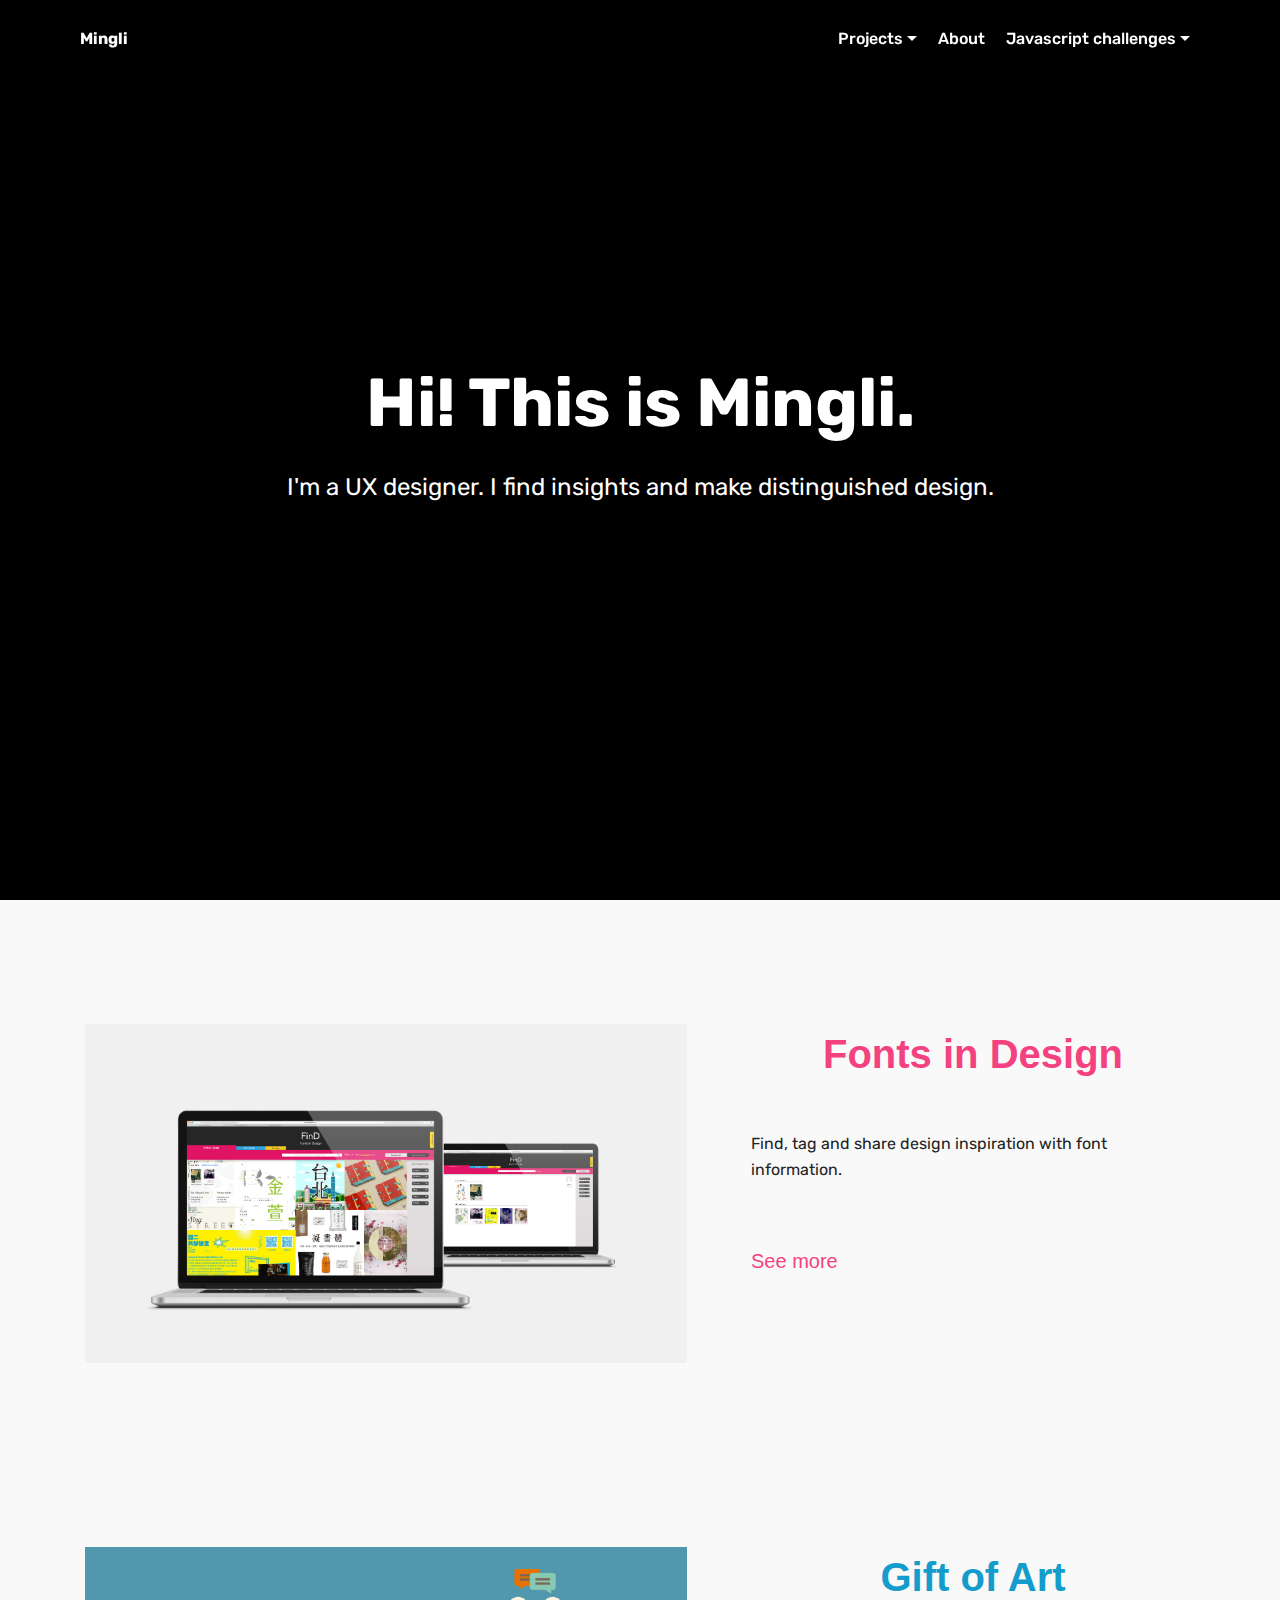
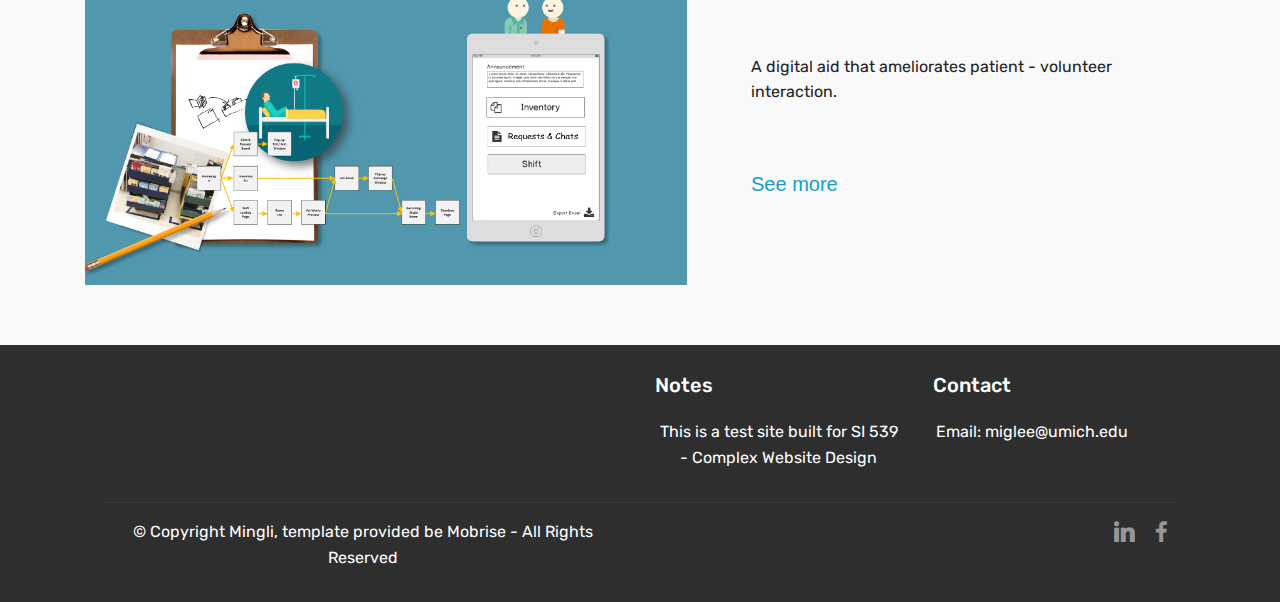
<file: index.html>
<!DOCTYPE html>
<html lang="en">
<head>
  <!-- Site made with Mobirise Website Builder v4.7.8, https://mobirise.com -->
  <meta charset="UTF-8" >
  <meta http-equiv="X-UA-Compatible" content="IE=edge">
  <meta name="generator" content="Mobirise v4.7.8, mobirise.com">
  <meta name="viewport" content="width=device-width, initial-scale=1, minimum-scale=1">
  <link rel="shortcut icon" href="assets/images/logo25.png" type="image/x-icon">
  <meta name="description" content="I'm a UX designer. I find insights and make distinghuished design.">
  <title>Mingli</title>
  <link rel="stylesheet" href="assets/web/assets/mobirise-icons/mobirise-icons.css">
  <link rel="stylesheet" href="assets/tether/tether.min.css">
  <link rel="stylesheet" href="assets/bootstrap/css/bootstrap.min.css">
  <link rel="stylesheet" href="assets/bootstrap/css/bootstrap-grid.min.css">
  <link rel="stylesheet" href="assets/bootstrap/css/bootstrap-reboot.min.css">
  <link rel="stylesheet" href="assets/socicon/css/styles.css">
  <link rel="stylesheet" href="assets/dropdown/css/style.css">
  <link rel="stylesheet" href="assets/theme/css/style.css">
  <link rel="stylesheet" href="assets/mobirise/css/mbr-additional.css" type="text/css">
  
  
  
</head>
<body>
  <section class="menu cid-qTkzRZLJNu"  id="menu1-0">
<!-- removed once="menu" on line 26 -->
    

    <nav class="navbar navbar-expand beta-menu navbar-dropdown align-items-center navbar-fixed-top navbar-toggleable-sm bg-color transparent">
        <button class="navbar-toggler navbar-toggler-right" type="button" data-toggle="collapse" data-target="#navbarSupportedContent" aria-controls="navbarSupportedContent" aria-expanded="false" aria-label="Toggle navigation">
            <div class="hamburger">
                <span></span>
                <span></span>
                <span></span>
                <span></span>
            </div>
        </button>
        <div class="menu-logo">
            <div class="navbar-brand">
                
                <span class="navbar-caption-wrap"><a class="navbar-caption text-white display-4" href="index.html">
                        Mingli</a></span>
            </div>
        </div>
        <div class="collapse navbar-collapse" id="navbarSupportedContent">
            <ul class="navbar-nav nav-dropdown" data-app-modern-menu="true"><li class="nav-item dropdown">
                    <a class="nav-link link text-white dropdown-toggle display-4" data-toggle="dropdown-submenu">
                        
                        Projects</a><div class="dropdown-menu"><div class="dropdown"></div><a class="text-white dropdown-item display-4" href="find.html" aria-expanded="true">FinD</a><a class="text-white dropdown-item display-4" href="giftofart.html" aria-expanded="true">Gift of Art</a></div>
                </li>
                <li class="nav-item">
                    <a class="nav-link link text-white display-4" href="about.html">
                        
                        About</a>
                </li><li class="nav-item dropdown">
                    <a class="nav-link link text-white dropdown-toggle display-4" data-toggle="dropdown-submenu">
                        
                        Javascript challenges</a><div class="dropdown-menu"><div class="dropdown"></div><a class="text-white dropdown-item display-4" href="challenge1.html" aria-expanded="true">Challenge 1</a><a class="text-white dropdown-item display-4" href="challenge2.html" aria-expanded="true">Challenge 2</a><a class="text-white dropdown-item display-4" href="challenge3.html" aria-expanded="true">Challenge 3</a><a class="text-white dropdown-item display-4" href="challenge4.html" aria-expanded="true">Challenge 4</a><a class="text-white dropdown-item display-4" href="challenge5.html" aria-expanded="true">Challenge 5</a></div>
                </li></ul>

        </div>
    </nav>
</section>

<section class="engine"><a href="https://mobirise.me/o">one page website templates</a></section><header class="cid-qTkA127IK8 mbr-fullscreen mbr-parallax-background" id="header2-1">

    

    

    <div class="container align-center">
        <div class="row justify-content-md-center">
            <div class="mbr-white col-md-10">
                <h1 class="mbr-section-title mbr-bold pb-3 mbr-fonts-style display-1">Hi! This is Mingli.</h1>
                
                <p class="mbr-text pb-3 mbr-fonts-style display-5">
                    I'm a UX designer. I find insights and make distinguished design.</p>
                
            </div>
        </div>
    </div>

</header>

<section class="tabs4 cid-qVPcGhwytb" id="tabs4-4">

    

    

    <div class="container">
        
        

        <div class="media-container-row mt-5 pt-3">
            <div class="mbr-figure" style="width: 60%;" >
                <img src="assets/images/03.jpg" alt="Fonts in Design">
            </div>
            <div class="tabs-container">
                <ul class="nav nav-tabs" role="tablist">
                    <li class="nav-item"><a href="giftofart.html" style="color: #f44280;font-size: 40px;font-weight: bold">
                            Fonts in Design</a></li>
                    
                    
                    
                    
                    
                </ul>
                <div class="tab-content">
                    <div id="tab1" class="tab-pane in active" role="tabpanel">
                        <div class="row">
                            <div class="col-md-12">
                                <p class="mbr-text py-5 mbr-fonts-style display-7">Find, tag and share design inspiration with font information.
                                </p>
                            </div>
                        </div>
                    </div>
                    <a href="find.html" style="color: #f44280;font-size: 20px;">See more</a>
  <!--                   <div id="tab2" class="tab-pane" role="tabpanel">
                        <div class="row">
                            <div class="col-md-12">
                                <p class="mbr-text py-5 mbr-fonts-style display-7">
                                    Mobirise themes are based on Bootstrap 3 and Bootstrap 4 - most powerful mobile first framework. Now, even if you're not code-savvy, you can be a part of an exciting growing bootstrap community.</p>
                            </div>
                        </div>
                    </div>
                    <div id="tab3" class="tab-pane" role="tabpanel">
                        <div class="row">
                            <div class="col-md-12">
                                <p class="mbr-text py-5 mbr-fonts-style display-7">
                                    Choose from the large selection of latest pre-made blocks - full-screen intro, bootstrap carousel, content slider, responsive image gallery with lightbox, parallax scrolling, video backgrounds, hamburger menu, sticky header and more.
                                </p>
                            </div>
                        </div>
                    </div>
                    <div id="tab4" class="tab-pane" role="tabpanel">
                        <div class="row">
                            <div class="col-md-12">
                                <p class="mbr-text py-5 mbr-fonts-style display-7">
                                    Sites made with Mobirise are 100% mobile-friendly according the latest Google Test and Google loves those websites (officially)!
                                </p>
                            </div>
                        </div>
                    </div>
                    <div id="tab5" class="tab-pane" role="tabpanel">
                        <div class="row">
                            <div class="col-md-12">
                                <p class="mbr-text py-5 mbr-fonts-style display-7">
                                    Mobirise themes are based on Bootstrap 3 and Bootstrap 4 - most powerful mobile first framework. Now, even if you're not code-savvy, you can be a part of an exciting growing bootstrap community.
                                </p>
                            </div>
                        </div>
                    </div>
                    <div id="tab6" class="tab-pane" role="tabpanel">
                        <div class="row">
                            <div class="col-md-12">
                                <p class="mbr-text py-5 mbr-fonts-style display-7">
                                    Choose from the large selection of latest pre-made blocks - full-screen intro, bootstrap carousel, content slider, responsive image gallery with lightbox, parallax scrolling, video backgrounds, hamburger menu, sticky header and more.
                                </p>
                            </div>
                        </div>
                    </div> -->
                </div>
            </div>
        </div>
    </div>
</section>

<section class="tabs4 cid-qVQeqYNegq" id="tabs4-20">

    

    

    <div class="container">
        
        

        <div class="media-container-row mt-5 pt-3">
            <div class="mbr-figure" style="width: 60%;">
                <img src="assets/images/034.jpg" alt="Gift of Art">
            </div>
            <div class="tabs-container">
                <ul class="nav nav-tabs" role="tablist">

                    <li class="nav-item"><a href="giftofart.html" style="font-size: 40px;font-weight: bold">
                            Gift of Art</a></li>
                    
        
                    
                </ul>
                <div class="tab-content">
                    <div class="tab-pane in active" role="tabpanel">
                        <div class="row">
                            <div class="col-md-12">
                                <p class="mbr-text py-5 mbr-fonts-style display-7">A digital aid that ameliorates patient - volunteer interaction.</p>
                            </div>
                        </div>
                    </div>
                    <a href="giftofart.html" style="color: #149dcc;font-size: 20px;">See more</a>
                    <!-- <div id="tab2" class="tab-pane" role="tabpanel">
                        <div class="row">
                            <div class="col-md-12">
                                <p class="mbr-text py-5 mbr-fonts-style display-7">
                                    Mobirise themes are based on Bootstrap 3 and Bootstrap 4 - most powerful mobile first framework. Now, even if you're not code-savvy, you can be a part of an exciting growing bootstrap community.</p>
                            </div>
                        </div>
                    </div>
                    <div id="tab3" class="tab-pane" role="tabpanel">
                        <div class="row">
                            <div class="col-md-12">
                                <p class="mbr-text py-5 mbr-fonts-style display-7">
                                    Choose from the large selection of latest pre-made blocks - full-screen intro, bootstrap carousel, content slider, responsive image gallery with lightbox, parallax scrolling, video backgrounds, hamburger menu, sticky header and more.
                                </p>
                            </div>
                        </div>
                    </div>
                    <div id="tab4" class="tab-pane" role="tabpanel">
                        <div class="row">
                            <div class="col-md-12">
                                <p class="mbr-text py-5 mbr-fonts-style display-7">
                                    Sites made with Mobirise are 100% mobile-friendly according the latest Google Test and Google loves those websites (officially)!
                                </p>
                            </div>
                        </div>
                    </div>
                    <div id="tab5" class="tab-pane" role="tabpanel">
                        <div class="row">
                            <div class="col-md-12">
                                <p class="mbr-text py-5 mbr-fonts-style display-7">
                                    Mobirise themes are based on Bootstrap 3 and Bootstrap 4 - most powerful mobile first framework. Now, even if you're not code-savvy, you can be a part of an exciting growing bootstrap community.
                                </p>
                            </div>
                        </div>
                    </div>
                    <div id="tab6" class="tab-pane" role="tabpanel">
                        <div class="row">
                            <div class="col-md-12">
                                <p class="mbr-text py-5 mbr-fonts-style display-7">
                                    Choose from the large selection of latest pre-made blocks - full-screen intro, bootstrap carousel, content slider, responsive image gallery with lightbox, parallax scrolling, video backgrounds, hamburger menu, sticky header and more.
                                </p>
                            </div>
                        </div>
                    </div> -->
                </div>
            </div>
        </div>
    </div>
</section>

<footer class="cid-qTkAaeaxX5" id="footer1-2">

    

    

    <div class="container">
        <div class="media-container-row content text-white">
            <div class="col-12 col-md-3">
                <div class="media-wrap">

                </div>
            </div>
            <div class="col-12 col-md-3 mbr-fonts-style display-7">

            </div>
            <div class="col-12 col-md-3 mbr-fonts-style display-7">
                <h5 class="pb-3">
                    Notes</h5>
                <p class="mbr-text">
                    This is a test site built for SI 539 - Complex Website Design</p>
            </div>
            <div class="col-12 col-md-3 mbr-fonts-style display-7">
                <h5 class="pb-3">
                    Contact
                </h5>
                <p class="mbr-text">Email: miglee@umich.edu &nbsp; &nbsp; &nbsp; &nbsp; &nbsp; &nbsp; &nbsp;<br></p>
            </div>
        </div>
        <div class="footer-lower">
            <div class="media-container-row">
                <div class="col-sm-12">
                    <hr>
                </div>
            </div>
            <div class="media-container-row mbr-white">
                <div class="col-sm-6 copyright">
                    <p class="mbr-text mbr-fonts-style display-7">
                        © Copyright Mingli, template provided be Mobrise - All Rights Reserved
                    </p>
                </div>
                <div class="col-md-6">
                    <div class="social-list align-right">
                        <div class="soc-item">
                            <a href="https://www.linkedin.com/in/mingli-lee-5355bb16/" aria-label="linkedin link" target="_blank">
                                <span class="socicon-linkedin socicon mbr-iconfont mbr-iconfont-social"></span>
                            </a>
                        </div>
                        <div class="soc-item">
                            <a href="https://www.facebook.com/mingli.lee.33" target="_blank" aria-label="facebook link">
                                <span class="socicon-facebook socicon mbr-iconfont mbr-iconfont-social"></span>
                            </a>
                        </div>
                        
                        
                        
                        
                    </div>
                </div>
            </div>
        </div>
    </div>
</footer>


  <script src="assets/web/assets/jquery/jquery.min.js"></script>
  <script src="assets/popper/popper.min.js"></script>
  <script src="assets/tether/tether.min.js"></script>
  <script src="assets/bootstrap/js/bootstrap.min.js"></script>
  <script src="assets/smoothscroll/smooth-scroll.js"></script>
  <script src="assets/touchswipe/jquery.touch-swipe.min.js"></script>
  <script src="assets/parallax/jarallax.min.js"></script>
  <script src="assets/mbr-tabs/mbr-tabs.js"></script>
  <script src="assets/dropdown/js/script.min.js"></script>
  <script src="assets/theme/js/script.js"></script>
  
  
</body>
</html>
</file>
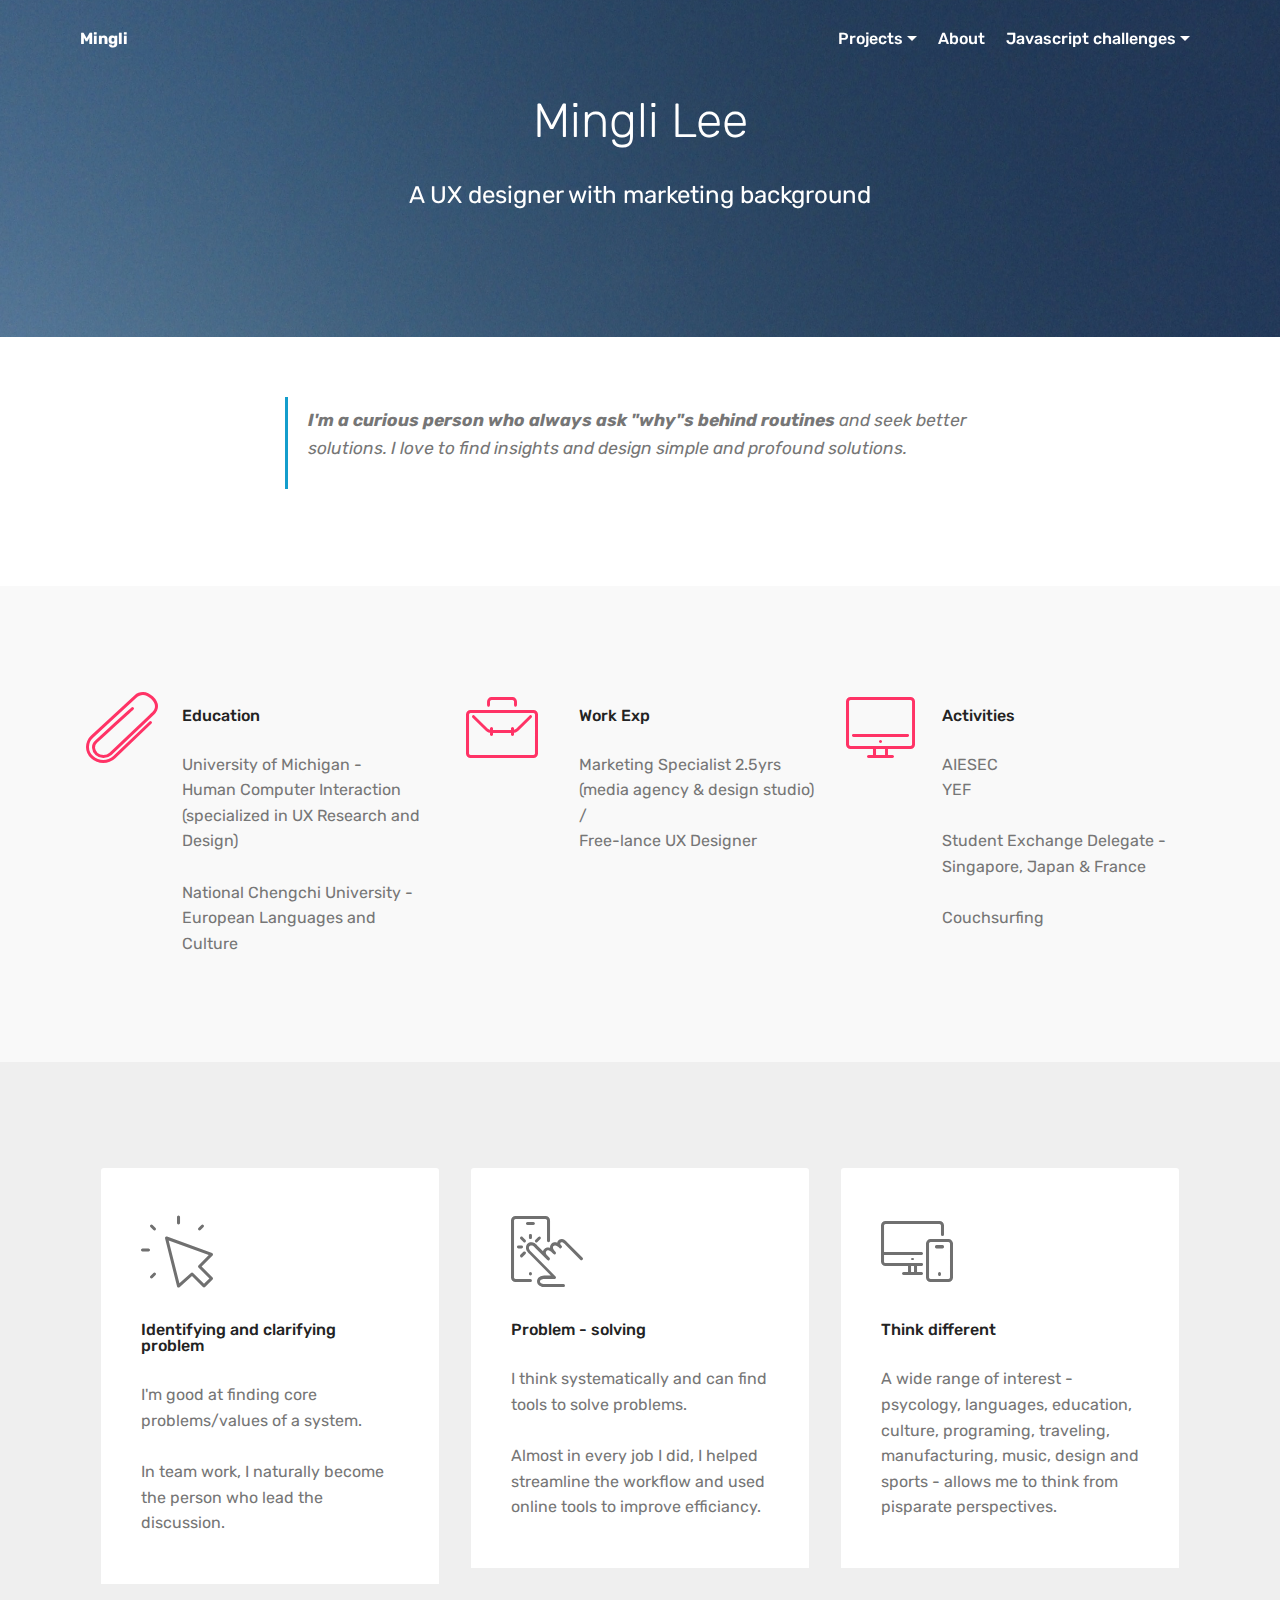
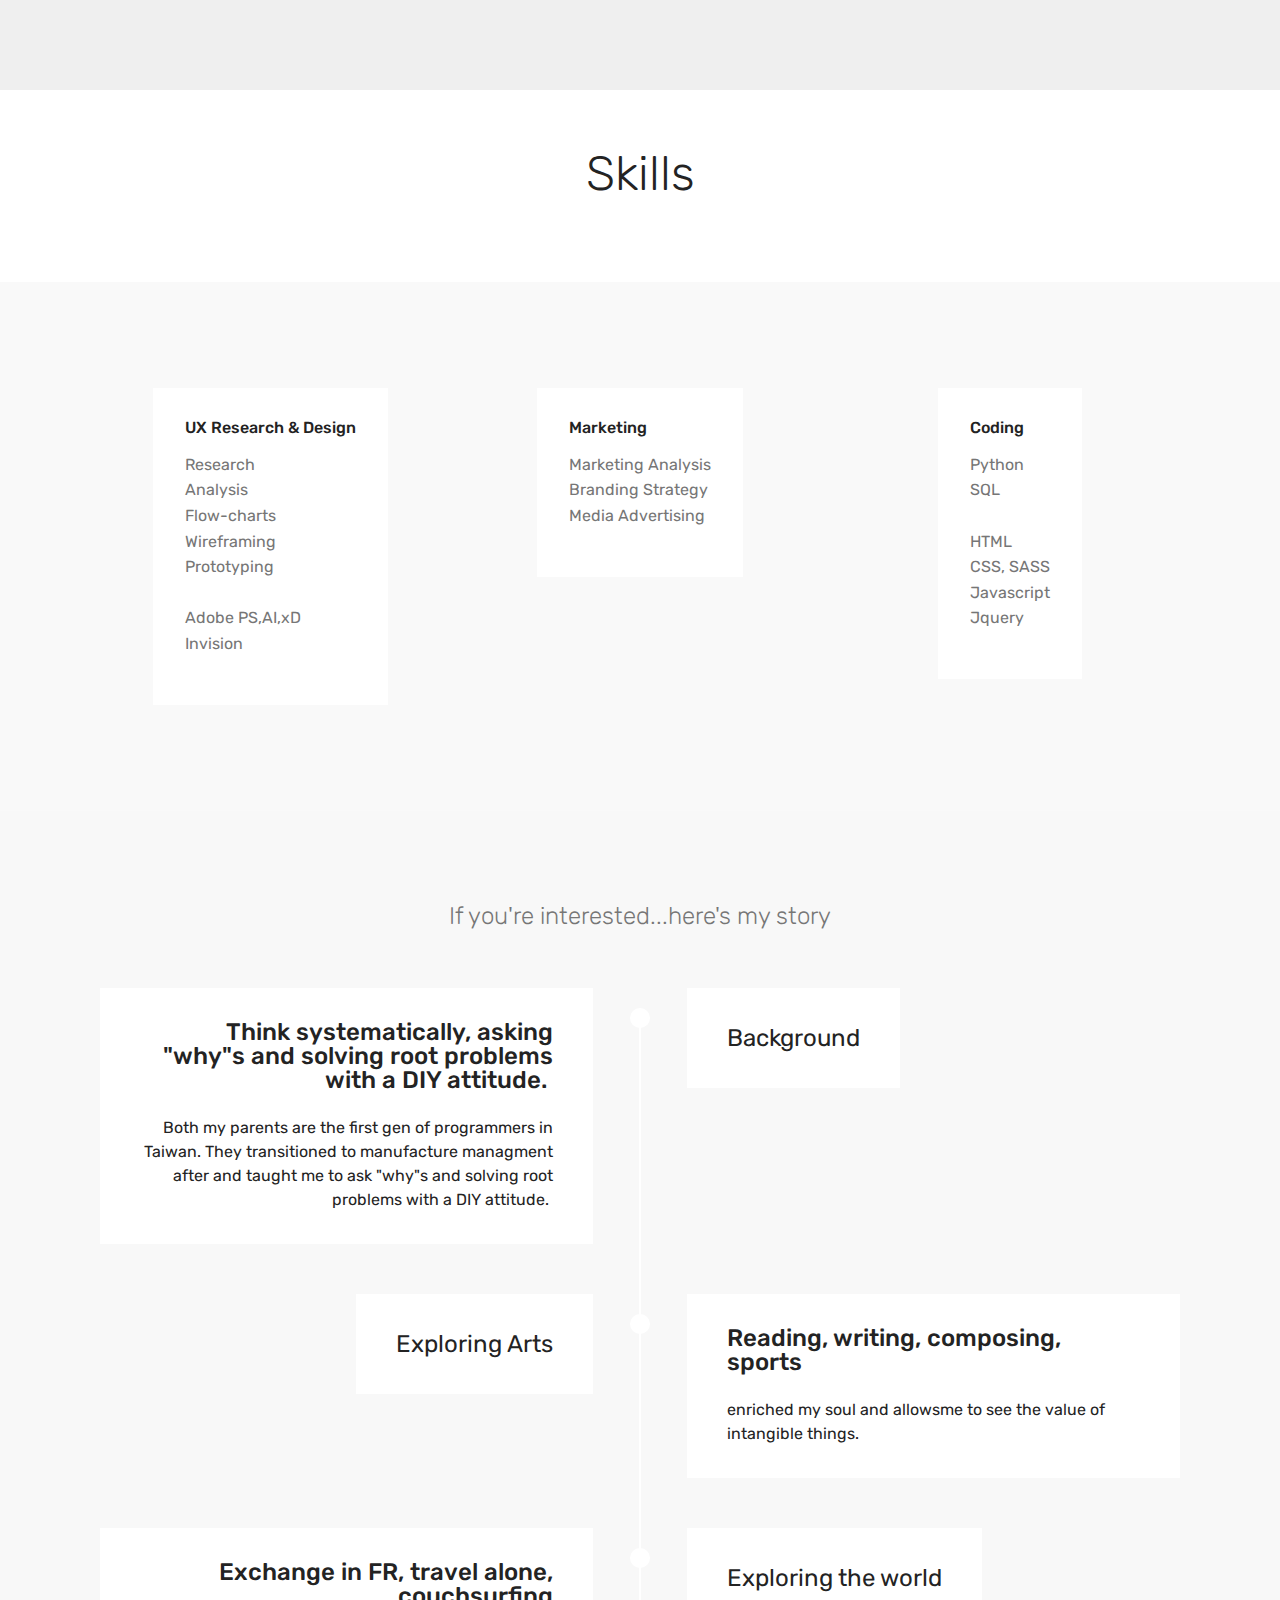
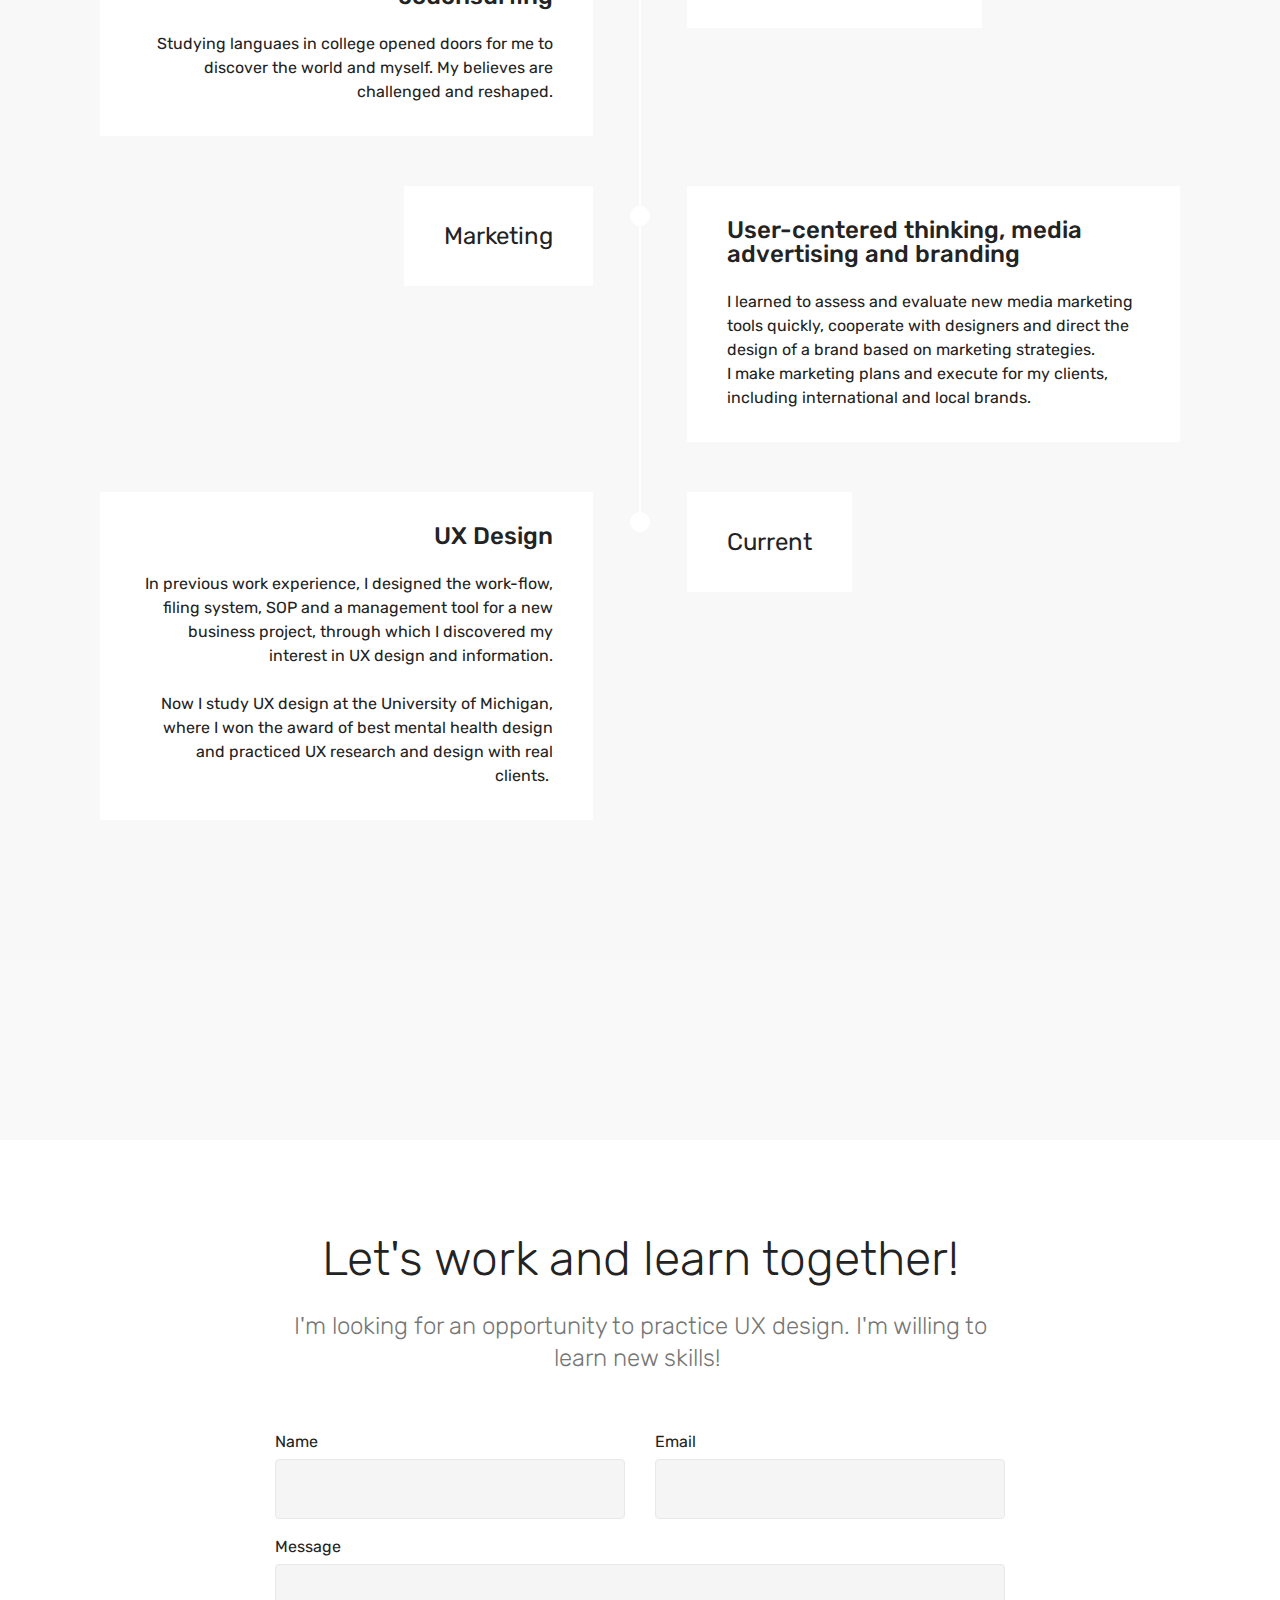
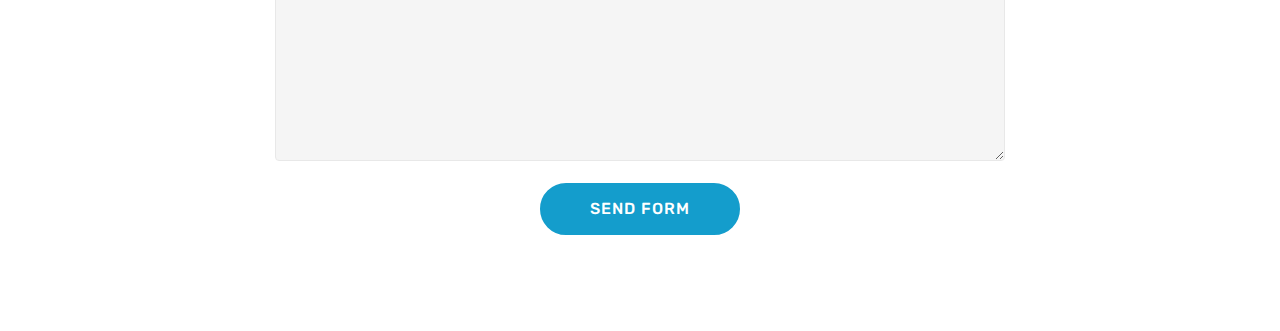
<file: about.html>
<!DOCTYPE html>
<html lang="en">
<head>
  <!-- Site made with Mobirise Website Builder v4.7.8, https://mobirise.com -->
  <meta charset="UTF-8">
  <meta http-equiv="X-UA-Compatible" content="IE=edge">
  <meta name="generator" content="Mobirise v4.7.8, mobirise.com">
  <meta name="viewport" content="width=device-width, initial-scale=1, minimum-scale=1">
  <link rel="shortcut icon" href="assets/images/logo25.png" type="image/x-icon">
  <meta name="description" content="Site Generator Description">
  <title>About</title>
  <link rel="stylesheet" href="assets/web/assets/mobirise-icons/mobirise-icons.css">
  <link rel="stylesheet" href="assets/tether/tether.min.css">
  <link rel="stylesheet" href="assets/bootstrap/css/bootstrap.min.css">
  <link rel="stylesheet" href="assets/bootstrap/css/bootstrap-grid.min.css">
  <link rel="stylesheet" href="assets/bootstrap/css/bootstrap-reboot.min.css">
  <link rel="stylesheet" href="assets/dropdown/css/style.css">
  <link rel="stylesheet" href="assets/theme/css/style.css">
  <link rel="stylesheet" href="assets/mobirise/css/mbr-additional.css" type="text/css">
  
  
  
</head>
<body>
  <section class="menu cid-qTkzRZLJNu" id="menu1-6">

    

<nav class="navbar navbar-expand beta-menu navbar-dropdown align-items-center navbar-fixed-top navbar-toggleable-sm bg-color transparent">
        <button class="navbar-toggler navbar-toggler-right" type="button" data-toggle="collapse" data-target="#navbarSupportedContent" aria-controls="navbarSupportedContent" aria-expanded="false" aria-label="Toggle navigation">
            <div class="hamburger">
                <span></span>
                <span></span>
                <span></span>
                <span></span>
            </div>
        </button>
        <div class="menu-logo">
            <div class="navbar-brand">
                
                <span class="navbar-caption-wrap"><a class="navbar-caption text-white display-4" href="index.html">
                        Mingli</a></span>
            </div>
        </div>
        <div class="collapse navbar-collapse" id="navbarSupportedContent">
            <ul class="navbar-nav nav-dropdown" data-app-modern-menu="true"><li class="nav-item dropdown">
                    <a class="nav-link link text-white dropdown-toggle display-4" data-toggle="dropdown-submenu">
                        
                        Projects</a><div class="dropdown-menu"><div class="dropdown"></div><a class="text-white dropdown-item display-4" href="find.html" aria-expanded="true">FinD</a><a class="text-white dropdown-item display-4" href="giftofart.html" aria-expanded="true">Gift of Art</a></div>
                </li>
                <li class="nav-item">
                    <a class="nav-link link text-white display-4" href="about.html">
                        
                        About</a>
                </li><li class="nav-item dropdown">
                    <a class="nav-link link text-white dropdown-toggle display-4" data-toggle="dropdown-submenu">
                        
                        Javascript challenges</a><div class="dropdown-menu"><div class="dropdown"></div><a class="text-white dropdown-item display-4" href="challenge1.html" aria-expanded="true">Challenge 1</a><a class="text-white dropdown-item display-4" href="challenge2.html" aria-expanded="true">Challenge 2</a><a class="text-white dropdown-item display-4" href="challenge3.html" aria-expanded="true">Challenge 3</a><a class="text-white dropdown-item display-4" href="challenge4.html" aria-expanded="true">Challenge 4</a><a class="text-white dropdown-item display-4" href="challenge5.html" aria-expanded="true">Challenge 5</a></div>
                </li></ul>

        </div>
    </nav>
</section>

<section class="engine"><a href="https://mobirise.me/x">free css templates</a></section><header class="header1 cid-qVPdqrGeKX mbr-parallax-background" id="header1-8">

    

    

    <div class="container">
        <div class="row justify-content-md-center">
            <div class="mbr-white col-md-10">
                
                <h3 class="mbr-section-subtitle align-center mbr-light pb-3 mbr-fonts-style display-2">Mingli Lee</h3>
                <p class="mbr-text align-center pb-3 mbr-fonts-style display-5">A UX designer with marketing background<br></p>
                
            </div>
        </div>
    </div>

</header>

<section class="mbr-section article content1 cid-qVPdK9B4ce" id="content2-9">

     

    <div class="container">
        <div class="media-container-row">
            <div class="mbr-text col-12 col-md-8 mbr-fonts-style display-7">
                <blockquote><p> <strong>I'm a curious person who always ask "why"s behind</strong>&nbsp;<strong>routines</strong> and seek better solutions. I love to find insights and design simple and profound solutions. &nbsp;</p></blockquote>
            </div>
        </div>
    </div>
</section>

<section class="features9 cid-qVPjA8u0Ui" id="features9-d">

    

    
    <div class="container">
        <div class="row justify-content-center">
            <div class="card p-3 col-12 col-md-6 col-lg-4">
                <div class="media-container-row">
                    <div class="card-img pr-2">
                        <span class="mbr-iconfont mbri-paperclip"></span>
                    </div>
                    <div class="card-box">
                        <h4 class="card-title py-3 mbr-fonts-style display-7">Education</h4>
                        <p class="mbr-text mbr-fonts-style display-7">
                           University of Michigan - <br>Human Computer Interaction (specialized in UX Research and Design)<br><br>National Chengchi University -&nbsp;<br>European Languages and Culture</p>
                    </div>
                </div>
            </div>

            <div class="card p-3 col-12 col-md-6 col-lg-4">
                <div class="media-container-row">
                    <div class="card-img pr-2">
                        <span class="mbr-iconfont mbri-briefcase"></span>
                    </div>
                    <div class="card-box">
                        <h4 class="card-title py-3 mbr-fonts-style display-7">
                            Work Exp</h4>
                        <p class="mbr-text mbr-fonts-style display-7">
                           Marketing Specialist 2.5yrs<br>(media agency &amp; design studio)<br>/<br>Free-lance UX Designer<br><br></p>
                    </div>
                </div>
            </div>

            <div class="card p-3 col-12 col-md-6 col-lg-4">
                <div class="media-container-row">
                    <div class="card-img pr-2">
                        <span class="mbri-desktop mbr-iconfont"></span>
                    </div>
                    <div class="card-box">
                        <h4 class="card-title py-3 mbr-fonts-style display-7">
                            Activities</h4>
                        <p class="mbr-text mbr-fonts-style display-7">
                           AIESEC<br>YEF<br><br>Student Exchange Delegate - Singapore, Japan &amp; France<br><br>Couchsurfing<br><br></p>
                    </div>
                </div>
            </div>

            
        </div>
    </div>
</section>

<section class="features6 cid-qVPj2vA7nC" id="features6-c">
    
    

    
    <div class="container">
        <div class="media-container-row">

            <div class="card p-3 col-12 col-md-6 col-lg-4">
                <div class="card-img pb-3">
                    <span class="mbr-iconfont mbri-cursor-click"></span>
                </div>
                <div class="card-box">
                    <h4 class="card-title py-3 mbr-fonts-style display-7">Identifying and clarifying problem</h4>
                    <p class="mbr-text mbr-fonts-style display-7">
                       I'm good at finding core problems/values of a system.&nbsp;<br><br>In team work, I naturally become the person who lead the discussion.</p>
                </div>
            </div>

            <div class="card p-3 col-12 col-md-6 col-lg-4">
                <div class="card-img pb-3">
                    <span class="mbri-touch mbr-iconfont"></span>
                </div>
                <div class="card-box">
                    <h4 class="card-title py-3 mbr-fonts-style display-7">
                        Problem - solving</h4>
                    <p class="mbr-text mbr-fonts-style display-7">
                       I think systematically and can find tools to solve problems.&nbsp;<br><br>Almost in every job I did, I helped streamline the workflow and used online tools to improve efficiancy.</p>
                </div>
            </div>

            <div class="card p-3 col-12 col-md-6 col-lg-4">
                <div class="card-img pb-3">
                    <span class="mbri-responsive mbr-iconfont"></span>
                </div>
                <div class="card-box">
                    <h4 class="card-title py-3 mbr-fonts-style display-7">
                        Think different</h4>
                    <p class="mbr-text mbr-fonts-style display-7">A wide range of interest - psycology, languages, education, culture, programing, traveling, manufacturing, music, design and sports - allows me to think from pisparate perspectives. &nbsp;</p>
                </div>
            </div>

            

        </div>

    </div>

</section>

<section class="mbr-section content4 cid-qVQFNpsayb" id="content4-22">

    

    <div class="container">
        <div class="media-container-row">
            <div class="title col-12 col-md-8">
                <h2 class="align-center pb-3 mbr-fonts-style display-2">
                    Skills</h2>
                
                
            </div>
        </div>
    </div>
</section>

<section class="features4 cid-qVQEH4PeAQ" id="features4-21">
    
         

    
    <div class="container">
        <div class="media-container-row">
            <div class="card p-3 col-12 col-md-6 col-lg-4">
                <div class="card-wrapper media-container-row media-container-row">
                    <div class="card-box">
                        <h4 class="card-title pb-3 mbr-fonts-style display-7">
                            UX Research &amp; Design</h4>
                        <p class="mbr-text mbr-fonts-style display-7">Research<br>Analysis<br>Flow-charts<br>Wireframing<br>Prototyping<br><br>Adobe PS,AI,xD<br>Invision</p>
                    </div>
                </div>
            </div>

            <div class="card p-3 col-12 col-md-6 col-12 col-md-6 col-lg-4">
                <div class="card-wrapper media-container-row">
                    <div class="card-box">
                        <h4 class="card-title pb-3 mbr-fonts-style display-7">
                            Marketing</h4>
                        <p class="mbr-text mbr-fonts-style display-7">
                            Marketing Analysis<br>Branding Strategy<br>Media Advertising</p>
                    </div>
                </div>
            </div>

            <div class="card p-3 col-12 col-md-6 col-lg-4">
                <div class="card-wrapper media-container-row">
                    <div class="card-box">
                        <h4 class="card-title pb-3 mbr-fonts-style display-7">
                            Coding</h4>
                        <p class="mbr-text mbr-fonts-style display-7">
                            Python<br>SQL<br><br>HTML<br>CSS, SASS<br>Javascript<br>Jquery</p>
                    </div>
                </div>
            </div>

            
        </div>
    </div>
</section>

<section class="timeline1 cid-qVPjN949a9" id="timeline1-e">

    

    

    <div class="container align-center">
        
        <h3 class="mbr-section-subtitle pb-5 mbr-fonts-style display-5">
            If you're interested...here's my story</h3>

        <div class="container timelines-container" >
            <div class="row timeline-element reverse separline">      
                 <div class="timeline-date-panel col-xs-12 col-md-6  align-left">         
                    <div class="time-line-date-content">
                        <p class="mbr-timeline-date mbr-fonts-style display-5">Background</p>
                    </div>
                </div>
           <span class="iconBackground"></span>
            <div class="col-xs-12 col-md-6 align-right">
                <div class="timeline-text-content">
                    <h4 class="mbr-timeline-title pb-3 mbr-fonts-style display-5">Think systematically, asking "why"s and solving root problems with a DIY attitude.&nbsp;</h4>
                    <p class="mbr-timeline-text mbr-fonts-style display-7">Both my parents are the first gen of programmers in Taiwan. They transitioned to manufacture managment after and taught me to ask "why"s and solving root problems with a DIY attitude.&nbsp;</p>
                 </div>
            </div>
            </div>

            <div class="row timeline-element  separline">
                <div class="timeline-date-panel col-xs-12 col-md-6 align-right">
                    <div class="time-line-date-content">
                        <p class="mbr-timeline-date mbr-fonts-style display-5">
                            Exploring Arts</p>
                    </div>
                </div>
                <span class="iconBackground"></span>
                <div class="col-xs-12 col-md-6 align-left ">
                    <div class="timeline-text-content">
                        <h4 class="mbr-timeline-title pb-3 mbr-fonts-style display-5">Reading, writing, composing, sports</h4>
                        <p class="mbr-timeline-text mbr-fonts-style display-7">enriched my soul and allowsme to see the value of intangible things.</p>
                    </div>
                </div>
            </div> 


            <div class="row timeline-element reverse separline">
                <div class="timeline-date-panel col-xs-12 col-md-6  align-left">
                    <div class="time-line-date-content">
                        <p class="mbr-timeline-date mbr-fonts-style display-5">
                            Exploring the world</p>
                    </div>
                </div>
                <span class="iconBackground"></span>
                <div class="col-xs-12 col-md-6 align-right">
                    <div class="timeline-text-content">
                        <h4 class="mbr-timeline-title pb-3 mbr-fonts-style display-5">Exchange in FR, travel alone, couchsurfing</h4>      
                        <p class="mbr-timeline-text mbr-fonts-style display-7">
                            Studying languaes in college opened doors for me to discover the world and myself. My believes are challenged and reshaped.</p>
                    </div>
                </div>
            </div>

            <div class="row timeline-element  separline">
                <div class="timeline-date-panel col-xs-12 col-md-6 align-right">
                    <div class="time-line-date-content">
                        <p class="mbr-timeline-date mbr-fonts-style display-5">
                            Marketing</p>
                    </div>
                </div>
                <span class="iconBackground"></span>
                <div class="col-xs-12 col-md-6 align-left ">
                    <div class="timeline-text-content">
                        <h4 class="mbr-timeline-title pb-3 mbr-fonts-style display-5">User-centered thinking, media advertising and branding</h4>
                        <p class="mbr-timeline-text mbr-fonts-style display-7">
                            I learned to assess and evaluate new media marketing tools quickly, cooperate with designers and direct the design of a brand based on marketing strategies.&nbsp;<br>I make marketing plans and execute for my clients, including international and local brands.</p>
                    </div>
                </div>
            </div>


            <div class="row timeline-element reverse">
                <div class="timeline-date-panel col-xs-12 col-md-6  align-left">
                    <div class="time-line-date-content">
                        <p class="mbr-timeline-date mbr-fonts-style display-5">
                            Current</p>
                    </div>
                </div>
                <span class="iconBackground"></span>
                <div class="col-xs-12 col-md-6 align-right">
                    <div class="timeline-text-content">
                        <h4 class="mbr-timeline-title pb-3 mbr-fonts-style display-5">
                            UX Design</h4>
                        <p class="mbr-timeline-text mbr-fonts-style display-7">In previous work experience, I designed the work-flow, filing system, SOP and a management tool for a new business project, through which I discovered my interest in UX design and information. <br><br>Now I study UX design at the University of Michigan, where I won the award of best mental health design and practiced UX research and design with real clients.&nbsp;</p>
                    </div>
                </div>
            </div>


            

            
        </div>
    </div>
</section>

<section class="features13 cid-qVPdZSvMaS" id="features13-b">

    

    
    </section>

<section class="mbr-section form1 cid-qVQGbpKHHu" id="form1-23">

    

    
    <div class="container">
        <div class="row justify-content-center">
            <div class="title col-12 col-lg-8">
                <h2 class="mbr-section-title align-center pb-3 mbr-fonts-style display-2">Let's work and learn together!</h2>
                <h3 class="mbr-section-subtitle align-center mbr-light pb-3 mbr-fonts-style display-5">
                    I'm looking for an opportunity to practice UX design. I'm willing to learn new skills!&nbsp;</h3>
            </div>
        </div>
    </div>
    <div class="container">
        <div class="row justify-content-center">
            <div class="media-container-column col-lg-8" data-form-type="formoid">
                    <div data-form-alert="" hidden="">Thank you!</div>
            
                    <form class="mbr-form" action="https://mobirise.com/" method="post" data-form-title="Mobirise Form"><input type="hidden" name="email" data-form-email="true" value="XowIO1Ym9YuAbd73THhZlo17CNZD7mMWX7eOlZlvA8vG0S5Da24iHu12DrvAcbTRpWxs09d26fhjn7DkK7TAt3x9ZBi6ygLRecFeGIbpazxH19AznJonsuqlNB26XmsR" data-form-field="Email">
                        <div class="row row-sm-offset">
                            <div class="col-md-4 multi-horizontal" data-for="name">
                                <div class="form-group">
                                    <label class="form-control-label mbr-fonts-style display-7" for="name-form1-23">Name</label>
                                    <input type="text" class="form-control" name="name" data-form-field="Name" required="" id="name-form1-23">
                                </div>
                            </div>
                            <div class="col-md-4 multi-horizontal" data-for="email">
                                <div class="form-group">
                                    <label class="form-control-label mbr-fonts-style display-7" for="email-form1-23">Email</label>
                                    <input type="email" class="form-control" name="email" data-form-field="Email" required="" id="email-form1-23">
                                </div>
                            </div>
                            
                        </div>
                        <div class="form-group" data-for="message">
                            <label class="form-control-label mbr-fonts-style display-7" for="message-form1-23">Message</label>
                            <textarea  class="form-control" name="message" rows="7" data-form-field="Message" id="message-form1-23"></textarea>
                        </div>
            
                        <span class="input-group-btn">
                            <button  type="submit" class="btn btn-primary btn-form display-4">SEND FORM</button>
                        </span>
                    </form>
            </div>
        </div>
    </div>
</section>


  <script src="assets/web/assets/jquery/jquery.min.js"></script>
  <script src="assets/popper/popper.min.js"></script>
  <script src="assets/tether/tether.min.js"></script>
  <script src="assets/bootstrap/js/bootstrap.min.js"></script>
  <script src="assets/smoothscroll/smooth-scroll.js"></script>
  <script src="assets/dropdown/js/script.min.js"></script>
  <script src="assets/touchswipe/jquery.touch-swipe.min.js"></script>
  <script src="assets/parallax/jarallax.min.js"></script>
  <script src="assets/theme/js/script.js"></script>
  <script src="assets/formoid/formoid.min.js"></script>
  
  
</body>
</html>
</file>
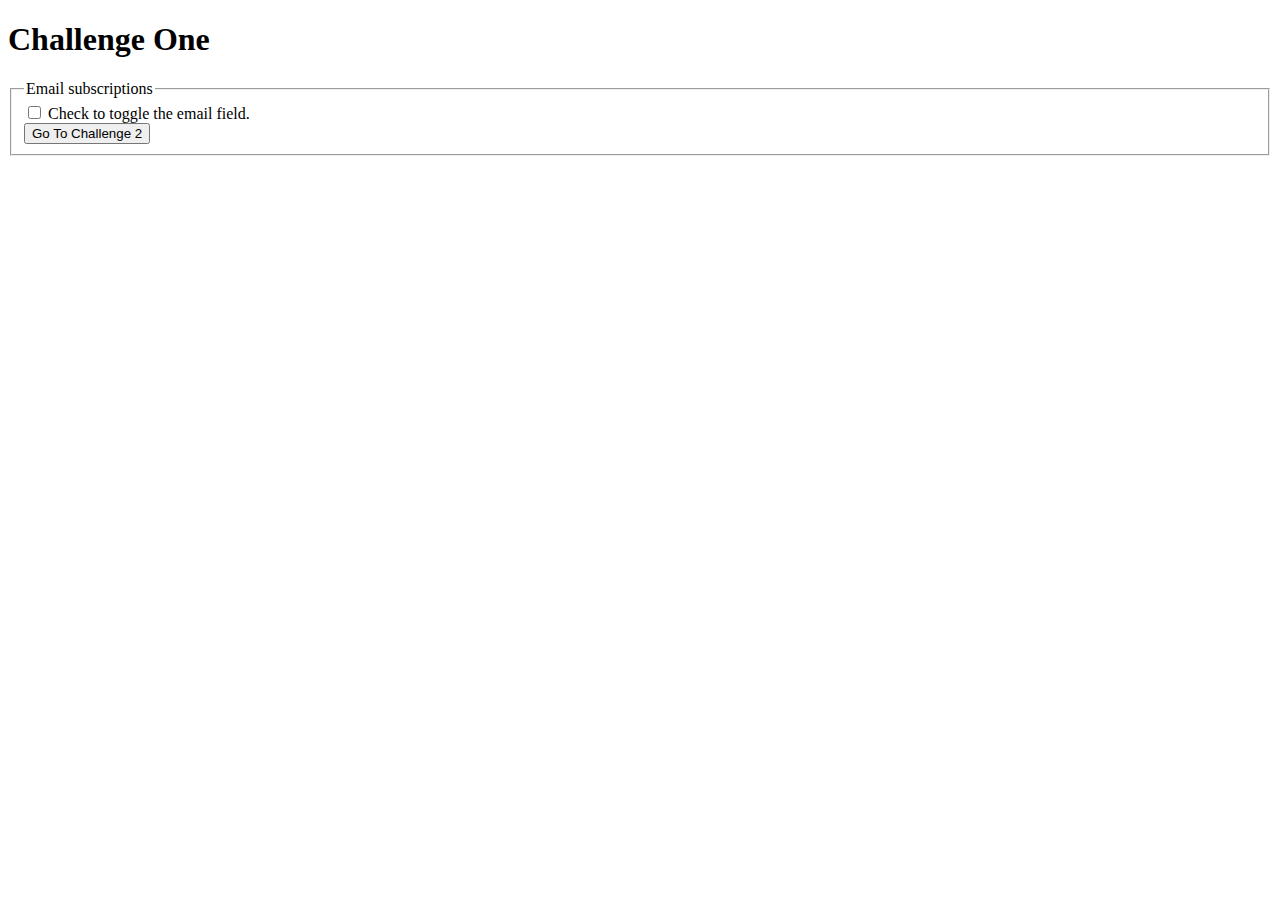
<file: challenge1.html>
<!DOCTYPE html>
<html lang="en">
  <head>
    <title>JavaScript Challenges</title>
    <style>
    /*    YOUR CSS CODE HERE */ 
    #emailfield {display: none}
    </style>
<!--     <script src="https://ajax.googleapis.com/ajax/libs/jquery/3.3.1/jquery.min.js"></script> -->

  </head>
  <body>
    <h1>Challenge One</h1>
    <form action="challenge2.html">
      <fieldset>
        <legend>Email subscriptions</legend>
        <div id="check">
          <label>
            <input type="checkbox" name="subscribe" id="subscribe" onchange="toggleEmail()">
            Check to toggle the email field.
          </label>
        </div>

        <div id="emailfield">
          <label>
            Email Address: 
            <input type="text" name="email" id="email">
          </label>
        </div>

        <input type = "submit" value = "Go To Challenge 2">
      </fieldset>
    </form>
    <script>
    /*    YOUR JavaScript/jQuery CODE HERE */ 
  function toggleEmail(){ 
    var checkedOrNot = document.getElementById("subscribe").checked;
    console.log(checkedOrNot);
    if(checkedOrNot) {document.getElementById("emailfield").style.display = "block"} 
    else{document.getElementById("emailfield").style.display = "none"}

  } 
    </script>
    <noscript> 
      <style>
      #emailfield {display: block}
      </style></noscript>
  </body>
</html>
</file>
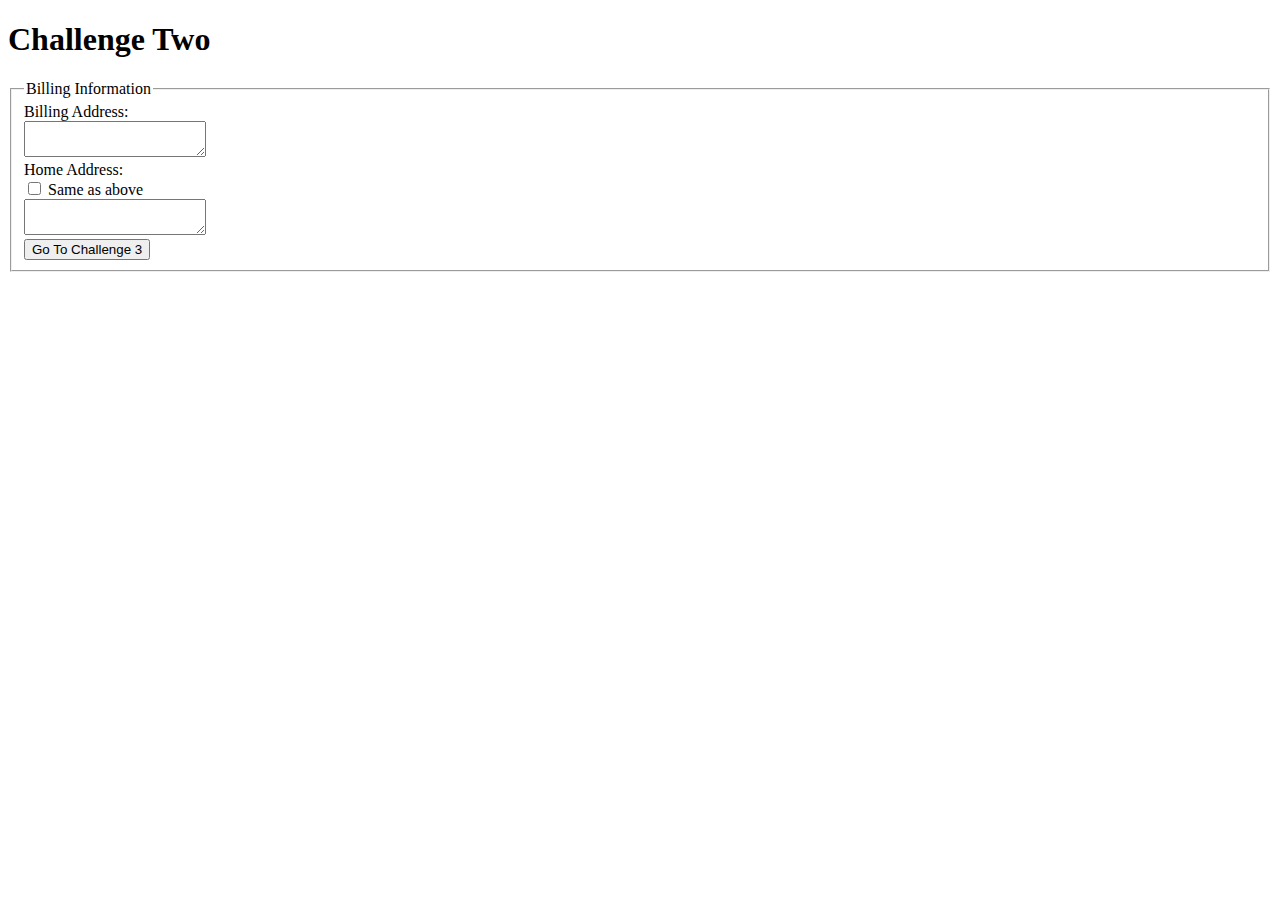
<file: challenge2.html>
<!DOCTYPE html>
<html lang="en">
<head>
	<meta charset="UTF-8">
	<title>Challenge Two</title>
    
</head>
<body>
    <h1>Challenge Two</h1>
    <form action="challenge3.html">
      <fieldset>
        <legend>Billing Information</legend>
        <div>
          <label for ="billing">Billing Address:</label><br>
          <textarea name="billingAdd" id="billing"></textarea>
        </div>

        <div>
          <label for ="home">Home Address:</label><br>
          <input type="checkbox" name="useBilling" onclick = "setHomeAddress()" id="useBilling"> Same as above <br>
        <textarea name="homeAdd" id="home"></textarea>
        </div>
        <input type = "submit" value = "Go To Challenge 3">
      </fieldset>
      </form>
<!-- // YOUR  JavaScript/jQuery CODE HERE -->
    <script>
     function setHomeAddress(){
      var billing = document.getElementById("billing").value
      // var home = document.getElementById("home").value
      var checkedOrNot = document.getElementById("useBilling").checked
      if (checkedOrNot) {
        console.log(checkedOrNot);
        // home = billing doesn't work
        document.getElementById("home").value= billing;
        console.log("billing: "+billing);
        document.getElementById("home").disabled = "true";
      }
      else {
          console.log(checkedOrNot);
          document.getElementById("home").disabled = "false";
          document.getElementById("home").removeAttribute("disabled") ;
          document.getElementById("home").value = ""
        }

     }
    </script>
</body>
</html>
</file>
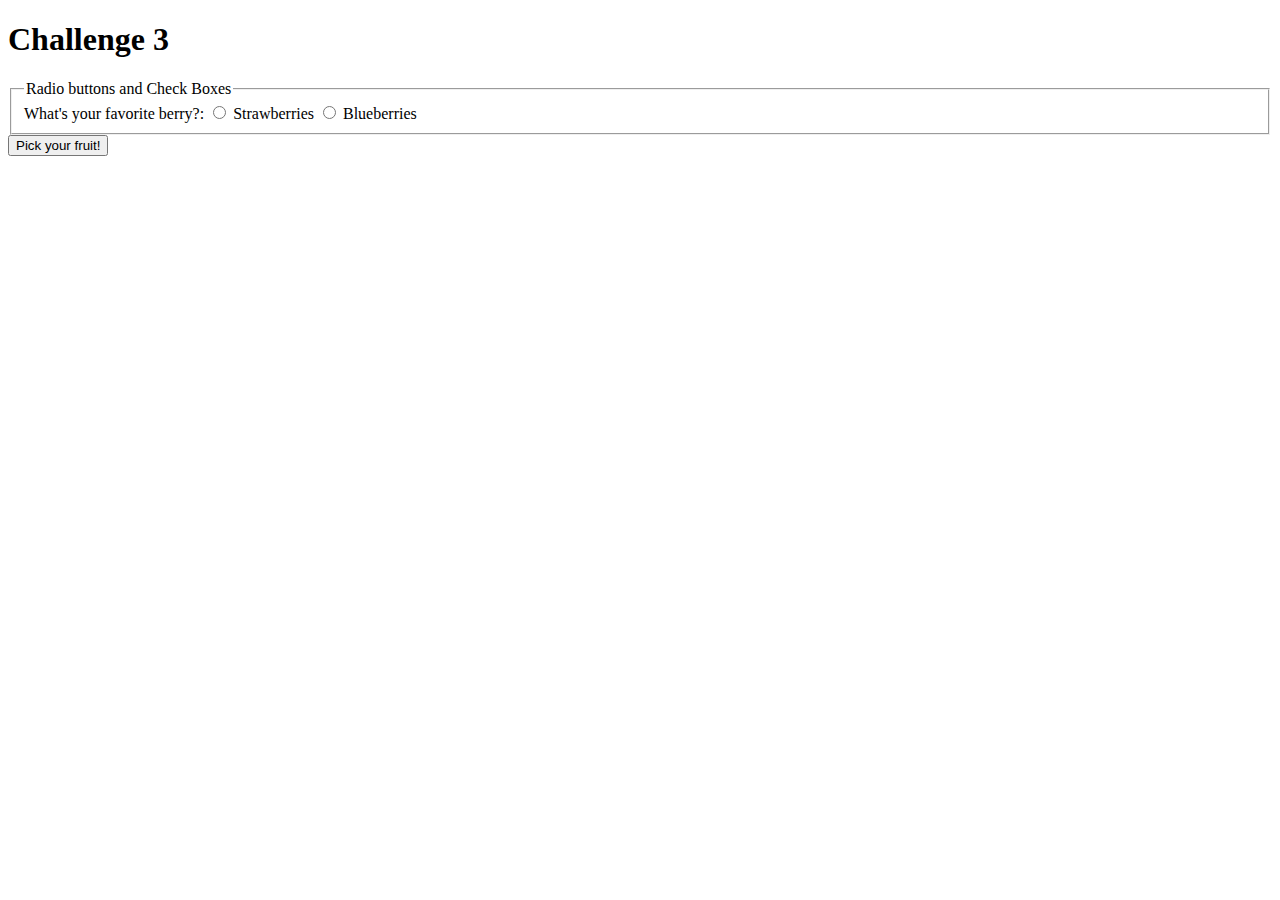
<file: challenge3.html>
<!DOCTYPE html>
<html lang="en">
<head>
	<meta charset="UTF-8">
	<title>Challenge 3</title>
    <script>
    function checkForm(){
    	// Write a function that ensures at least one but ONLY one radio button is selected.  Make sure the form action is not performed if either field is blank.
      var bs = document.getElementById("opt-straw").checked
      var bb = document.getElementById("opt-blue").checked
      if (!bs && !bb ) {alert("Please select at least one option."); return false}
        // I made it impossible to choose both options by adjusting the HTML code. So this following line is actually not neccessary.
        // else if (bs ="true" && bs = "true") {alert("Please select only one option."); return false}
		} 
    </script>
</head>
<body>
  <h1> Challenge 3</h1>
	 <form action="challenge4.html" 
        onsubmit= "return checkForm()">
      <fieldset>
        <legend>Radio buttons and Check Boxes</legend>
        <div>
          What's your favorite berry?: 
          <label>
            <input type="radio" value = "s" name = "favorite" id="opt-straw"> Strawberries
          </label>
          <label>
            <input type="radio" value = "b" name = "favorite" id="opt-blue"> Blueberries
        </label>
      </div>
  </fieldset>
  <input type="submit" value="Pick your fruit!">
</form>
</body>
</html>
</file>
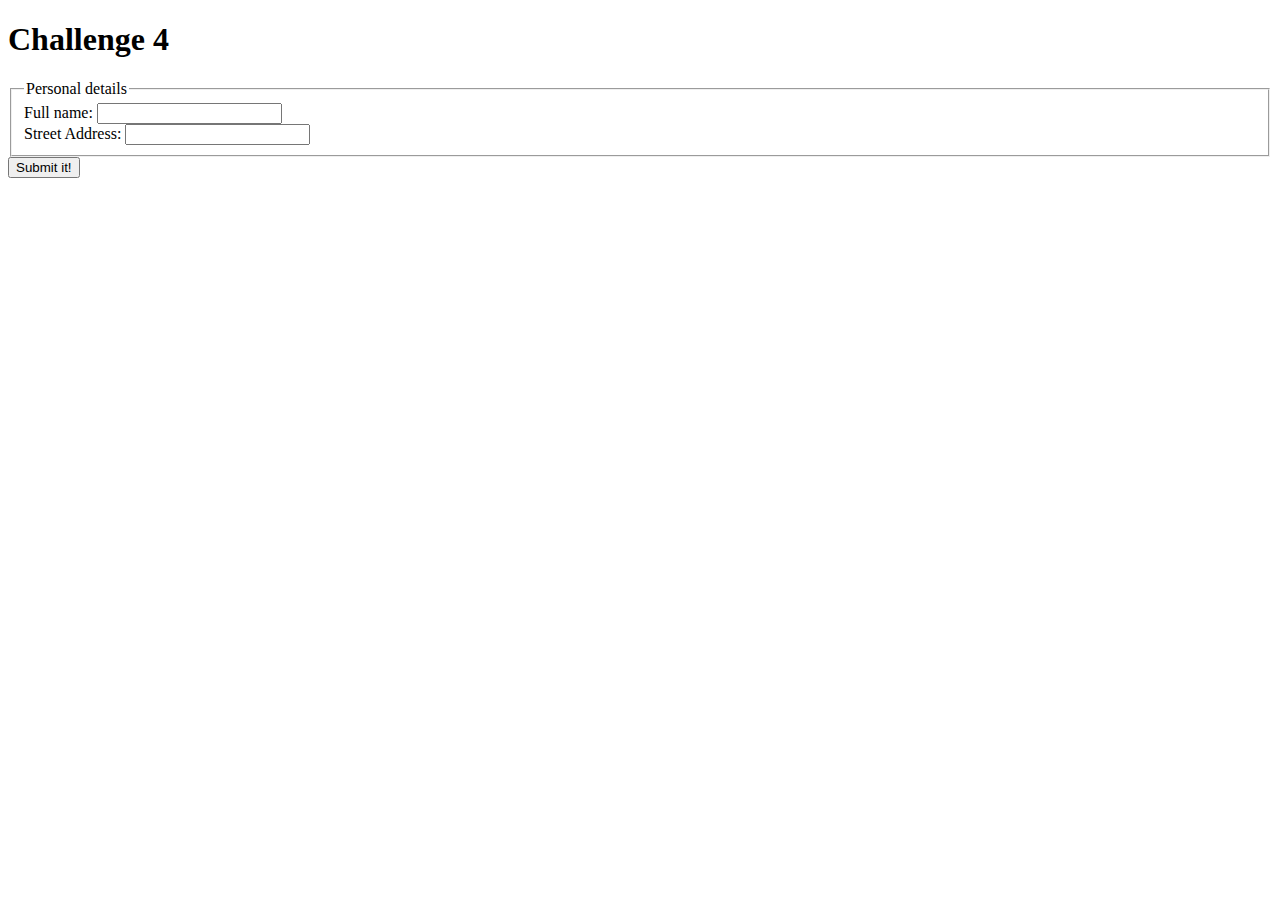
<file: challenge4.html>
<!DOCTYPE html>
<html lang="en">
<head>
	<meta charset="UTF-8">
	<title>Challenge 4</title>
    <link href="https://fonts.googleapis.com/css?family=Markazi+Text" rel="stylesheet">
    <style>

    .errormsg { 
        /*font: Use a cool Google font*/
        font-family: 'Markazi Text', serif;
    	color:red;
    	display:none; } 
    </style>
    
</head>
<body>
    <h1>Challenge 4</h1>
	<form action="challenge5.html" onsubmit=" return checkForm()">
        <fieldset>
        <legend>Personal details</legend>
          <label for="fullname">Full name: </label>
            <input type="text" name="fullname" id="fullname"><br/>
            <p class="errormsg" id="nameerrormsg">Please enter your name above!</p>

          <label for ="streetaddr"></label>
            Street Address:
            <input type="text" name="streetaddr" id="streetaddr">
            <p class="errormsg" id="addrerrormsg">Please enter your street address!</p>
        </fieldset>
        <input type="submit" value="Submit it!"> 
    </form>
    <script>
    function checkForm(){
        // Write a function that displays the appropriate error message(s) if a field is left blank.  Make sure the form action is not performed if either field is blank.
        var name = document.getElementById("fullname").value
        var addr = document.getElementById("streetaddr").value
        console.log(name)
        // if name="" doesn't work
        if (!name) {document.getElementById("nameerrormsg").style.display = "block"}
            else{document.getElementById("nameerrormsg").style.display = "none"}
        if (!addr) {document.getElementById("addrerrormsg").style.display = "block" }
            else{document.getElementById("addrerrormsg").style.display = "none"}
        if (!name || !addr) {return false}
    }  
    </script>
</body>
</html>
</file>
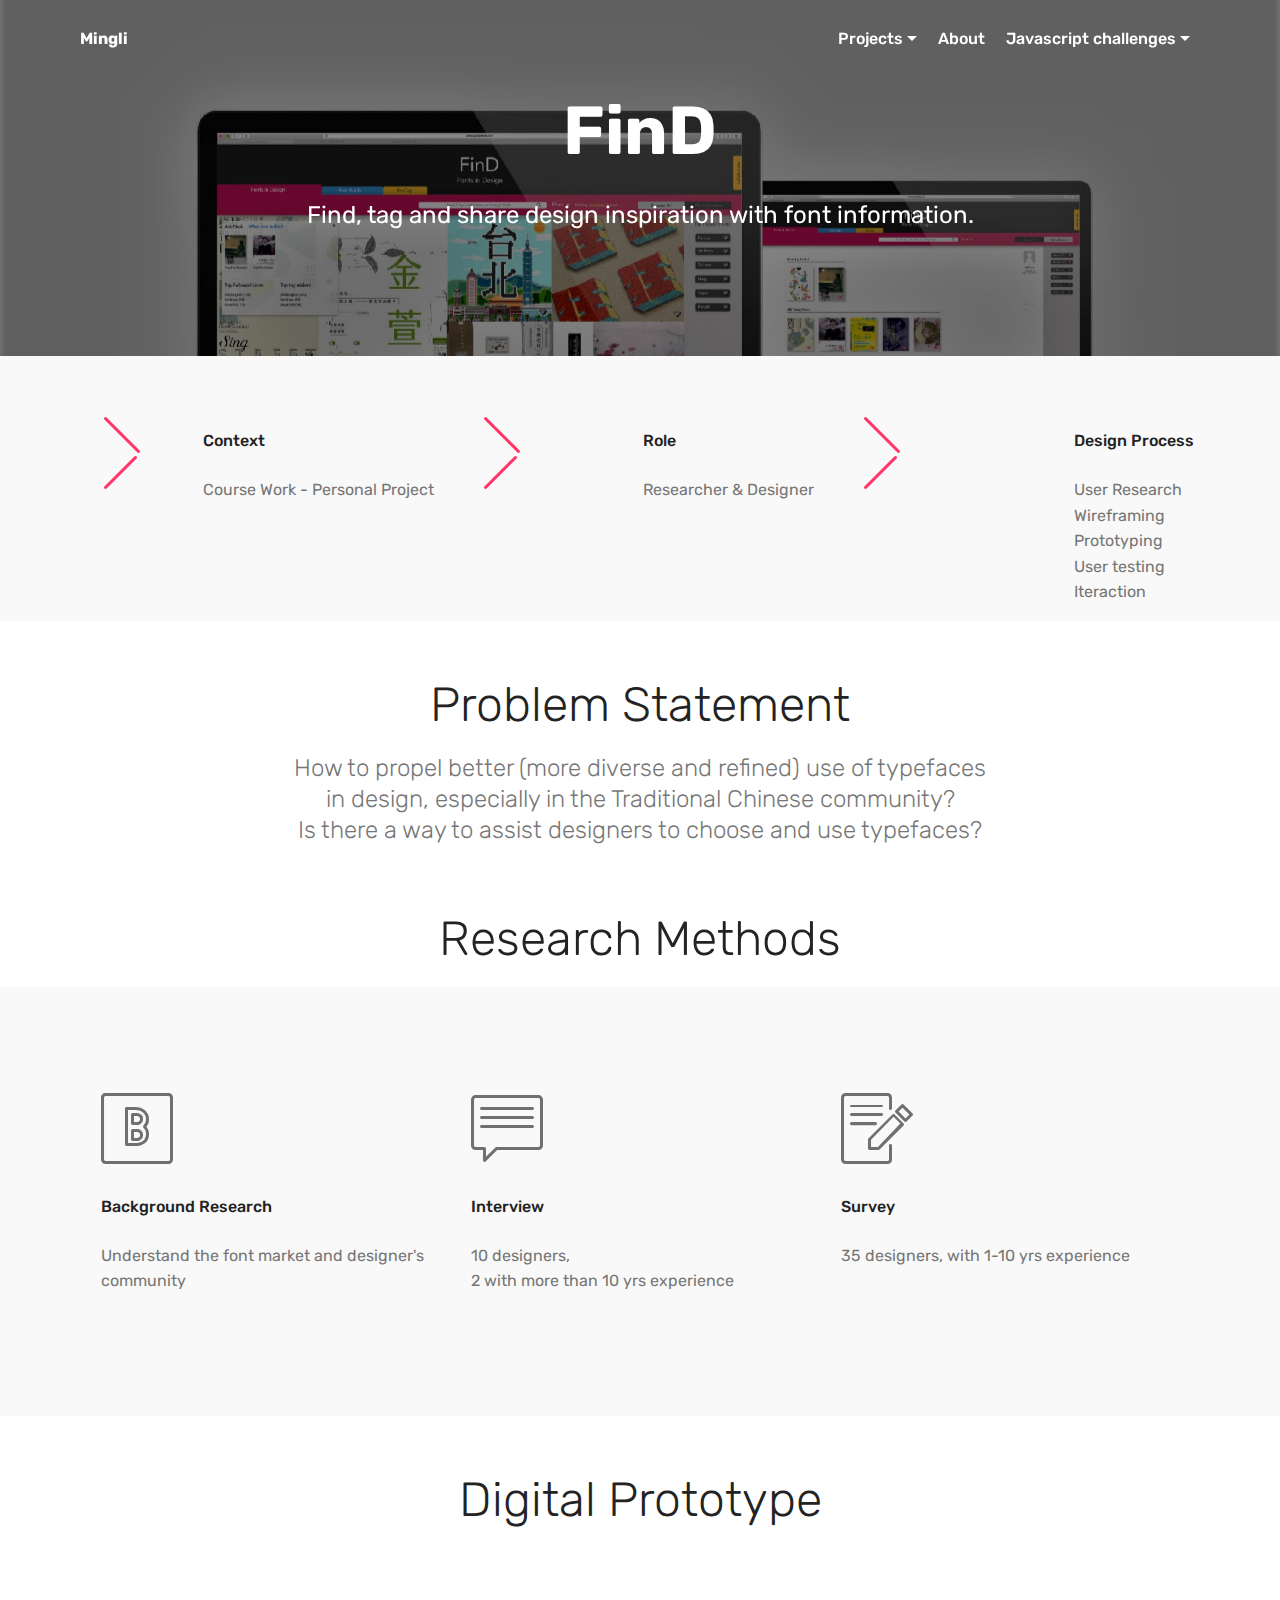
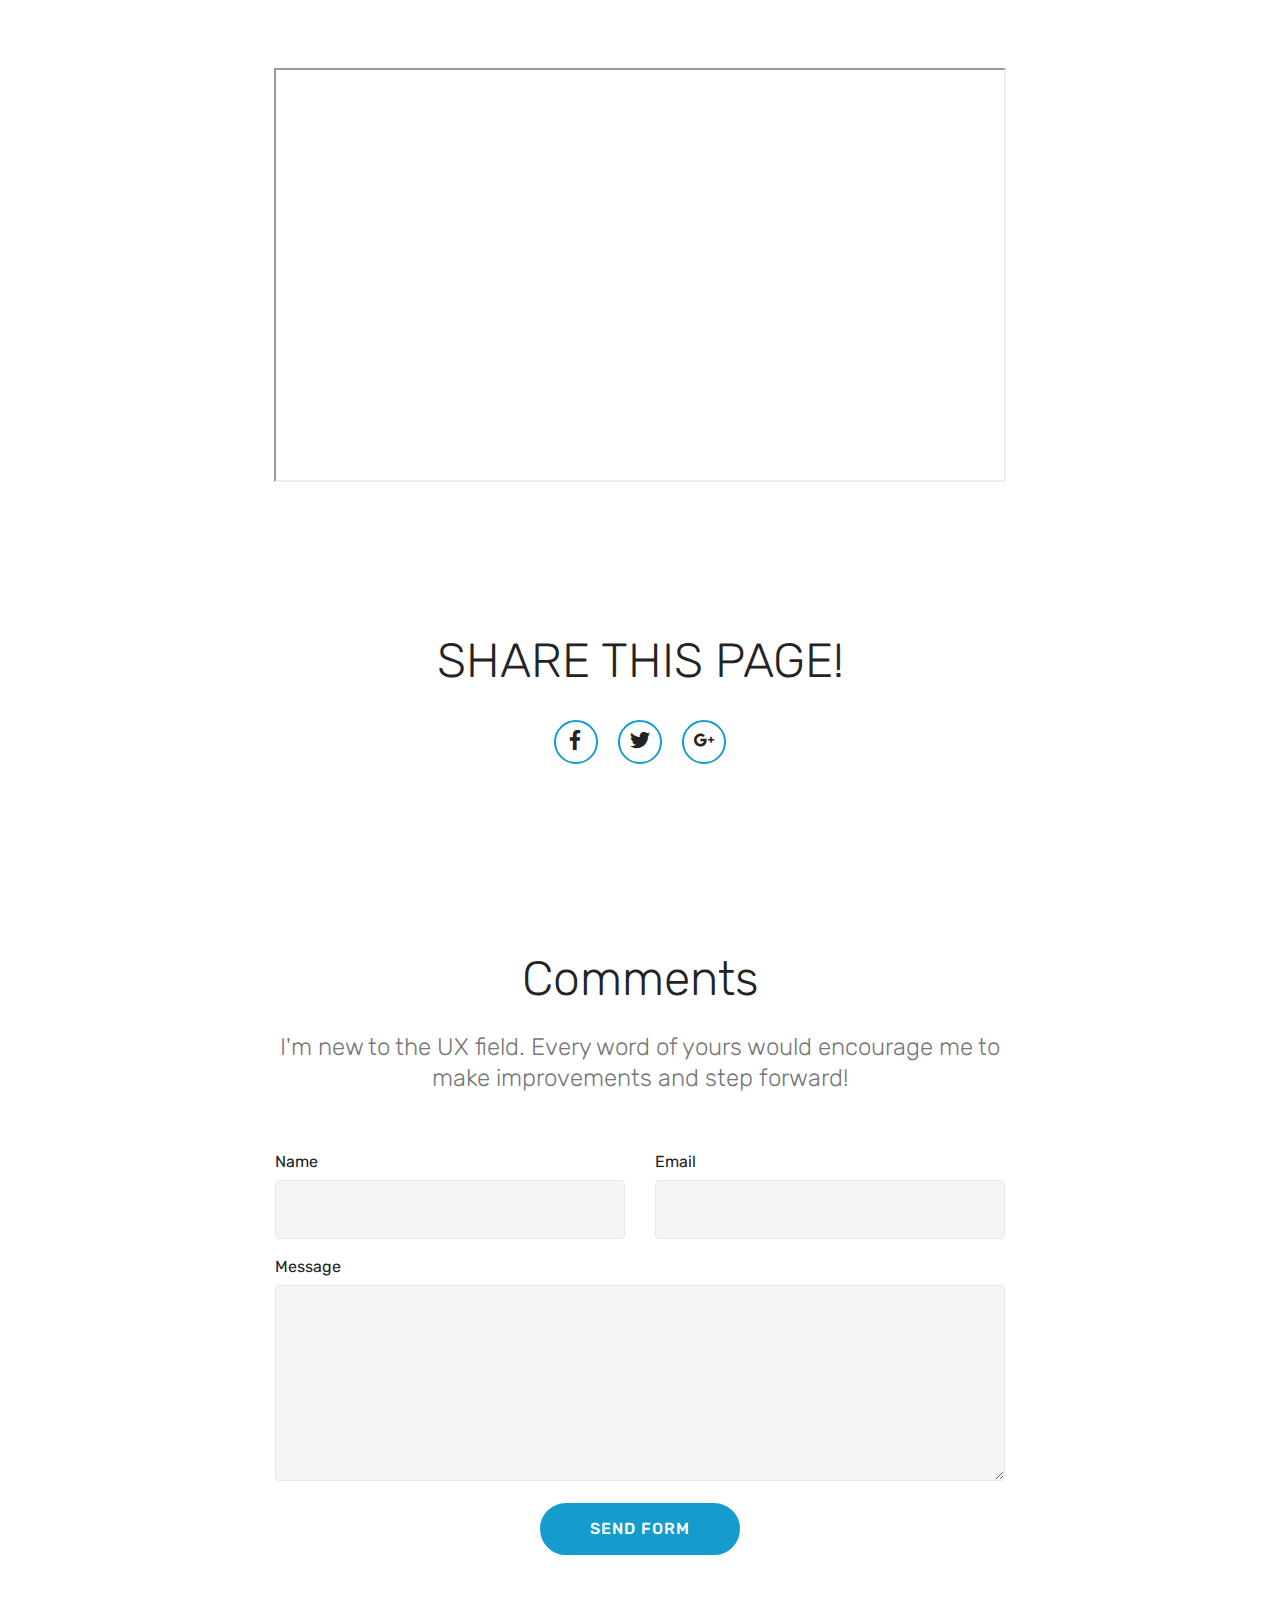
<file: find.html>
<!DOCTYPE html>
<html lang="en">
<head>
  <!-- Site made with Mobirise Website Builder v4.7.8, https://mobirise.com -->
  <meta charset="UTF-8">
  <meta http-equiv="X-UA-Compatible" content="IE=edge">
  <meta name="generator" content="Mobirise v4.7.8, mobirise.com">
  <meta name="viewport" content="width=device-width, initial-scale=1, minimum-scale=1">
  <link rel="shortcut icon" href="assets/images/logo25.png" type="image/x-icon">
  <meta name="description" content="Site Builder Description">
  <title>FinD</title>
  <link rel="stylesheet" href="assets/web/assets/mobirise-icons/mobirise-icons.css">
  <link rel="stylesheet" href="assets/tether/tether.min.css">
  <link rel="stylesheet" href="assets/bootstrap/css/bootstrap.min.css">
  <link rel="stylesheet" href="assets/bootstrap/css/bootstrap-grid.min.css">
  <link rel="stylesheet" href="assets/bootstrap/css/bootstrap-reboot.min.css">
  <link rel="stylesheet" href="assets/dropdown/css/style.css">
  <link rel="stylesheet" href="assets/socicon/css/styles.css">
  <link rel="stylesheet" href="assets/theme/css/style.css">
  <link rel="stylesheet" href="assets/mobirise/css/mbr-additional.css" type="text/css">
  
  
  
</head>
<body>
  <section class="menu cid-qTkzRZLJNu" id="menu1-f">

    

    <nav class="navbar navbar-expand beta-menu navbar-dropdown align-items-center navbar-fixed-top navbar-toggleable-sm bg-color transparent">
        <button class="navbar-toggler navbar-toggler-right" type="button" data-toggle="collapse" data-target="#navbarSupportedContent" aria-controls="navbarSupportedContent" aria-expanded="false" aria-label="Toggle navigation">
            <div class="hamburger">
                <span></span>
                <span></span>
                <span></span>
                <span></span>
            </div>
        </button>
        <div class="menu-logo">
            <div class="navbar-brand">
                
                <span class="navbar-caption-wrap"><a class="navbar-caption text-white display-4" href="index.html">
                        Mingli</a></span>
            </div>
        </div>
        <div class="collapse navbar-collapse" id="navbarSupportedContent">
            <ul class="navbar-nav nav-dropdown" data-app-modern-menu="true"><li class="nav-item dropdown">
                    <a class="nav-link link text-white dropdown-toggle display-4" data-toggle="dropdown-submenu">
                        
                        Projects</a><div class="dropdown-menu"><div class="dropdown"></div><a class="text-white dropdown-item display-4" href="find.html" aria-expanded="true">FinD</a><a class="text-white dropdown-item display-4" href="giftofart.html" aria-expanded="true">Gift of Art</a></div>
                </li>
                <li class="nav-item">
                    <a class="nav-link link text-white display-4" href="about.html">
                        
                        About</a>
                </li><li class="nav-item dropdown">
                    <a class="nav-link link text-white dropdown-toggle display-4" data-toggle="dropdown-submenu">
                        
                        Javascript challenges</a><div class="dropdown-menu"><div class="dropdown"></div><a class="text-white dropdown-item display-4" href="challenge1.html" aria-expanded="true">Challenge 1</a><a class="text-white dropdown-item display-4" href="challenge2.html" aria-expanded="true">Challenge 2</a><a class="text-white dropdown-item display-4" href="challenge3.html" aria-expanded="true">Challenge 3</a><a class="text-white dropdown-item display-4" href="challenge4.html" aria-expanded="true">Challenge 4</a><a class="text-white dropdown-item display-4" href="challenge5.html" aria-expanded="true">Challenge 5</a></div>
                </li></ul>

        </div>
    </nav>
</section>

<section class="engine"><a href="https://mobirise.me/o">one page site templates</a></section><header class="header1 cid-qVPkAI4Cds mbr-parallax-background" id="header1-g">

    

    

    <div class="container">
        <div class="row justify-content-md-center">
            <div class="mbr-white col-md-10">
                <h1 class="mbr-section-title align-center mbr-bold pb-3 mbr-fonts-style display-1">
                    FinD</h1>
                
                <p class="mbr-text align-center pb-3 mbr-fonts-style display-5">Find, tag and share design inspiration with font information.</p>
                
            </div>
        </div>
    </div>

</header>
<section class="features9 cid-qVPmvoufSQ" id="features9-k">

    

    
    <div class="container">
        <div class="row justify-content-center">
            <div class="card p-3 col-12 col-md-6 col-lg-4">
                <div class="media-container-row">
                    <div class="card-img pr-2">
                        <span class="mbr-iconfont mbri-arrow-next"></span>
                    </div>
                    <div class="card-box">
                        <h4 class="card-title py-3 mbr-fonts-style display-7">
                            Context</h4>
                        <p class="mbr-text mbr-fonts-style display-7">
                           Course Work - Personal Project</p>
                    </div>
                </div>
            </div>

            <div class="card p-3 col-12 col-md-6 col-lg-4">
                <div class="media-container-row">
                    <div class="card-img pr-2">
                        <span class="mbr-iconfont mbri-arrow-next"></span>
                    </div>
                    <div class="card-box">
                        <h4 class="card-title py-3 mbr-fonts-style display-7">
                            Role</h4>
                        <p class="mbr-text mbr-fonts-style display-7">Researcher &amp; Designer</p>
                    </div>
                </div>
            </div>

            <div class="card p-3 col-12 col-md-6 col-lg-4">
                <div class="media-container-row">
                    <div class="card-img pr-2">
                        <span class="mbr-iconfont mbri-arrow-next"></span>
                    </div>
                    <div class="card-box">
                        <h4 class="card-title py-3 mbr-fonts-style display-7">
                            Design Process</h4>
                        <p class="mbr-text mbr-fonts-style display-7">User Research
<br>Wireframing
<br>Prototyping
<br>User testing
<br>Iteraction<br></p>
                    </div>
                </div>
            </div>

            
        </div>
    </div>
</section>

<section class="mbr-section content4 cid-qVPniaF8Ih" id="content4-m">

    

    <div class="container">
        <div class="media-container-row">
            <div class="title col-12 col-md-8">
                <h2 class="align-center pb-3 mbr-fonts-style display-2">
                    Problem Statement</h2>
                <h3 class="mbr-section-subtitle align-center mbr-light mbr-fonts-style display-5">How to propel better (more diverse and refined) use of typefaces in design, especially in the Traditional Chinese community?<br>
<span style="font-size: 1.5rem;">Is there a way to assist designers to choose and use typefaces?</span></h3>
                
            </div>
        </div>
    </div>
</section>

<!-- <section class="mbr-section content4 cid-qVPnlloIGI" id="content4-n">

    

    <div class="container">
        <div class="media-container-row">
            <div class="title col-12 col-md-8">
                <h2 class="align-center pb-3 mbr-fonts-style display-2">
                    Solution Overview</h2>
                
                
            </div>
        </div>
    </div>
</section> -->

<!-- <section class="carousel slide cid-qVPoLatr29" data-interval="false" id="slider2-p">

    
    <div class="container content-slider">
        <div class="content-slider-wrap">
            <div><div class="mbr-slider slide carousel" data-pause="true" data-keyboard="false" data-ride="false" data-interval="false"><ol class="carousel-indicators"><li data-app-prevent-settings="" data-target="#slider2-p" class=" active" data-slide-to="0"></li><li data-app-prevent-settings="" data-target="#slider2-p" data-slide-to="1"></li><li data-app-prevent-settings="" data-target="#slider2-p" data-slide-to="2"></li></ol><div class="carousel-inner" role="listbox"><div class="carousel-item slider-fullscreen-image active" data-bg-video-slide="false" style="background-image: url(assets/images/03.jpg);"><div class="container container-slide"><div class="image_wrapper"><img src="assets/images/03.jpg"><div class="carousel-caption justify-content-center"><div class="col-10 align-left"></div></div></div></div></div><div class="carousel-item slider-fullscreen-image" data-bg-video-slide="https://www.youtube.com/watch?v=fwkKc6M60-0"><div class="mbr-overlay"></div><div class="container container-slide"><div class="image_wrapper"><img src="assets/images/find1-1.jpg" style="opacity: 0;"><div class="carousel-caption justify-content-center"><div class="col-10 align-center"><p class="lead mbr-text mbr-fonts-style display-7"></p></div></div></div></div></div><div class="carousel-item slider-fullscreen-image" data-bg-video-slide="false" style="background-image: url(assets/images/find1-2.jpg);"><div class="container container-slide"><div class="image_wrapper"><div class="mbr-overlay"></div><img src="assets/images/find1-2.jpg"><div class="carousel-caption justify-content-center"><div class="col-10 align-center"><p class="lead mbr-text mbr-fonts-style display-7"></p></div></div></div></div></div></div><a data-app-prevent-settings="" class="carousel-control carousel-control-prev" role="button" data-slide="prev" href="#slider2-p"><span aria-hidden="true" class="mbri-left mbr-iconfont"></span><span class="sr-only">Previous</span></a><a data-app-prevent-settings="" class="carousel-control carousel-control-next" role="button" data-slide="next" href="#slider2-p"><span aria-hidden="true" class="mbri-right mbr-iconfont"></span><span class="sr-only">Next</span></a></div></div> 
        </div>
    </div>
</section> -->
<!-- 
<section class="mbr-section content4 cid-qVPyK16IAi" id="content4-q">

    

    <div class="container">
        <div class="media-container-row">
            <div class="title col-12 col-md-8">
                <h2 class="align-center pb-3 mbr-fonts-style display-2">Design Features</h2>
                
                
            </div>
        </div>
    </div>
</section>

<section class="mbr-section content6 cid-qVPyTz4vzt" id="content6-r">
    
     
    
    <div class="container">
        <div class="media-container-row">
            <div class="col-12 col-md-8">
                <div class="media-container-row">
                    <div class="mbr-figure" style="width: 60%;">
                      <img src="assets/images/01.jpg" alt="Mobirise">  
                    </div>
                    <div class="media-content">
                        <div class="mbr-section-text">
                            <p class="mbr-text mb-0 mbr-fonts-style display-7"><strong>Search &amp; Filter
design works
by
</strong><br>Design Styles, Font Name,
<br>Font Types or Popularity</p>
                        </div>
                    </div>
                </div>
            </div>
        </div>
    </div>
</section>

<section class="mbr-section content7 cid-qVPyUIVB62" id="content7-s">
          
    

    <div class="container">
        <div class="media-container-row">
            <div class="col-12 col-md-8">
                <div class="media-container-row">
                    <div class="media-content">
                        <div class="mbr-section-text">
                            <p class="mbr-text align-right mb-0 mbr-fonts-style display-7">
                               <strong>Ask Desk</strong>&nbsp;allows community support</p>
                        </div>
                    </div>
                    <div class="mbr-figure" style="width: 60%;">
                     <img src="assets/images/01.jpg" alt="Mobirise">  
                    </div>
                </div>
            </div>
        </div>
    </div>
</section>

<section class="mbr-section content4 cid-qVPzc9TzAx" id="content4-u">

     -->

    <div class="container">
        <div class="media-container-row">
            <div class="title col-12 col-md-8">
                <h2 class="align-center pb-3 mbr-fonts-style display-2">
                    Research Methods</h2>
                
                
            </div>
        </div>
    </div>


<section class="features5 cid-qVPzuyOuk0" id="features5-w">
    
    

    
    <div class="container">
        <div class="media-container-row">

            <div class="card p-3 col-12 col-md-6 col-lg-4">
                <div class="card-img pb-3">
                    <span class="mbri-bootstrap mbr-iconfont"></span>
                </div>
                <div class="card-box">
                    <h4 class="card-title py-3 mbr-fonts-style display-7">
                        Background Research</h4>
                    <p class="mbr-text mbr-fonts-style display-7">Understand the font market and designer's community</p>
                </div>
            </div>

            <div class="card p-3 col-12 col-md-6 col-lg-4">
                <div class="card-img pb-3">
                    <span class="mbr-iconfont mbri-chat"></span>
                </div>
                <div class="card-box">
                    <h4 class="card-title py-3 mbr-fonts-style display-7">
                        Interview</h4>
                    <p class="mbr-text mbr-fonts-style display-7">10 designers,<br>2 with more than 10 yrs experience</p>
                </div>
            </div>

            <div class="card p-3 col-12 col-md-6 col-lg-4">
                <div class="card-img pb-3">
                    <span class="mbr-iconfont mbri-edit"></span>
                </div>
                <div class="card-box">
                    <h4 class="card-title py-3 mbr-fonts-style display-7">
                        Survey</h4>
                    <p class="mbr-text mbr-fonts-style display-7">35 designers, with 1-10 yrs experience</p>
                </div>
            </div>

            
        </div>
    </div>
</section>

<section class="mbr-section content4 cid-qVPzyFMQlN" id="content4-x">

    


    <div class="container">
        <div class="media-container-row">
            <div class="title col-12 col-md-8">
                <h2 class="align-center pb-3 mbr-fonts-style display-2">Digital Prototype</h2>
                
                
            </div>
        </div>
    </div>
</section>

<section class="cid-qVPAcNfrPh" id="video1-10">

    
    
    <figure class="mbr-figure align-center container">
        <div class="video-block" style="width: 66%;">
            <div><iframe class="mbr-embedded-video" src="https://www.youtube.com/embed/uvtYrq_XIUM?rel=0&amp;amp;showinfo=0&amp;autoplay=0&amp;loop=0" width="1280" height="720" allowfullscreen></iframe></div>
        </div>
    </figure>
</section>

<section class="cid-qVQd30RHLn" id="social-buttons1-1w">
    
    

    

    <div class="container">
        <div class="media-container-row">
            <div class="col-md-8 align-center">
                <h2 class="pb-3 mbr-section-title mbr-fonts-style display-2">
                    SHARE THIS PAGE!
                </h2>
                <div>
                    <div class="mbr-social-likes" data-counters="false">
                        <span class="btn btn-social facebook mx-2" title="Share link on Facebook">
                            <i class="socicon socicon-facebook"></i>
                        </span>
                        <span class="btn btn-social twitter mx-2" title="Share link on Twitter">
                            <i class="socicon socicon-twitter"></i>
                        </span>
                        <span class="btn btn-social plusone mx-2" title="Share link on Google+">
                            <i class="socicon socicon-googleplus"></i>
                        </span>
                        
                        
                    </div>
                </div>
            </div>
        </div>
    </div>
</section>

<section class="mbr-section form1 cid-qVQdoN7GLn" id="form1-1x">

    

    
    <div class="container">
        <div class="row justify-content-center">
            <div class="title col-12 col-lg-8">
                <h2 class="mbr-section-title align-center pb-3 mbr-fonts-style display-2">
                    Comments</h2>
                <h3 class="mbr-section-subtitle align-center mbr-light pb-3 mbr-fonts-style display-5">I'm new to the UX field. Every word of yours would encourage me to make improvements and step forward!</h3>
            </div>
        </div>
    </div>
    <div class="container">
        <div class="row justify-content-center">
            <div class="media-container-column col-lg-8" data-form-type="formoid">
                    <div data-form-alert="" hidden="">Thank you!</div>
            
                    <form class="mbr-form" action="https://mobirise.com/" method="post" data-form-title="Mobirise Form"><input type="hidden" name="email" data-form-email="true" value="ODRJxU1eZN9/nzn5kQWOtBJGVAsT+kt01NRw7K+PhTdcMEpDpNWOFIBwwZNVae6g1S/HgSVwi3aPkUrEGMvP/YpBwhu/siES2ggOtqOG9ULaxYrAW31+/X5iOKmYi8uc" data-form-field="Email">
                        <div class="row row-sm-offset">
                            <div class="col-md-4 multi-horizontal" data-for="name">
                                <div class="form-group">
                                    <label class="form-control-label mbr-fonts-style display-7" for="name-form1-1x">Name</label>
                                    <input type="text" class="form-control" name="name" data-form-field="Name" required="" id="name-form1-1x">
                                </div>
                            </div>
                            <div class="col-md-4 multi-horizontal" data-for="email">
                                <div class="form-group">
                                    <label class="form-control-label mbr-fonts-style display-7" for="email-form1-1x">Email</label>
                                    <input type="email" class="form-control" name="email" data-form-field="Email" required="" id="email-form1-1x">
                                </div>
                            </div>
                            
                        </div>
                        <div class="form-group" data-for="message">
                            <label class="form-control-label mbr-fonts-style display-7" for="message-form1-1x">Message</label>
                            <textarea class="form-control" name="message" rows="7" data-form-field="Message" id="message-form1-1x"></textarea>
                        </div>
            
                        <span class="input-group-btn">
                            <button  type="submit" class="btn btn-primary btn-form display-4">SEND FORM</button>
                        </span>
                    </form>
            </div>
        </div>
    </div>
</section>


  <script src="assets/web/assets/jquery/jquery.min.js"></script>
  <script src="assets/popper/popper.min.js"></script>
  <script src="assets/tether/tether.min.js"></script>
  <script src="assets/bootstrap/js/bootstrap.min.js"></script>
  <script src="assets/smoothscroll/smooth-scroll.js"></script>
  <script src="assets/dropdown/js/script.min.js"></script>
  <script src="assets/touchswipe/jquery.touch-swipe.min.js"></script>
  <script src="assets/parallax/jarallax.min.js"></script>
  <script src="assets/ytplayer/jquery.mb.ytplayer.min.js"></script>
  <script src="assets/vimeoplayer/jquery.mb.vimeo_player.js"></script>
  <script src="assets/bootstrapcarouselswipe/bootstrap-carousel-swipe.js"></script>
  <script src="assets/sociallikes/social-likes.js"></script>
  <script src="assets/theme/js/script.js"></script>
  <script src="assets/slidervideo/script.js"></script>
  <script src="assets/formoid/formoid.min.js"></script>
  
  
</body>
</html>
</file>
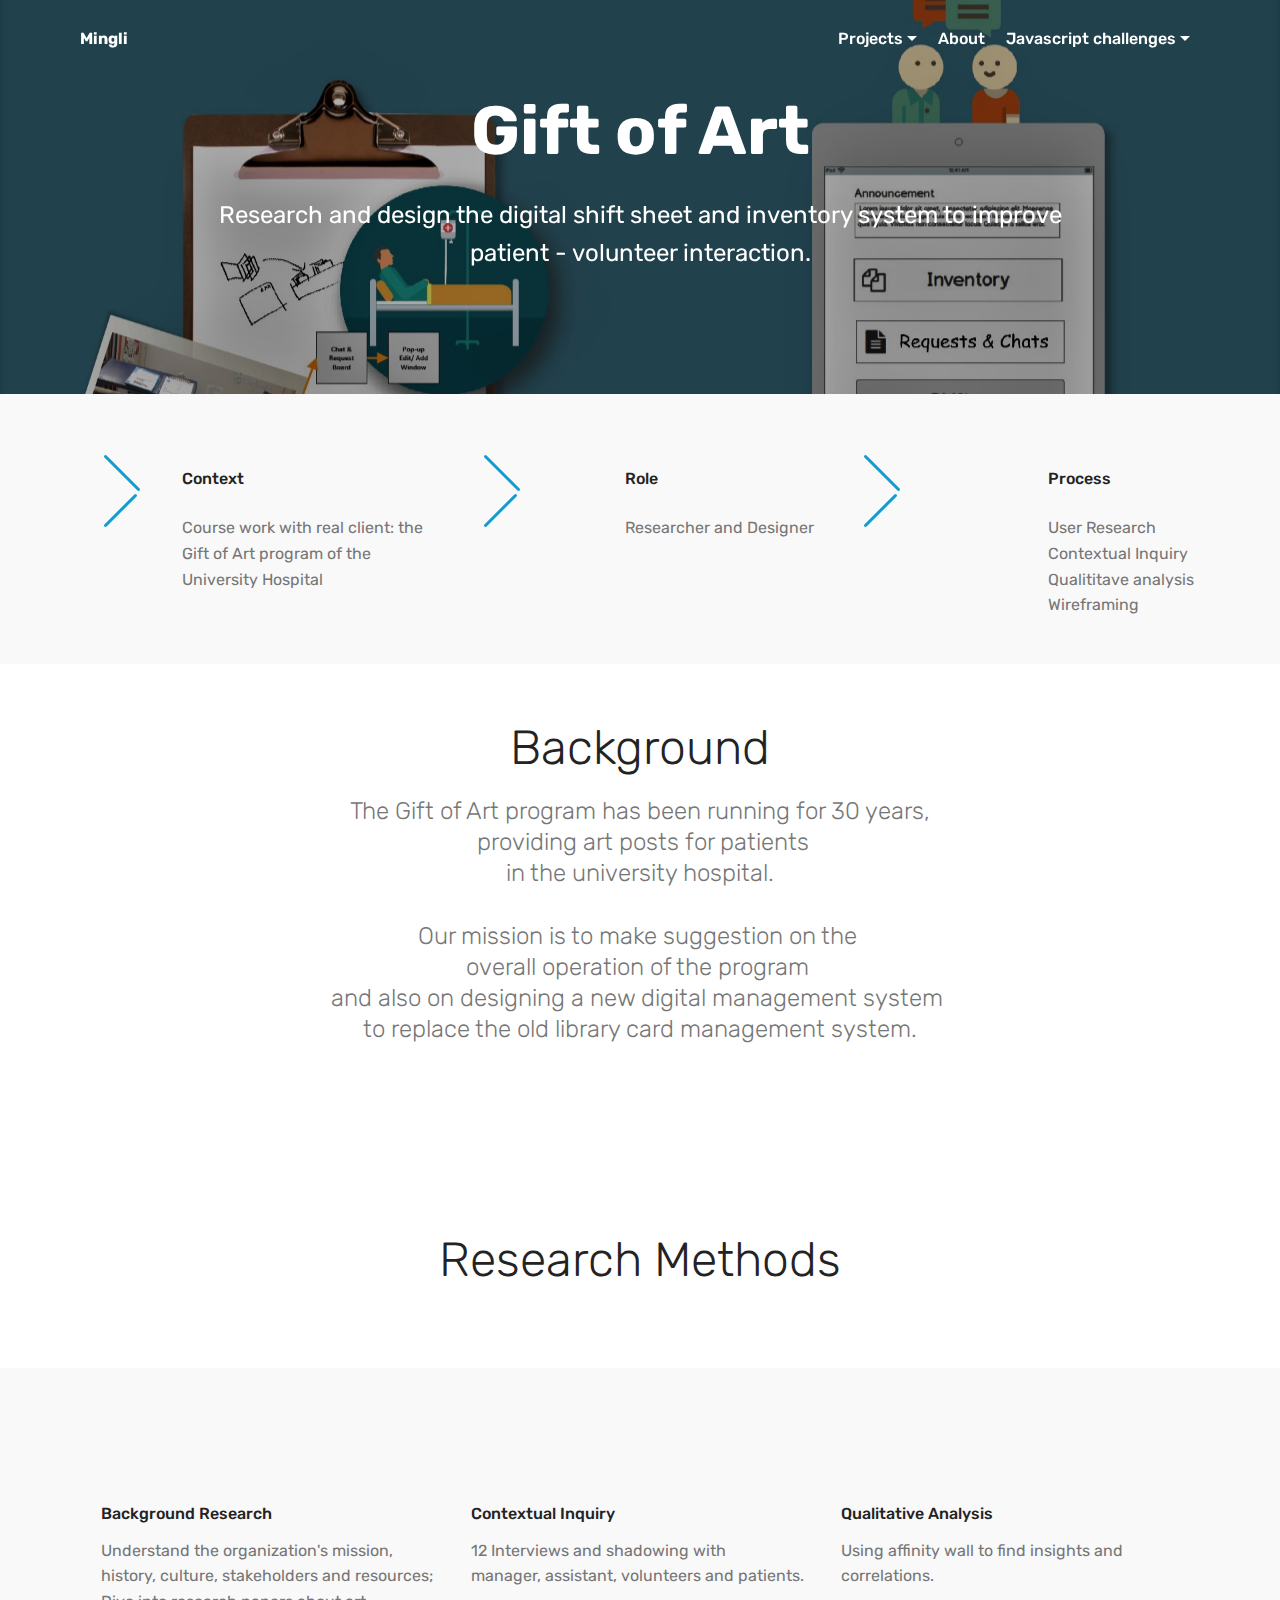
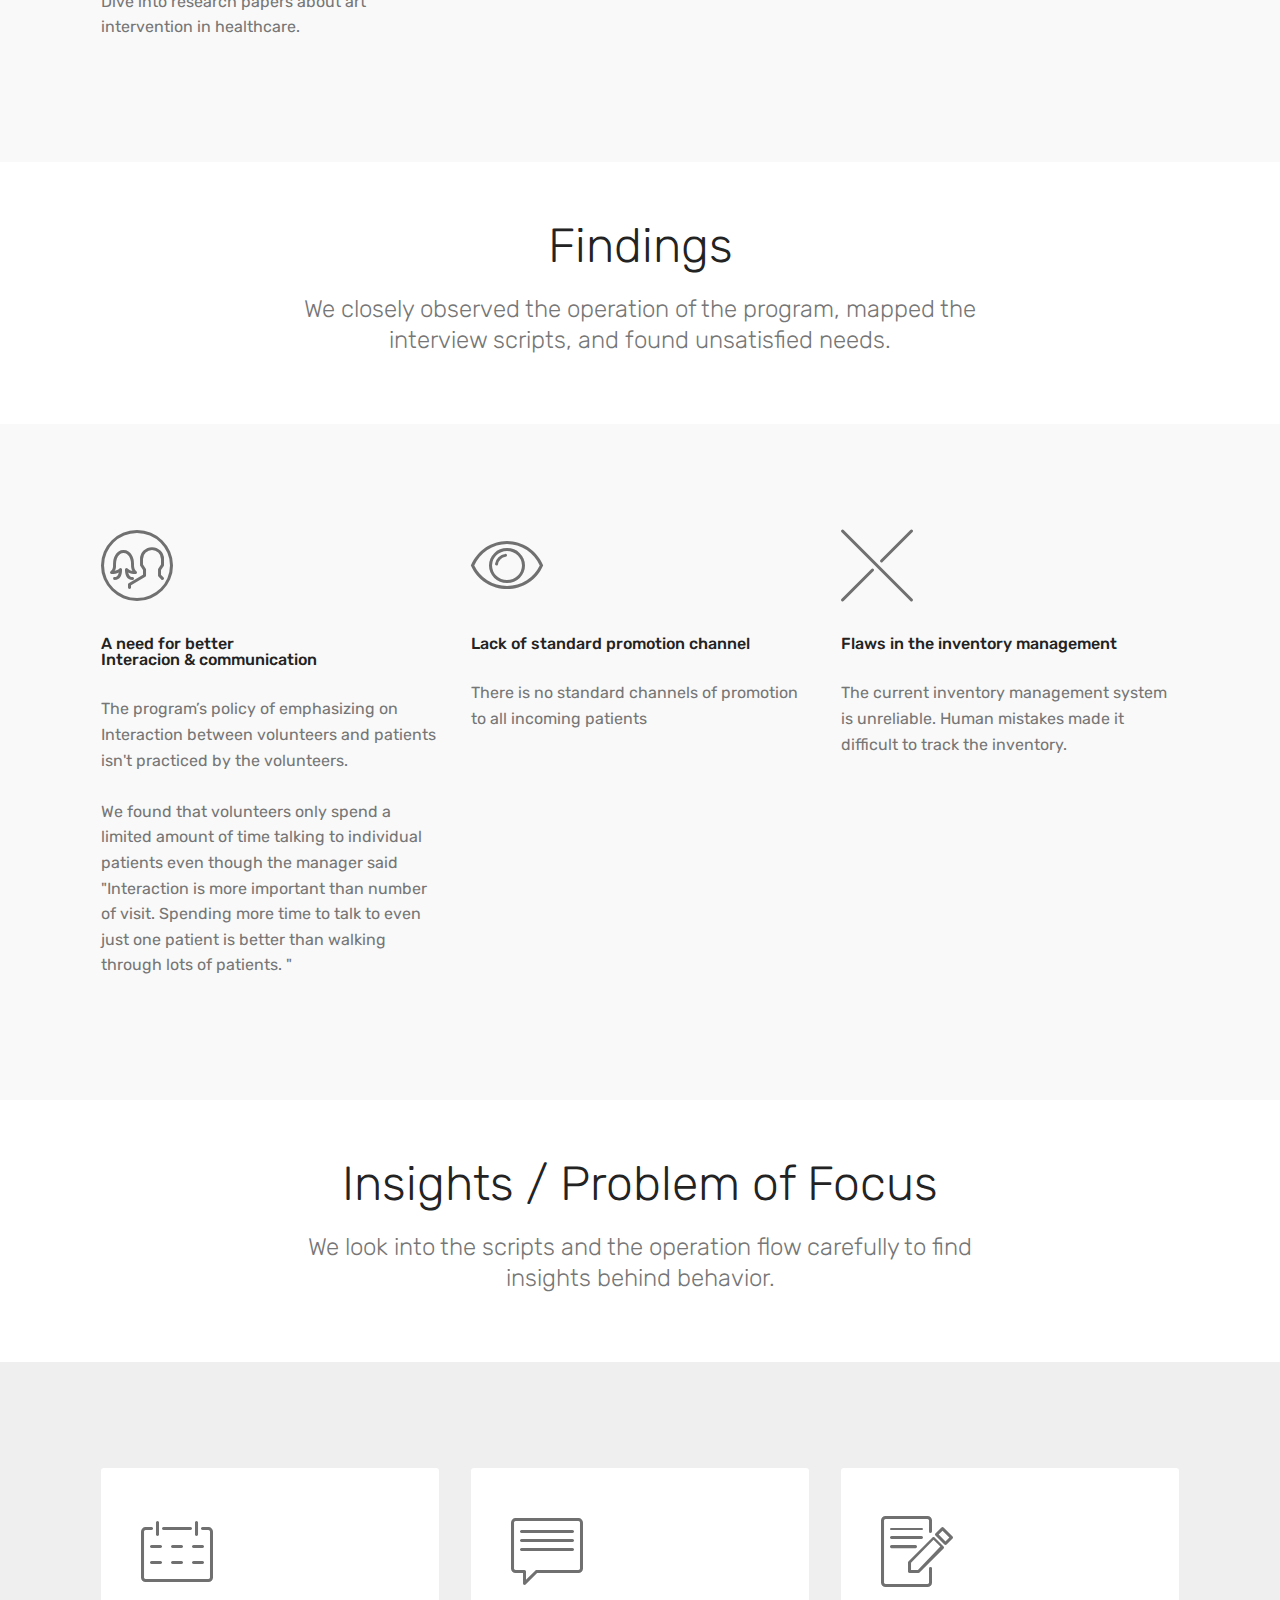
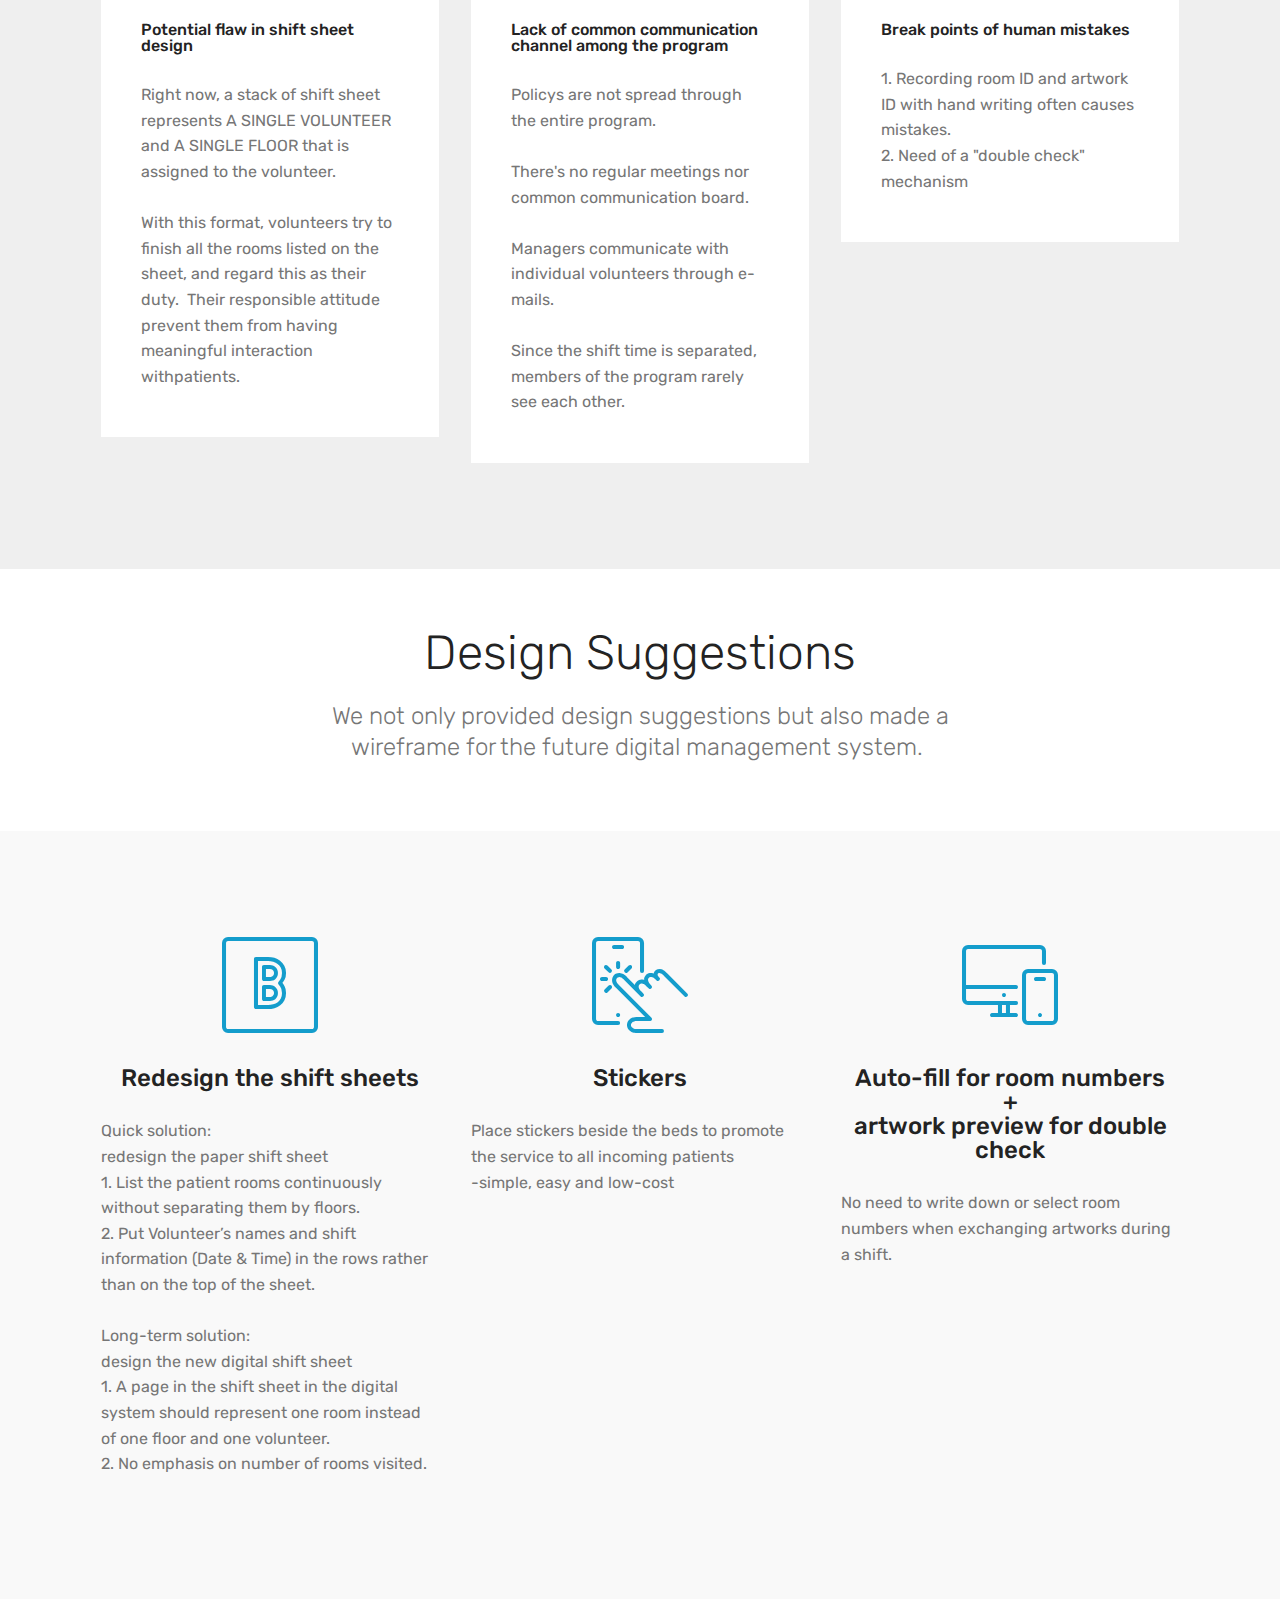
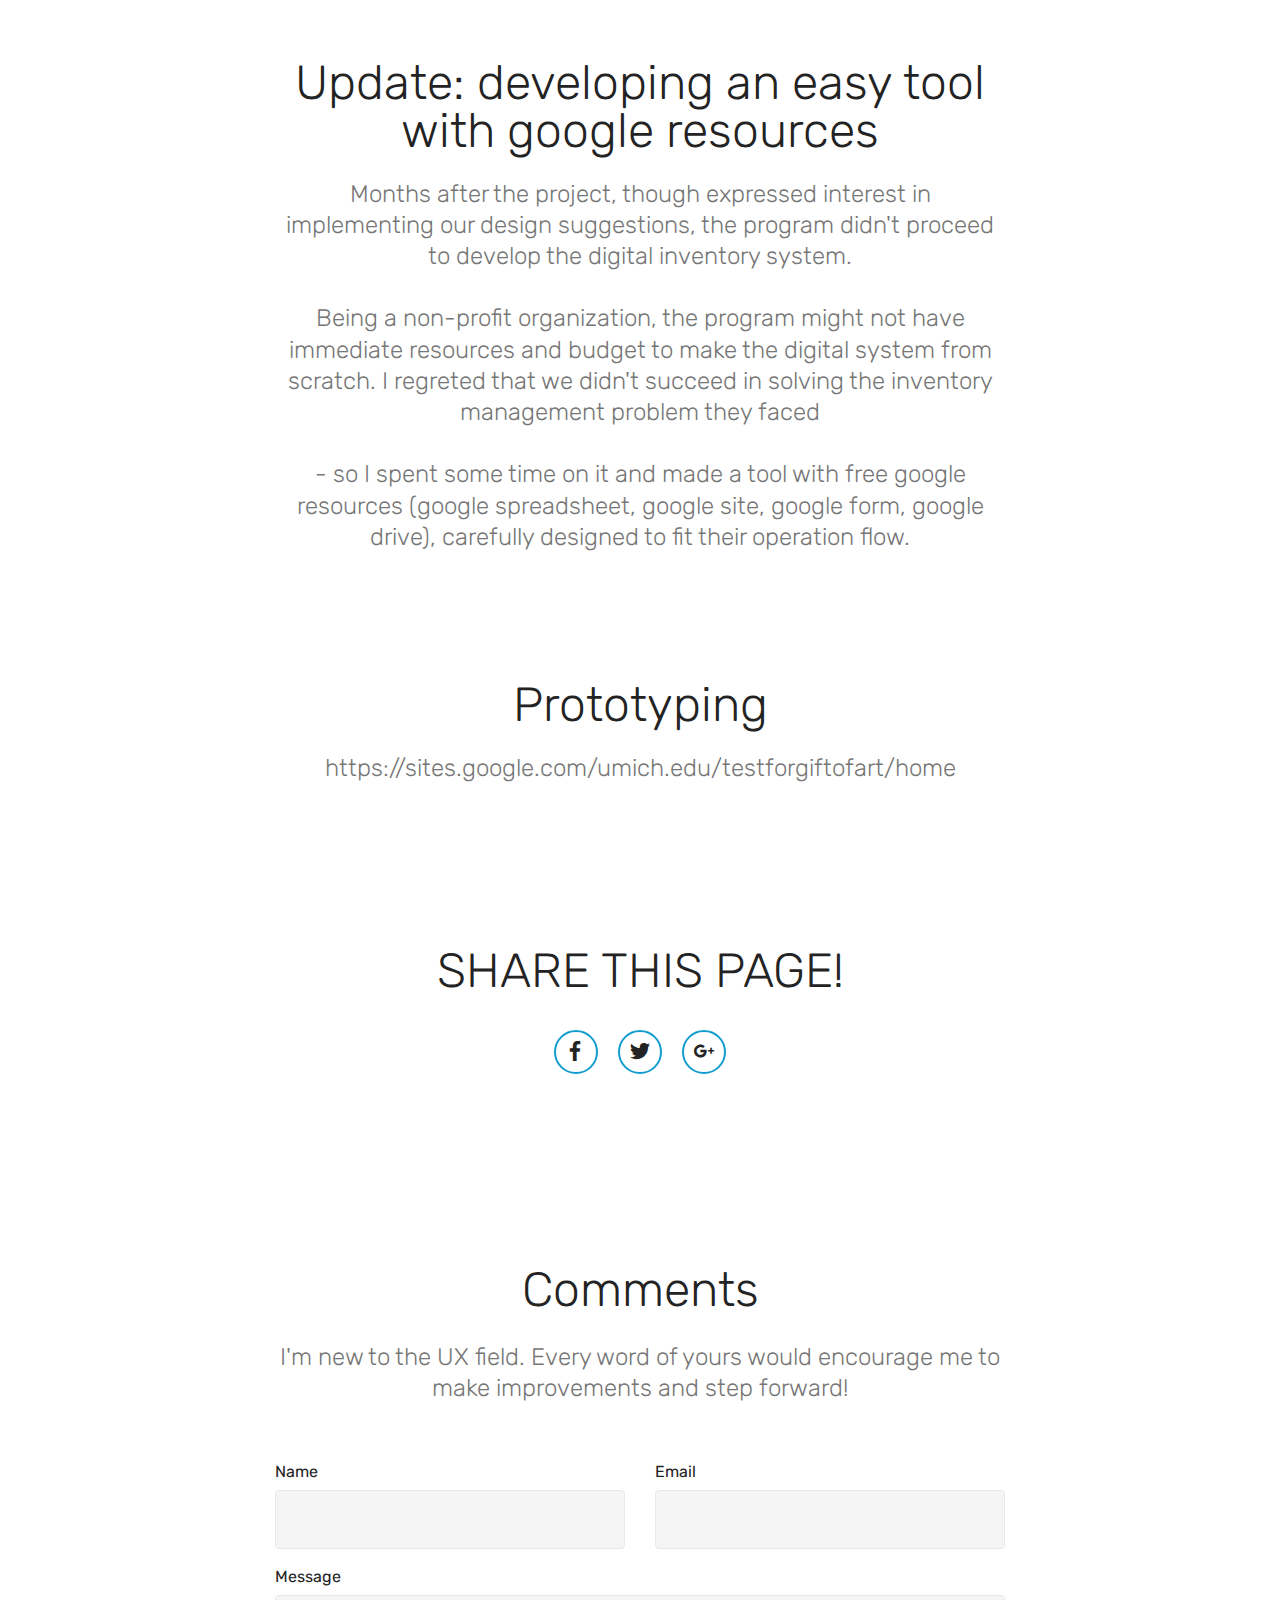
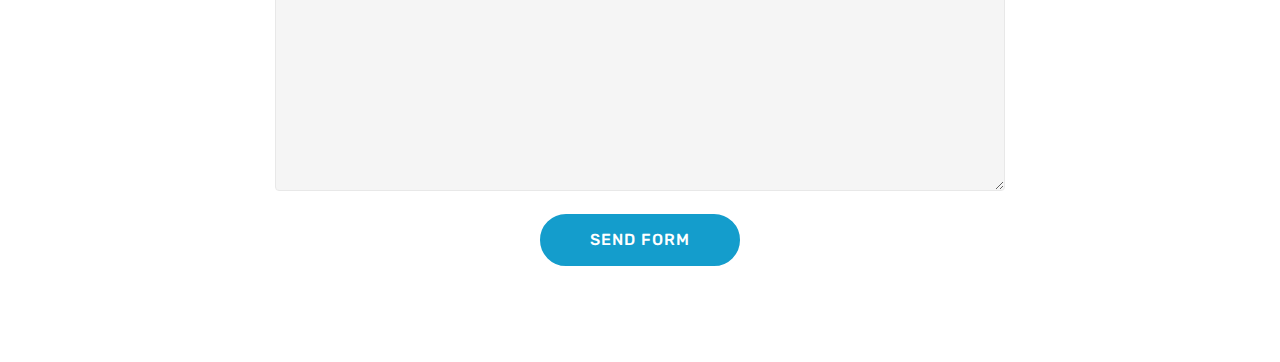
<file: giftodart.html>
<!DOCTYPE html>
<html >
<head>
  <!-- Site made with Mobirise Website Builder v4.7.8, https://mobirise.com -->
  <meta charset="UTF-8">
  <meta http-equiv="X-UA-Compatible" content="IE=edge">
  <meta name="generator" content="Mobirise v4.7.8, mobirise.com">
  <meta name="viewport" content="width=device-width, initial-scale=1, minimum-scale=1">
  <link rel="shortcut icon" href="assets/images/logo25.png" type="image/x-icon">
  <meta name="description" content="Site Builder Description">
  <title>Gift of Art</title>
  <link rel="stylesheet" href="assets/web/assets/mobirise-icons/mobirise-icons.css">
  <link rel="stylesheet" href="assets/tether/tether.min.css">
  <link rel="stylesheet" href="assets/bootstrap/css/bootstrap.min.css">
  <link rel="stylesheet" href="assets/bootstrap/css/bootstrap-grid.min.css">
  <link rel="stylesheet" href="assets/bootstrap/css/bootstrap-reboot.min.css">
  <link rel="stylesheet" href="assets/dropdown/css/style.css">
  <link rel="stylesheet" href="assets/socicon/css/styles.css">
  <link rel="stylesheet" href="assets/theme/css/style.css">
  <link rel="stylesheet" href="assets/mobirise/css/mbr-additional.css" type="text/css">
  
  
  
</head>
<body>
  <section class="menu cid-qVPAGF69ks" once="menu" id="menu1-14">

    

    <nav class="navbar navbar-expand beta-menu navbar-dropdown align-items-center navbar-fixed-top navbar-toggleable-sm bg-color transparent">
        <button class="navbar-toggler navbar-toggler-right" type="button" data-toggle="collapse" data-target="#navbarSupportedContent" aria-controls="navbarSupportedContent" aria-expanded="false" aria-label="Toggle navigation">
            <div class="hamburger">
                <span></span>
                <span></span>
                <span></span>
                <span></span>
            </div>
        </button>
        <div class="menu-logo">
            <div class="navbar-brand">
                
                <span class="navbar-caption-wrap"><a class="navbar-caption text-white display-4" href="index.html">
                        Mingli</a></span>
            </div>
        </div>
        <div class="collapse navbar-collapse" id="navbarSupportedContent">
            <ul class="navbar-nav nav-dropdown" data-app-modern-menu="true"><li class="nav-item dropdown">
                    <a class="nav-link link text-white dropdown-toggle display-4" data-toggle="dropdown-submenu">
                        
                        Projects</a><div class="dropdown-menu"><div class="dropdown"></div><a class="text-white dropdown-item display-4" href="find.html" aria-expanded="true">FinD</a><a class="text-white dropdown-item display-4" href="giftofart.html" aria-expanded="true">Gift of Art</a></div>
                </li>
                <li class="nav-item">
                    <a class="nav-link link text-white display-4" href="about.html">
                        
                        About</a>
                </li><li class="nav-item dropdown">
                    <a class="nav-link link text-white dropdown-toggle display-4" data-toggle="dropdown-submenu">
                        
                        Javascript challenges</a><div class="dropdown-menu"><div class="dropdown"></div><a class="text-white dropdown-item display-4" href="challenge1.html" aria-expanded="true">Challenge 1</a><a class="text-white dropdown-item display-4" href="challenge2.html" aria-expanded="true">Challenge 2</a><a class="text-white dropdown-item display-4" href="challenge3.html" aria-expanded="true">Challenge 3</a><a class="text-white dropdown-item display-4" href="challenge4.html" aria-expanded="true">Challenge 4</a><a class="text-white dropdown-item display-4" href="challenge5.html" aria-expanded="true">Challenge 5</a></div>
                </li></ul>

        </div>
    </nav>
</section>

<section class="engine"><a href="https://mobirise.me/o">one page site templates</a></section><section class="header1 cid-qVPAGFIJlO mbr-parallax-background" id="header1-15">

    

    

    <div class="container">
        <div class="row justify-content-md-center">
            <div class="mbr-white col-md-10">
                <h1 class="mbr-section-title align-center mbr-bold pb-3 mbr-fonts-style display-1">
                    Gift of Art</h1>
                
                <p class="mbr-text align-center pb-3 mbr-fonts-style display-5">
                    Research and design the digital shift sheet and inventory system to improve patient - volunteer interaction.
                </p>

            </div>
        </div>
    </div>

</section>

<section class="features9 cid-qVPAGGz0Rr" id="features9-17">

    

    
    <div class="container">
        <div class="row justify-content-center">
            <div class="card p-3 col-12 col-md-6 col-lg-4">
                <div class="media-container-row">
                    <div class="card-img pr-2">
                        <span class="mbr-iconfont mbri-arrow-next" style="color: rgb(20, 157, 204);"></span>
                    </div>
                    <div class="card-box">
                        <h4 class="card-title py-3 mbr-fonts-style display-7">
                            Context</h4>
                        <p class="mbr-text mbr-fonts-style display-7">
                           Course work with real client: the Gift of Art program of the University Hospital</p>
                    </div>
                </div>
            </div>

            <div class="card p-3 col-12 col-md-6 col-lg-4">
                <div class="media-container-row">
                    <div class="card-img pr-2">
                        <span class="mbr-iconfont mbri-arrow-next" style="color: rgb(20, 157, 204);"></span>
                    </div>
                    <div class="card-box">
                        <h4 class="card-title py-3 mbr-fonts-style display-7">
                            Role</h4>
                        <p class="mbr-text mbr-fonts-style display-7">
                           Researcher and Designer</p>
                    </div>
                </div>
            </div>

            <div class="card p-3 col-12 col-md-6 col-lg-4">
                <div class="media-container-row">
                    <div class="card-img pr-2">
                        <span class="mbr-iconfont mbri-arrow-next" style="color: rgb(20, 157, 204);"></span>
                    </div>
                    <div class="card-box">
                        <h4 class="card-title py-3 mbr-fonts-style display-7">Process</h4>
                        <p class="mbr-text mbr-fonts-style display-7">User Research
<br>Contextual Inquiry
<br>Qualititave analysis
<br>Wireframing</p>
                    </div>
                </div>
            </div>

            
        </div>
    </div>
</section>

<section class="mbr-section content4 cid-qVPU54mrs2" id="content4-1u">

    

    <div class="container">
        <div class="media-container-row">
            <div class="title col-12 col-md-8">
                <h2 class="align-center pb-3 mbr-fonts-style display-2">
                    Background</h2>
                <h3 class="mbr-section-subtitle align-center mbr-light mbr-fonts-style display-5">The Gift of Art program has been running for 30 years,
<div>&nbsp;providing art posts for patients 
</div><div>in the university hospital.
</div><div><br></div>Our mission is to make suggestion on the&nbsp;
<div>overall operation of the program&nbsp;
</div><div>and also on designing a new digital management system&nbsp;
</div><div>to replace the old library card management system.
</div><div><br><div><br></div></div></h3>
                
            </div>
        </div>
    </div>
</section>

<section class="mbr-section content4 cid-qVPAGHmr3L" id="content4-18">

    

    <div class="container">
        <div class="media-container-row">
            <div class="title col-12 col-md-8">
                <h2 class="align-center pb-3 mbr-fonts-style display-2">
                    Research Methods</h2>
                
                
            </div>
        </div>
    </div>
</section>

<section class="features2 cid-qVPBodvPYX" id="features2-1n">

    

    
    
    <div class="container">
        <div class="media-container-row">
            <div class="card p-3 col-12 col-md-6 col-lg-4">
                <div class="card-wrapper">
                    <div class="card-img">
<!--                         <img src="assets/images/01.jpg" alt="Mobirise"> -->
                    </div>
                    <div class="card-box">
                        <h4 class="card-title pb-3 mbr-fonts-style display-7">
                            Background Research</h4>
                        <p class="mbr-text mbr-fonts-style display-7">Understand the organization's mission, history, culture, stakeholders and resources;<br>Dive into research papers about art intervention in healthcare.</p>
                    </div>
                </div>
            </div>

            <div class="card p-3 col-12 col-md-6 col-lg-4">
                <div class="card-wrapper">
                    <div class="card-img">
<!--                         <img src="assets/images/02.jpg" alt="Mobirise"> -->
                    </div>
                    <div class="card-box ">
                        <h4 class="card-title pb-3 mbr-fonts-style display-7">Contextual Inquiry</h4>
                        <p class="mbr-text mbr-fonts-style display-7">12 Interviews and shadowing with
<br>manager, assistant, volunteers and patients.</p>
                    </div>
                </div>
            </div>

            <div class="card p-3 col-12 col-md-6 col-lg-4">
                <div class="card-wrapper">
                    <div class="card-img">
<!--                         <img src="assets/images/03.jpg" alt="Mobirise"> -->
                    </div>
                    <div class="card-box">
                        <h4 class="card-title pb-3 mbr-fonts-style display-7">Qualitative Analysis</h4>
                        <p class="mbr-text mbr-fonts-style display-7">Using affinity wall to find insights and correlations.</p>
                    </div>
                </div>
            </div>

            
        </div>
    </div>
</section>

<section class="mbr-section content4 cid-qVPAGHTEBH" id="content4-19">

    

    <div class="container">
        <div class="media-container-row">
            <div class="title col-12 col-md-8">
                <h2 class="align-center pb-3 mbr-fonts-style display-2">
                    Findings</h2>
                <h3 class="mbr-section-subtitle align-center mbr-light mbr-fonts-style display-5">
                    We closely observed the operation of the program, mapped the interview scripts, and found unsatisfied needs.</h3>
                
            </div>
        </div>
    </div>
</section>

<section class="features5 cid-qVPCkFCnkh" id="features5-1o">
    
    

    
    <div class="container">
        <div class="media-container-row">

            <div class="card p-3 col-12 col-md-6 col-lg-4">
                <div class="card-img pb-3">
                    <span class="mbr-iconfont mbri-users"></span>
                </div>
                <div class="card-box">
                    <h4 class="card-title py-3 mbr-fonts-style display-7">A need for better <br>Interacion &amp; communication</h4>
                    <p class="mbr-text mbr-fonts-style display-7">The program’s policy of emphasizing on Interaction between volunteers and  patients isn't practiced by the volunteers. <br><br>We found that volunteers only spend a limited amount of time talking to individual patients even though the manager said "Interaction is more important than number of visit. Spending more time to talk to even just one patient is better than walking through lots of patients.
"<br></p>
                </div>
            </div>

            <div class="card p-3 col-12 col-md-6 col-lg-4">
                <div class="card-img pb-3">
                    <span class="mbr-iconfont mbri-preview"></span>
                </div>
                <div class="card-box">
                    <h4 class="card-title py-3 mbr-fonts-style display-7">Lack of standard promotion channel</h4>
                    <p class="mbr-text mbr-fonts-style display-7">There is no standard channels of promotion to all incoming patients&nbsp;<br></p>
                </div>
            </div>

            <div class="card p-3 col-12 col-md-6 col-lg-4">
                <div class="card-img pb-3">
                    <span class="mbr-iconfont mbri-close"></span>
                </div>
                <div class="card-box">
                    <h4 class="card-title py-3 mbr-fonts-style display-7">Flaws in the inventory management</h4>
                    <p class="mbr-text mbr-fonts-style display-7">The current inventory management system is unreliable. Human mistakes made it difficult to track the inventory.</p>
                </div>
            </div>

            
        </div>
    </div>
</section>

<section class="mbr-section content4 cid-qVPD3T9Zlw" id="content4-1q">

    

    <div class="container">
        <div class="media-container-row">
            <div class="title col-12 col-md-8">
                <h2 class="align-center pb-3 mbr-fonts-style display-2">
                    Insights / Problem of Focus</h2>
                <h3 class="mbr-section-subtitle align-center mbr-light mbr-fonts-style display-5">
                    We look into the scripts and the operation flow carefully to find insights behind behavior.</h3>
                
            </div>
        </div>
    </div>
</section>

<section class="features6 cid-qVPCPPSOlV" id="features6-1p">
    
    

    
    <div class="container">
        <div class="media-container-row">

            <div class="card p-3 col-12 col-md-6 col-lg-4">
                <div class="card-img pb-3">
                    <span class="mbr-iconfont mbri-calendar"></span>
                </div>
                <div class="card-box">
                    <h4 class="card-title py-3 mbr-fonts-style display-7">Potential flaw in shift sheet design</h4>
                    <p class="mbr-text mbr-fonts-style display-7">Right now, a stack of shift sheet represents A SINGLE VOLUNTEER and A  SINGLE FLOOR that is assigned to the volunteer.
<br>
<br>With this format, volunteers try to finish all the rooms listed on the sheet, and regard this as their duty. &nbsp;Their responsible attitude prevent them from having meaningful interaction withpatients.<br></p>
                </div>
            </div>

            <div class="card p-3 col-12 col-md-6 col-lg-4">
                <div class="card-img pb-3">
                    <span class="mbr-iconfont mbri-chat"></span>
                </div>
                <div class="card-box">
                    <h4 class="card-title py-3 mbr-fonts-style display-7">Lack of common communication channel among the program</h4>
                    <p class="mbr-text mbr-fonts-style display-7">Policys are not spread through the entire program.&nbsp;<br><br>There's no regular meetings nor common communication board.<br><br>Managers communicate with individual volunteers through e-mails.&nbsp;<br><br>Since the shift time is separated, members of the program rarely see each other.</p>
                </div>
            </div>

            <div class="card p-3 col-12 col-md-6 col-lg-4">
                <div class="card-img pb-3">
                    <span class="mbr-iconfont mbri-edit"></span>
                </div>
                <div class="card-box">
                    <h4 class="card-title py-3 mbr-fonts-style display-7">Break points of human mistakes</h4>
                    <p class="mbr-text mbr-fonts-style display-7">
                       1. Recording room ID and artwork ID with hand writing often causes mistakes.<br>2. Need of a "double check" mechanism</p>
                </div>
            </div>

            

        </div>

    </div>

</section>

<section class="mbr-section content4 cid-qVPD5Rmhfx" id="content4-1r">

    

    <div class="container">
        <div class="media-container-row">
            <div class="title col-12 col-md-8">
                <h2 class="align-center pb-3 mbr-fonts-style display-2">Design Suggestions</h2>
                <h3 class="mbr-section-subtitle align-center mbr-light mbr-fonts-style display-5">
                    We not only provided design suggestions but also made a wireframe for the future digital management system.&nbsp;</h3>
                
            </div>
        </div>
    </div>
</section>

<section class="features1 cid-qVPDe3k4tr" id="features1-1s">
    
    

    
    <div class="container">
        <div class="media-container-row">

            <div class="card p-3 col-12 col-md-6 col-lg-4">
                <div class="card-img pb-3">
                    <span class="mbri-bootstrap mbr-iconfont"></span>
                </div>
                <div class="card-box">
                    <h4 class="card-title py-3 mbr-fonts-style display-5">Redesign the shift sheets</h4>
                    <p class="mbr-text mbr-fonts-style display-7">
                        Quick solution: <br>redesign the paper shift sheet<br>1. List the patient rooms continuously without separating them by floors.
<br>2. Put Volunteer’s names and shift information (Date &amp; Time) in the rows rather than on the top of the sheet.&nbsp;<br><br>Long-term solution: <br>design the new digital shift sheet<br>1. A page in the shift sheet in the digital system should represent one room instead of one floor and one volunteer.
<br>2. No emphasis on number of rooms visited.&nbsp;<br></p>
                </div>
            </div>

            <div class="card p-3 col-12 col-md-6 col-lg-4">
                <div class="card-img pb-3">
                    <span class="mbri-touch mbr-iconfont"></span>
                </div>
                <div class="card-box">
                    <h4 class="card-title py-3 mbr-fonts-style display-5">Stickers</h4>
                    <p class="mbr-text mbr-fonts-style display-7">Place stickers beside the beds to promote the service to all incoming patients
<br>-simple, easy and low-cost&nbsp;<br></p>
                </div>
            </div>

            <div class="card p-3 col-12 col-md-6 col-lg-4">
                <div class="card-img pb-3">
                    <span class="mbri-responsive mbr-iconfont"></span>
                </div>
                <div class="card-box">
                    <h4 class="card-title py-3 mbr-fonts-style display-5">
                        Auto-fill for room numbers<br>+<br>artwork preview for double check</h4>
                    <p class="mbr-text mbr-fonts-style display-7">
                        No need to write down or select room numbers when exchanging artworks during a shift.</p>
                </div>
            </div>

            

        </div>

    </div>

</section>

<!-- <section class="mbr-section content4 cid-qVPDqf2oke" id="content4-1t">

    

    <div class="container">
        <div class="media-container-row">
            <div class="title col-12 col-md-8">
                <h2 class="align-center pb-3 mbr-fonts-style display-2">
                    Design Features</h2>
                
                
            </div>
                    <div class="media-container-row mt-5 pt-3">
            <div class="mbr-figure" style="width: 60%;">
                <img src="assets/images/03.jpg" alt="Fonts in Design">
            </div>
        </div>
    </div>
</section> -->

<!-- <section class="carousel slide cid-qVPAGIeMEO" data-interval="false" id="slider2-1a">

    
    <div class="container content-slider">
        <div class="content-slider-wrap">
            <div><div class="mbr-slider slide carousel" data-pause="true" data-keyboard="false" data-ride="false" data-interval="false"><ol class="carousel-indicators"><li data-app-prevent-settings="" data-target="#slider2-1a" class=" active" data-slide-to="0"></li><li data-app-prevent-settings="" data-target="#slider2-1a" data-slide-to="1"></li><li data-app-prevent-settings="" data-target="#slider2-1a" data-slide-to="2"></li></ol><div class="carousel-inner" role="listbox"><div class="carousel-item slider-fullscreen-image active" data-bg-video-slide="false" style="background-image: url(assets/images/g1.jpg);"><div class="container container-slide"><div class="image_wrapper"><img src="assets/images/g1.jpg"><div class="carousel-caption justify-content-center"><div class="col-10 align-left"></div></div></div></div></div><div class="carousel-item slider-fullscreen-image" data-bg-video-slide="false"></div><div class="container container-slide"><div class="image_wrapper"><img src="assets/images/g2.jpg"><div class="carousel-caption justify-content-center"><div class="col-10 align-center"></div></div></div></div></div><div class="carousel-item slider-fullscreen-image" data-bg-video-slide="false" style="background-image: url(assets/images/g3.jpg);"><div class="container container-slide"><div class="image_wrapper"></div><img src="assets/images/g3.jpg"><div class="carousel-caption justify-content-center"><div class="col-10 align-center"></div></div></div></div></div></div><a data-app-prevent-settings="" class="carousel-control carousel-control-prev" role="button" data-slide="prev" href="#slider2-1a"><span aria-hidden="true" class="mbri-left mbr-iconfont"></span><span class="sr-only">Previous</span></a><a data-app-prevent-settings="" class="carousel-control carousel-control-next" role="button" data-slide="next" href="#slider2-1a"><span aria-hidden="true" class="mbri-right mbr-iconfont"></span><span class="sr-only">Next</span></a></div></div> 
        </div>
    </div>
</section> -->

<section class="mbr-section content4 cid-qVPAGKvNUj" id="content4-1f">

    

    <div class="container">
        <div class="media-container-row">
            <div class="title col-12 col-md-8">
                <h2 class="align-center pb-3 mbr-fonts-style display-2">
                    Update: developing an easy tool with google resources</h2>
                <h3 class="mbr-section-subtitle align-center mbr-light mbr-fonts-style display-5">
                    Months after the project, though expressed interest in implementing our design suggestions, the program didn't proceed to develop the digital inventory system.<br><br>Being a non-profit organization, the program might not have immediate resources and budget to make the digital system from scratch. I regreted that we didn't succeed in solving the inventory management problem they faced<br><br>- so I spent some time on it and made a tool with free google resources (google spreadsheet, google site, google form, google drive), carefully designed to fit their operation flow.</h3>
                
            </div>
        </div>
    </div>
</section>

<section class="mbr-section content4 cid-qVPAGLFGmc" id="content4-1h">

    

    <div class="container">
        <div class="media-container-row">
            <div class="title col-12 col-md-8">
                <h2 class="align-center pb-3 mbr-fonts-style display-2">
                    Prototyping</h2>
                <h3 class="mbr-section-subtitle align-center mbr-light mbr-fonts-style display-5">
                    https://sites.google.com/umich.edu/testforgiftofart/home
                </h3>
                
            </div>
        </div>
    </div>
</section>

<!-- <section class="carousel slide cid-qVQbWDuzkf" data-interval="false" id="slider2-1v">

    
    <div class="container content-slider">
        <div class="content-slider-wrap">
            <div><div class="mbr-slider slide carousel" data-pause="true" data-keyboard="false" data-ride="false" data-interval="false"><ol class="carousel-indicators"><li data-app-prevent-settings="" data-target="#slider2-1v" class=" active" data-slide-to="0"></li><li data-app-prevent-settings="" data-target="#slider2-1v" data-slide-to="1"></li><li data-app-prevent-settings="" data-target="#slider2-1v" data-slide-to="2"></li></ol><div class="carousel-inner" role="listbox"><div class="carousel-item slider-fullscreen-image active" data-bg-video-slide="false" style="background-image: url(assets/images/1.jpg);"><div class="container container-slide"><div class="image_wrapper"><img src="assets/images/1.jpg"><div class="carousel-caption justify-content-center"><div class="col-10 align-center"></div></div></div></div></div><div class="carousel-item slider-fullscreen-image" data-bg-video-slide="https://www.youtube.com/watch?v=fwkKc6M60-0"><div class="mbr-overlay"></div><div class="container container-slide"><div class="image_wrapper"><img src="assets/images/2.jpg" style="opacity: 0;"><div class="carousel-caption justify-content-center"><div class="col-10 align-center"><p class="lead mbr-text mbr-fonts-style display-7">Slide with youtube video background and color overlay. Title and text are aligned to the left.</p></div></div></div></div></div><div class="carousel-item slider-fullscreen-image" data-bg-video-slide="false" style="background-image: url(assets/images/3.jpg);"><div class="container container-slide"><div class="image_wrapper"><div class="mbr-overlay"></div><img src="assets/images/3.jpg"><div class="carousel-caption justify-content-center"><div class="col-10 align-center"><p class="lead mbr-text mbr-fonts-style display-7">Choose from the large selection of latest pre-made blocks - jumbotrons, hero images, parallax scrolling, video backgrounds, hamburger menu, sticky header and more.</p></div></div></div></div></div></div><a data-app-prevent-settings="" class="carousel-control carousel-control-prev" role="button" data-slide="prev" href="#slider2-1v"><span aria-hidden="true" class="mbri-left mbr-iconfont"></span><span class="sr-only">Previous</span></a><a data-app-prevent-settings="" class="carousel-control carousel-control-next" role="button" data-slide="next" href="#slider2-1v"><span aria-hidden="true" class="mbri-right mbr-iconfont"></span><span class="sr-only">Next</span></a></div></div> 
        </div>
    </div>
</section> -->

<section class="cid-qVQecRJWx7" id="social-buttons1-1y">
    
    

    

    <div class="container">
        <div class="media-container-row">
            <div class="col-md-8 align-center">
                <h2 class="pb-3 mbr-section-title mbr-fonts-style display-2">
                    SHARE THIS PAGE!
                </h2>
                <div>
                    <div class="mbr-social-likes" data-counters="false">
                        <span class="btn btn-social facebook mx-2" title="Share link on Facebook">
                            <i class="socicon socicon-facebook"></i>
                        </span>
                        <span class="btn btn-social twitter mx-2" title="Share link on Twitter">
                            <i class="socicon socicon-twitter"></i>
                        </span>
                        <span class="btn btn-social plusone mx-2" title="Share link on Google+">
                            <i class="socicon socicon-googleplus"></i>
                        </span>
                        
                        
                    </div>
                </div>
            </div>
        </div>
    </div>
</section>

<section class="mbr-section form1 cid-qVQedTjjti" id="form1-1z">

    

    
    <div class="container">
        <div class="row justify-content-center">
            <div class="title col-12 col-lg-8">
                <h2 class="mbr-section-title align-center pb-3 mbr-fonts-style display-2">
                    Comments</h2>
                <h3 class="mbr-section-subtitle align-center mbr-light pb-3 mbr-fonts-style display-5">I'm new to the UX field. Every word of yours would encourage me to make improvements and step forward!</h3>
            </div>
        </div>
    </div>
    <div class="container">
        <div class="row justify-content-center">
            <div class="media-container-column col-lg-8" data-form-type="formoid">
                    <div data-form-alert="" hidden="">Thank you!</div>
            
                    <form class="mbr-form" action="https://mobirise.com/" method="post" data-form-title="Mobirise Form"><input type="hidden" name="email" data-form-email="true" value="AZzL7G4V7Fal/Nx7uAjtimydivxruKhTQtNW6CYIblr0qfDNFcSPfNdYpNWgEFri4TO/dYGlqkMd+urJiU7Wju0zXnCDv7ydqgJjCdUPPIzs8kXB++bgjHx+X1/acHpD" data-form-field="Email">
                        <div class="row row-sm-offset">
                            <div class="col-md-4 multi-horizontal" data-for="name">
                                <div class="form-group">
                                    <label class="form-control-label mbr-fonts-style display-7" for="name-form1-1z">Name</label>
                                    <input type="text" class="form-control" name="name" data-form-field="Name" required="" id="name-form1-1z">
                                </div>
                            </div>
                            <div class="col-md-4 multi-horizontal" data-for="email">
                                <div class="form-group">
                                    <label class="form-control-label mbr-fonts-style display-7" for="email-form1-1z">Email</label>
                                    <input type="email" class="form-control" name="email" data-form-field="Email" required="" id="email-form1-1z">
                                </div>
                            </div>
                            
                        </div>
                        <div class="form-group" data-for="message">
                            <label class="form-control-label mbr-fonts-style display-7" for="message-form1-1z">Message</label>
                            <textarea type="text" class="form-control" name="message" rows="7" data-form-field="Message" id="message-form1-1z"></textarea>
                        </div>
            
                        <span class="input-group-btn">
                            <button href="" type="submit" class="btn btn-primary btn-form display-4">SEND FORM</button>
                        </span>
                    </form>
            </div>
        </div>
    </div>
</section>


  <script src="assets/web/assets/jquery/jquery.min.js"></script>
  <script src="assets/popper/popper.min.js"></script>
  <script src="assets/tether/tether.min.js"></script>
  <script src="assets/bootstrap/js/bootstrap.min.js"></script>
  <script src="assets/smoothscroll/smooth-scroll.js"></script>
  <script src="assets/dropdown/js/script.min.js"></script>
  <script src="assets/touchswipe/jquery.touch-swipe.min.js"></script>
  <script src="assets/parallax/jarallax.min.js"></script>
  <script src="assets/ytplayer/jquery.mb.ytplayer.min.js"></script>
  <script src="assets/vimeoplayer/jquery.mb.vimeo_player.js"></script>
  <script src="assets/bootstrapcarouselswipe/bootstrap-carousel-swipe.js"></script>
  <script src="assets/sociallikes/social-likes.js"></script>
  <script src="assets/theme/js/script.js"></script>
  <script src="assets/slidervideo/script.js"></script>
  <script src="assets/formoid/formoid.min.js"></script>
  
  
</body>
</html>
</file>
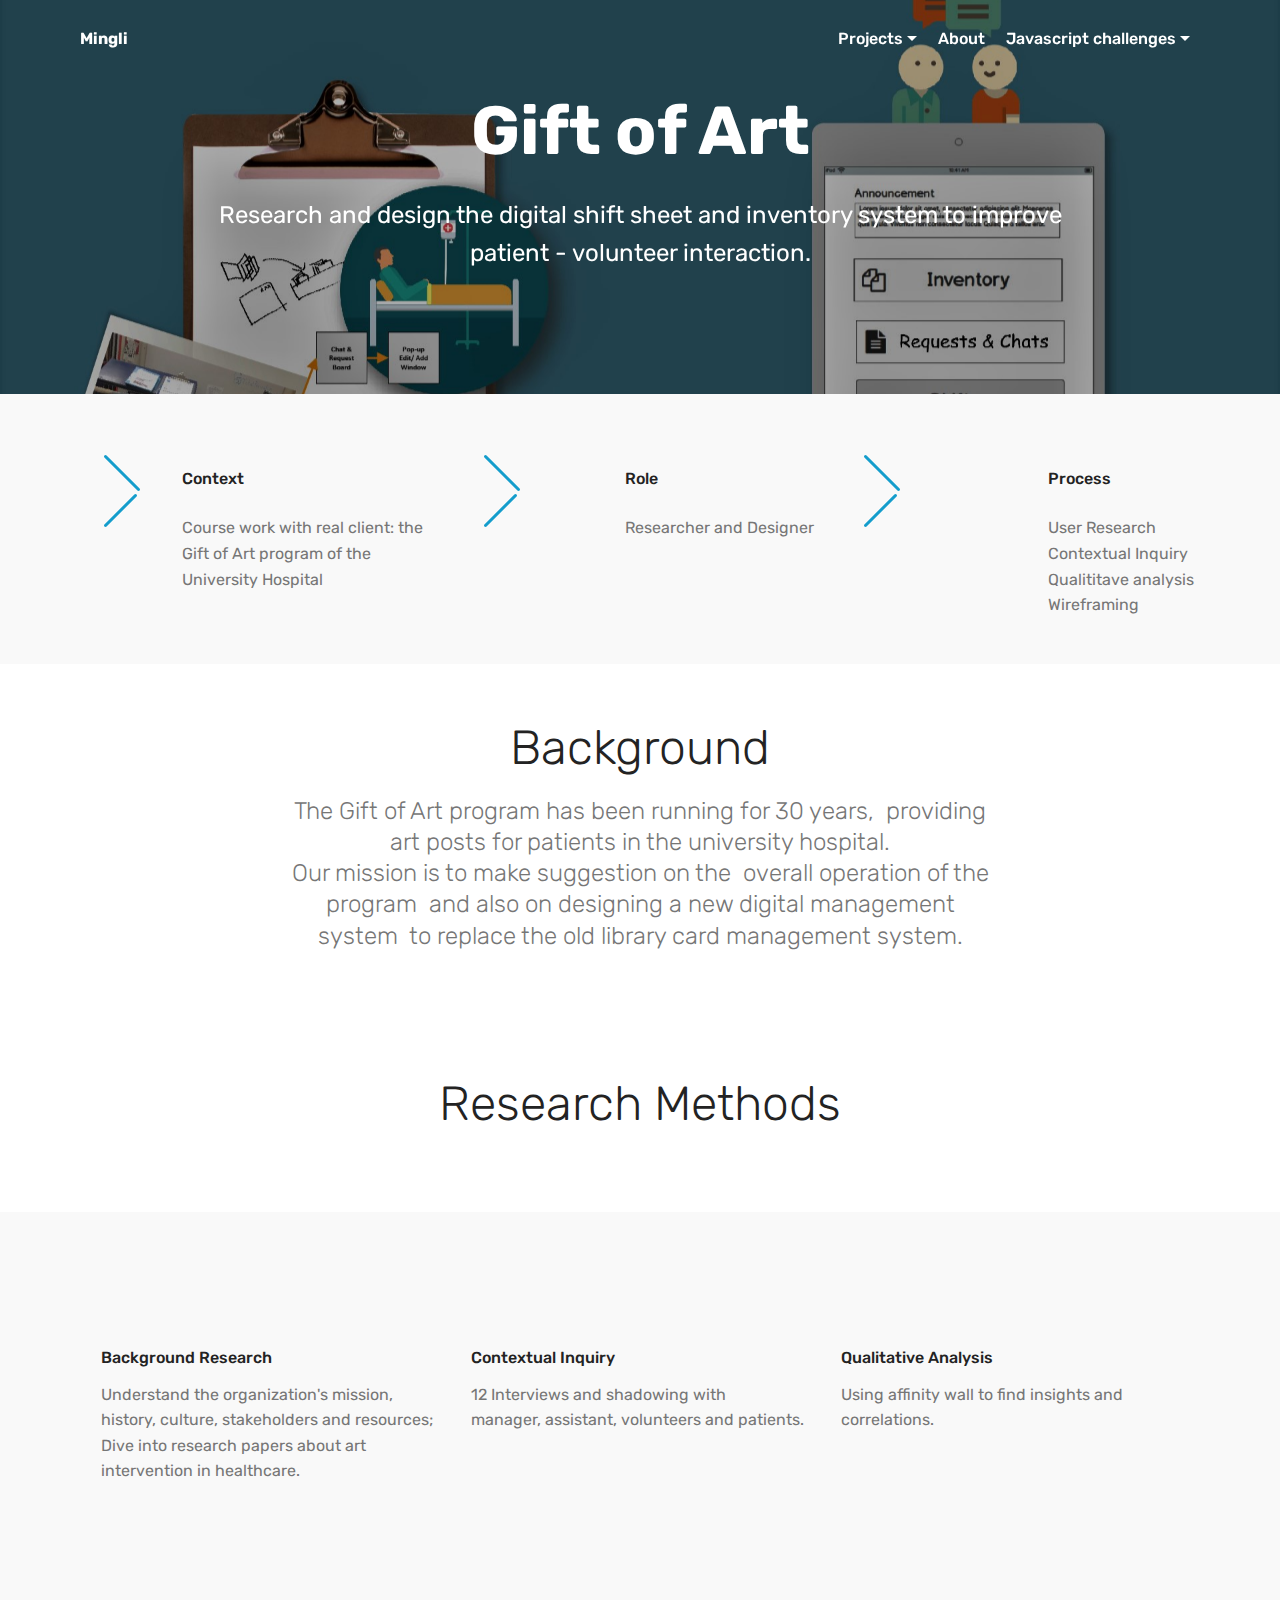
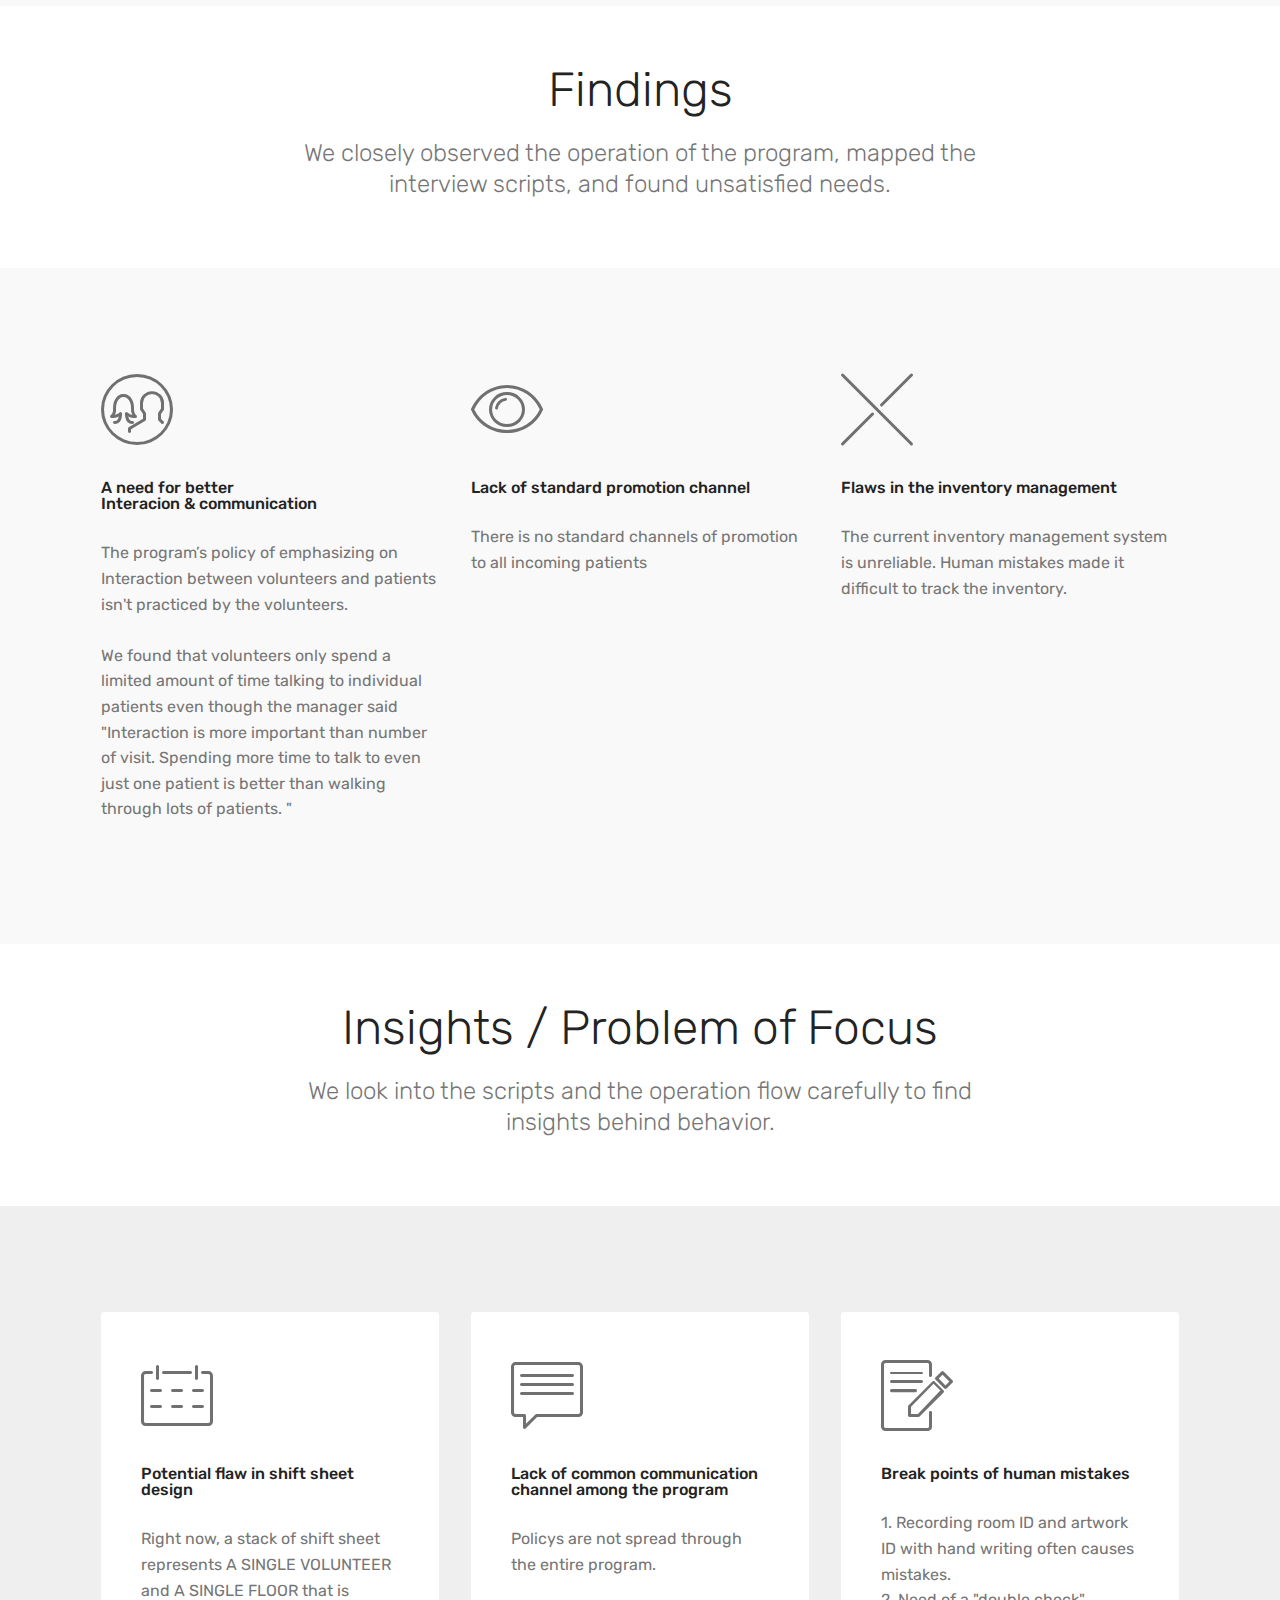
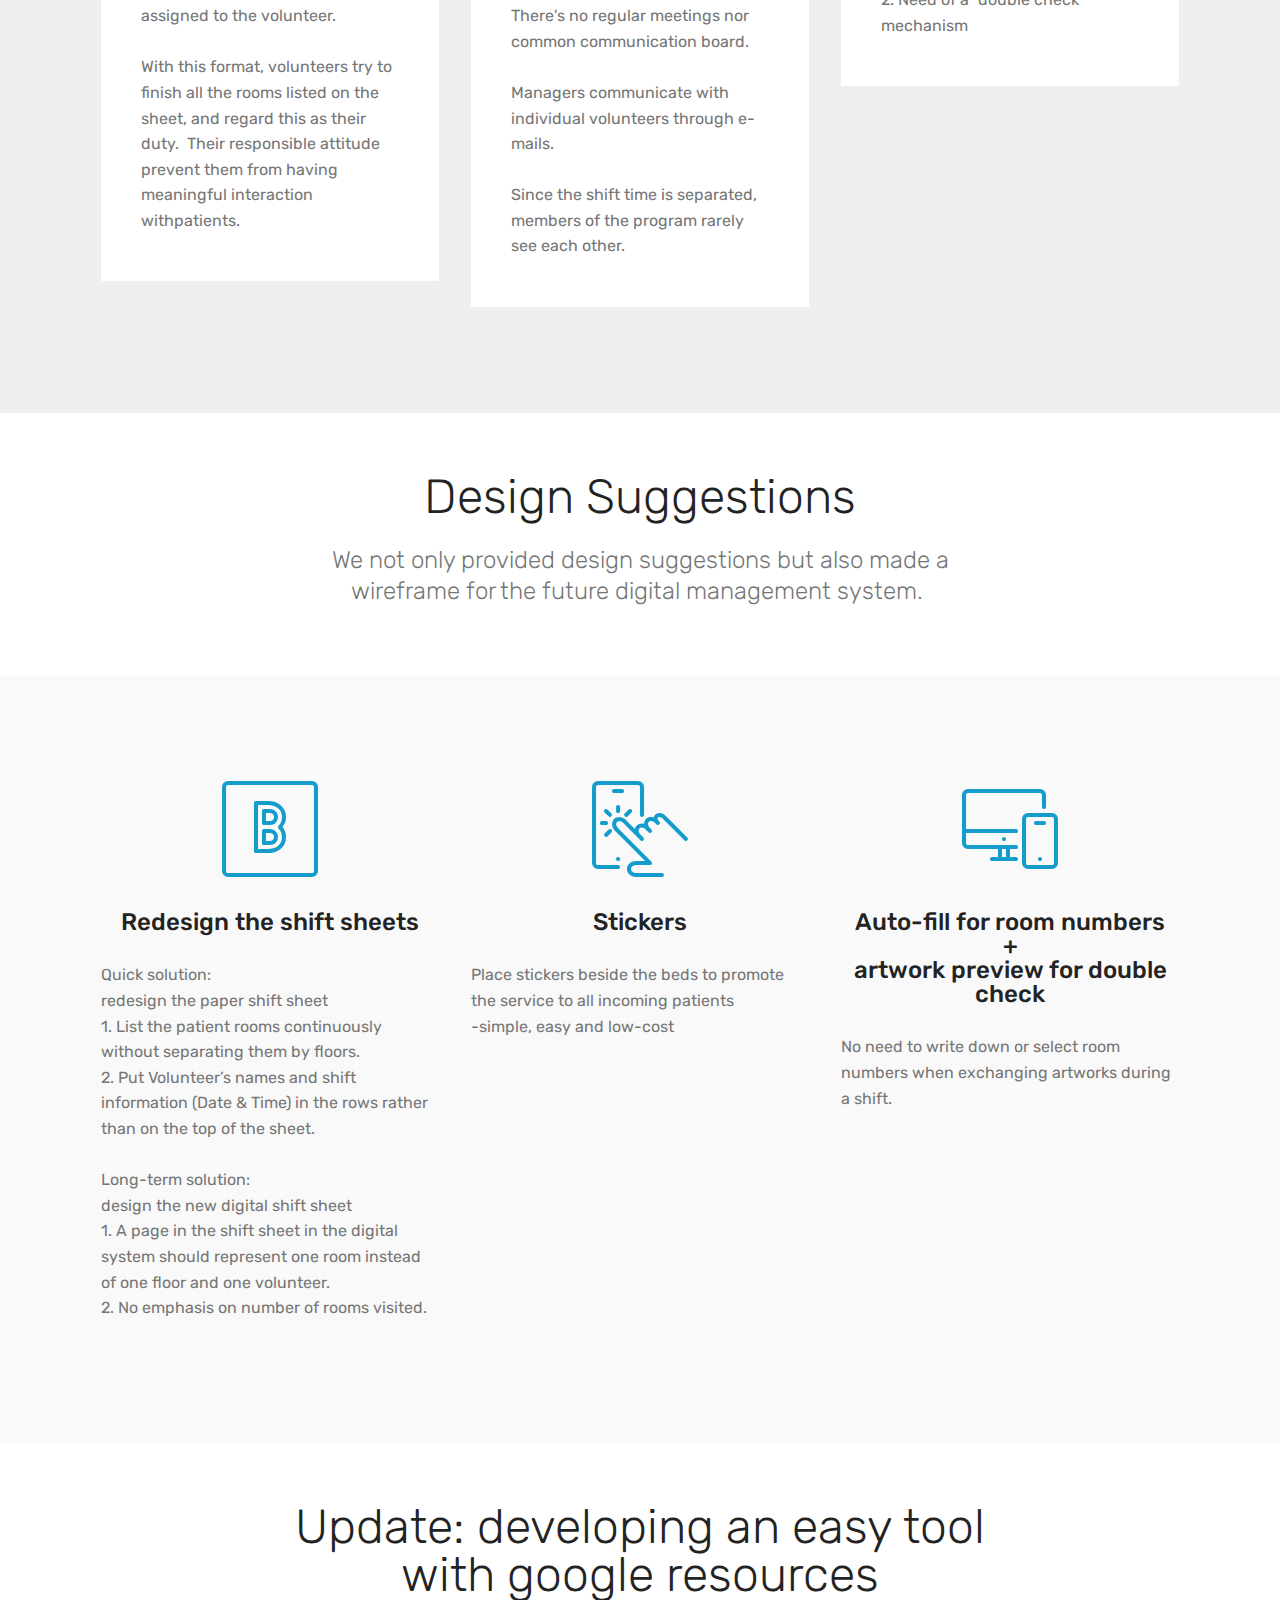
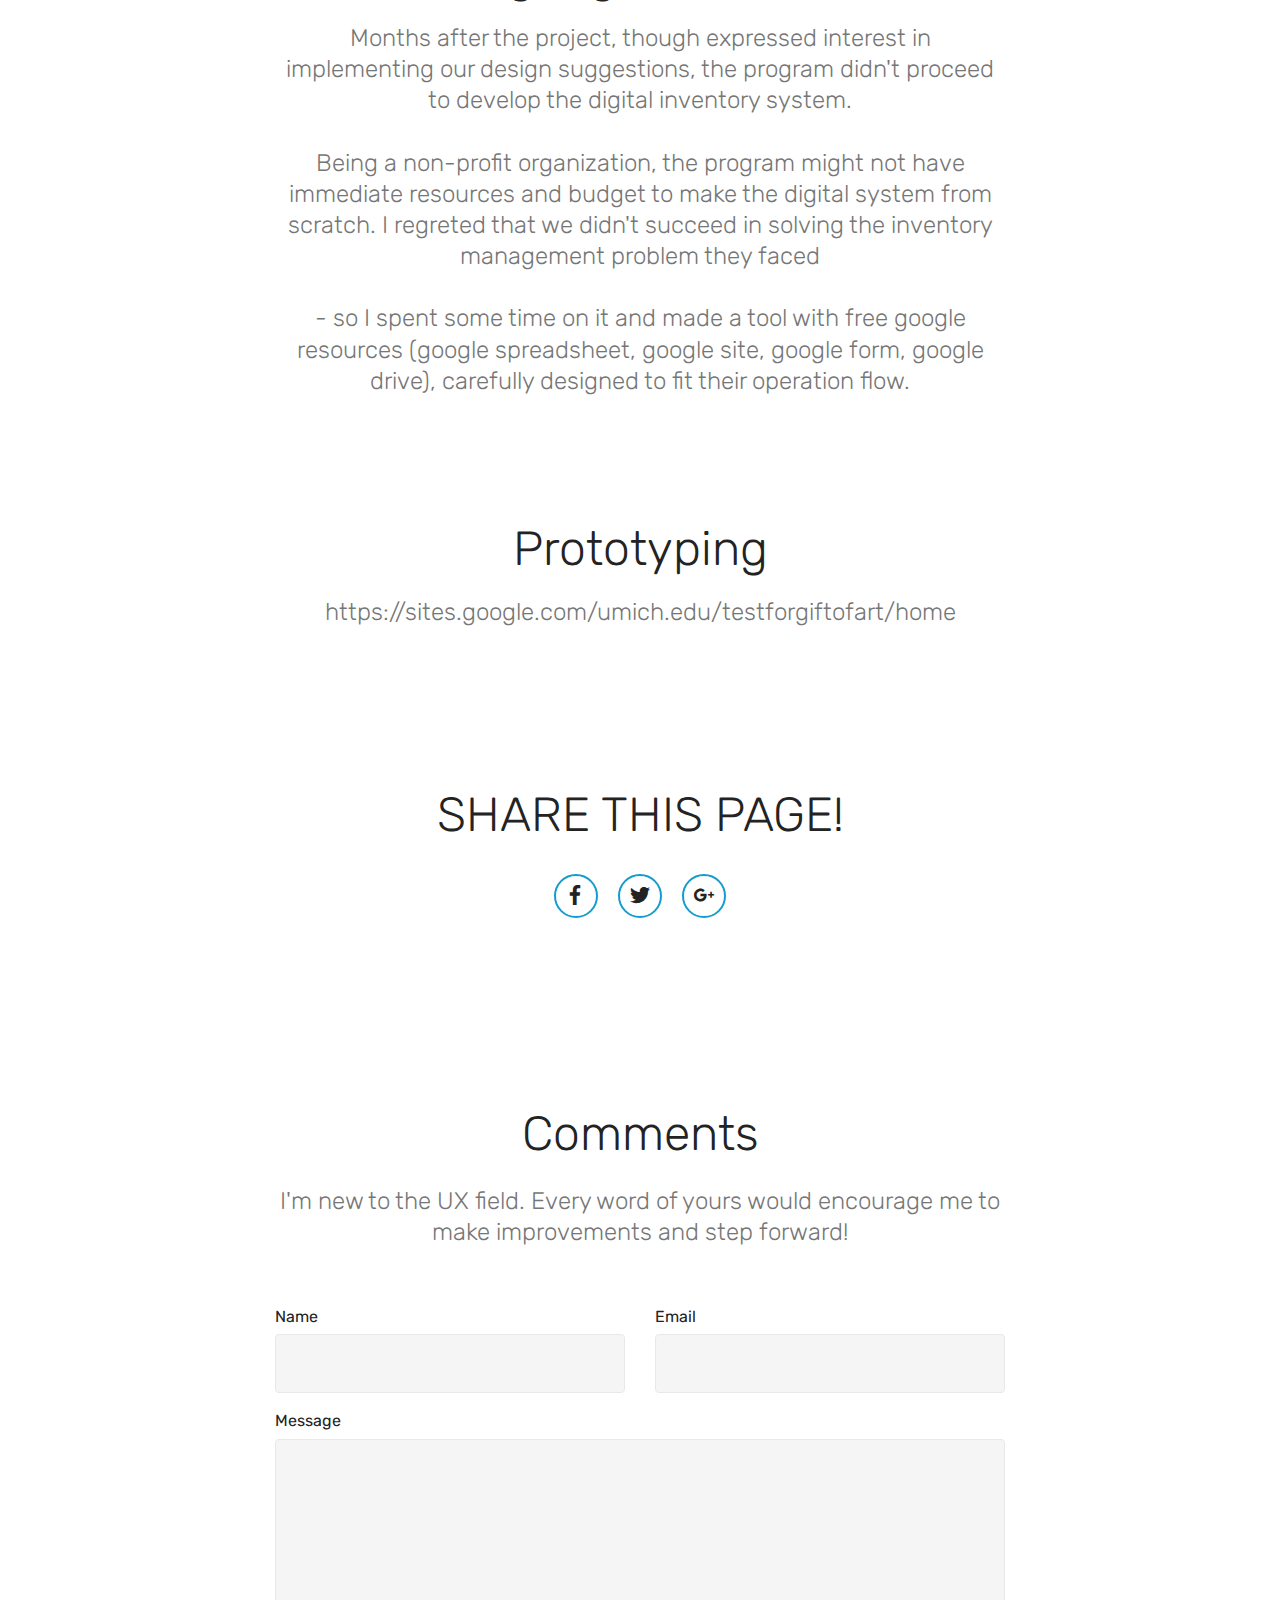
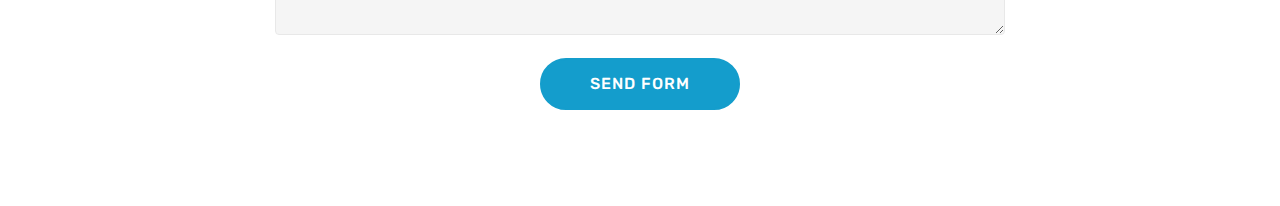
<file: giftofart.html>
<!DOCTYPE html>
<html lang="en">
<head>
  <!-- Site made with Mobirise Website Builder v4.7.8, https://mobirise.com -->
  <meta charset="UTF-8">
  <meta http-equiv="X-UA-Compatible" content="IE=edge">
  <meta name="generator" content="Mobirise v4.7.8, mobirise.com">
  <meta name="viewport" content="width=device-width, initial-scale=1, minimum-scale=1">
  <link rel="shortcut icon" href="assets/images/logo25.png" type="image/x-icon">
  <meta name="description" content="Site Builder Description">
  <title>Gift of Art</title>
  <link rel="stylesheet" href="assets/web/assets/mobirise-icons/mobirise-icons.css">
  <link rel="stylesheet" href="assets/tether/tether.min.css">
  <link rel="stylesheet" href="assets/bootstrap/css/bootstrap.min.css">
  <link rel="stylesheet" href="assets/bootstrap/css/bootstrap-grid.min.css">
  <link rel="stylesheet" href="assets/bootstrap/css/bootstrap-reboot.min.css">
  <link rel="stylesheet" href="assets/dropdown/css/style.css">
  <link rel="stylesheet" href="assets/socicon/css/styles.css">
  <link rel="stylesheet" href="assets/theme/css/style.css">
  <link rel="stylesheet" href="assets/mobirise/css/mbr-additional.css" type="text/css">
  
  
  
</head>
<body>
  <section class="menu cid-qVPAGF69ks"  id="menu1-14">

    

    <nav class="navbar navbar-expand beta-menu navbar-dropdown align-items-center navbar-fixed-top navbar-toggleable-sm bg-color transparent">
        <button class="navbar-toggler navbar-toggler-right" type="button" data-toggle="collapse" data-target="#navbarSupportedContent" aria-controls="navbarSupportedContent" aria-expanded="false" aria-label="Toggle navigation">
            <div class="hamburger">
                <span></span>
                <span></span>
                <span></span>
                <span></span>
            </div>
        </button>
        <div class="menu-logo">
            <div class="navbar-brand">
                
                <span class="navbar-caption-wrap"><a class="navbar-caption text-white display-4" href="index.html">
                        Mingli</a></span>
            </div>
        </div>
        <div class="collapse navbar-collapse" id="navbarSupportedContent">
            <ul class="navbar-nav nav-dropdown" data-app-modern-menu="true"><li class="nav-item dropdown">
                    <a class="nav-link link text-white dropdown-toggle display-4" data-toggle="dropdown-submenu">
                        
                        Projects</a><div class="dropdown-menu"><div class="dropdown"></div><a class="text-white dropdown-item display-4" href="find.html" aria-expanded="true">FinD</a><a class="text-white dropdown-item display-4" href="giftofart.html" aria-expanded="true">Gift of Art</a></div>
                </li>
                <li class="nav-item">
                    <a class="nav-link link text-white display-4" href="about.html">
                        
                        About</a>
                </li><li class="nav-item dropdown">
                    <a class="nav-link link text-white dropdown-toggle display-4" data-toggle="dropdown-submenu">
                        
                        Javascript challenges</a><div class="dropdown-menu"><div class="dropdown"></div><a class="text-white dropdown-item display-4" href="challenge1.html" aria-expanded="true">Challenge 1</a><a class="text-white dropdown-item display-4" href="challenge2.html" aria-expanded="true">Challenge 2</a><a class="text-white dropdown-item display-4" href="challenge3.html" aria-expanded="true">Challenge 3</a><a class="text-white dropdown-item display-4" href="challenge4.html" aria-expanded="true">Challenge 4</a><a class="text-white dropdown-item display-4" href="challenge5.html" aria-expanded="true">Challenge 5</a></div>
                </li></ul>

        </div>
    </nav>
</section>

<section class="engine"><a href="https://mobirise.me/o">one page site templates</a></section><header class="header1 cid-qVPAGFIJlO mbr-parallax-background" id="header1-15">

    

    

    <div class="container">
        <div class="row justify-content-md-center">
            <div class="mbr-white col-md-10">
                <h1 class="mbr-section-title align-center mbr-bold pb-3 mbr-fonts-style display-1">
                    Gift of Art</h1>
                
                <p class="mbr-text align-center pb-3 mbr-fonts-style display-5">
                    Research and design the digital shift sheet and inventory system to improve patient - volunteer interaction.
                </p>

            </div>
        </div>
    </div>

</header>

<section class="features9 cid-qVPAGGz0Rr" id="features9-17">

    

    
    <div class="container">
        <div class="row justify-content-center">
            <div class="card p-3 col-12 col-md-6 col-lg-4">
                <div class="media-container-row">
                    <div class="card-img pr-2">
                        <span class="mbr-iconfont mbri-arrow-next" style="color: rgb(20, 157, 204);"></span>
                    </div>
                    <div class="card-box">
                        <h4 class="card-title py-3 mbr-fonts-style display-7">
                            Context</h4>
                        <p class="mbr-text mbr-fonts-style display-7">
                           Course work with real client: the Gift of Art program of the University Hospital</p>
                    </div>
                </div>
            </div>

            <div class="card p-3 col-12 col-md-6 col-lg-4">
                <div class="media-container-row">
                    <div class="card-img pr-2">
                        <span class="mbr-iconfont mbri-arrow-next" style="color: rgb(20, 157, 204);"></span>
                    </div>
                    <div class="card-box">
                        <h4 class="card-title py-3 mbr-fonts-style display-7">
                            Role</h4>
                        <p class="mbr-text mbr-fonts-style display-7">
                           Researcher and Designer</p>
                    </div>
                </div>
            </div>

            <div class="card p-3 col-12 col-md-6 col-lg-4">
                <div class="media-container-row">
                    <div class="card-img pr-2">
                        <span class="mbr-iconfont mbri-arrow-next" style="color: rgb(20, 157, 204);"></span>
                    </div>
                    <div class="card-box">
                        <h4 class="card-title py-3 mbr-fonts-style display-7">Process</h4>
                        <p class="mbr-text mbr-fonts-style display-7">User Research
<br>Contextual Inquiry
<br>Qualititave analysis
<br>Wireframing</p>
                    </div>
                </div>
            </div>

            
        </div>
    </div>
</section>

<section class="mbr-section content4 cid-qVPU54mrs2" id="content4-1u">

    

    <div class="container">
        <div class="media-container-row">
            <div class="title col-12 col-md-8">
                <h2 class="align-center pb-3 mbr-fonts-style display-2">
                    Background</h2>
                <h3 class="mbr-section-subtitle align-center mbr-light mbr-fonts-style display-5">The Gift of Art program has been running for 30 years,
&nbsp;providing art posts for patients 
in the university hospital.<br>
Our mission is to make suggestion on the&nbsp;
overall operation of the program&nbsp;
and also on designing a new digital management system&nbsp;
to replace the old library card management system.
</h3>
                
            </div>
        </div>
    </div>
</section>

<section class="mbr-section content4 cid-qVPAGHmr3L" id="content4-18">

    

    <div class="container">
        <div class="media-container-row">
            <div class="title col-12 col-md-8">
                <h2 class="align-center pb-3 mbr-fonts-style display-2">
                    Research Methods</h2>
                
                
            </div>
        </div>
    </div>
</section>

<section class="features2 cid-qVPBodvPYX" id="features2-1n">

    

    
    
    <div class="container">
        <div class="media-container-row">
            <div class="card p-3 col-12 col-md-6 col-lg-4">
                <div class="card-wrapper">
                    <div class="card-img">
<!--                         <img src="assets/images/01.jpg" alt="Mobirise"> -->
                    </div>
                    <div class="card-box">
                        <h4 class="card-title pb-3 mbr-fonts-style display-7">
                            Background Research</h4>
                        <p class="mbr-text mbr-fonts-style display-7">Understand the organization's mission, history, culture, stakeholders and resources;<br>Dive into research papers about art intervention in healthcare.</p>
                    </div>
                </div>
            </div>

            <div class="card p-3 col-12 col-md-6 col-lg-4">
                <div class="card-wrapper">
                    <div class="card-img">
<!--                         <img src="assets/images/02.jpg" alt="Mobirise"> -->
                    </div>
                    <div class="card-box ">
                        <h4 class="card-title pb-3 mbr-fonts-style display-7">Contextual Inquiry</h4>
                        <p class="mbr-text mbr-fonts-style display-7">12 Interviews and shadowing with
<br>manager, assistant, volunteers and patients.</p>
                    </div>
                </div>
            </div>

            <div class="card p-3 col-12 col-md-6 col-lg-4">
                <div class="card-wrapper">
                    <div class="card-img">
<!--                         <img src="assets/images/03.jpg" alt="Mobirise"> -->
                    </div>
                    <div class="card-box">
                        <h4 class="card-title pb-3 mbr-fonts-style display-7">Qualitative Analysis</h4>
                        <p class="mbr-text mbr-fonts-style display-7">Using affinity wall to find insights and correlations.</p>
                    </div>
                </div>
            </div>

            
        </div>
    </div>
</section>

<section class="mbr-section content4 cid-qVPAGHTEBH" id="content4-19">

    

    <div class="container">
        <div class="media-container-row">
            <div class="title col-12 col-md-8">
                <h2 class="align-center pb-3 mbr-fonts-style display-2">
                    Findings</h2>
                <h3 class="mbr-section-subtitle align-center mbr-light mbr-fonts-style display-5">
                    We closely observed the operation of the program, mapped the interview scripts, and found unsatisfied needs.</h3>
                
            </div>
        </div>
    </div>
</section>

<section class="features5 cid-qVPCkFCnkh" id="features5-1o">
    
    

    
    <div class="container">
        <div class="media-container-row">

            <div class="card p-3 col-12 col-md-6 col-lg-4">
                <div class="card-img pb-3">
                    <span class="mbr-iconfont mbri-users"></span>
                </div>
                <div class="card-box">
                    <h4 class="card-title py-3 mbr-fonts-style display-7">A need for better <br>Interacion &amp; communication</h4>
                    <p class="mbr-text mbr-fonts-style display-7">The program’s policy of emphasizing on Interaction between volunteers and  patients isn't practiced by the volunteers. <br><br>We found that volunteers only spend a limited amount of time talking to individual patients even though the manager said "Interaction is more important than number of visit. Spending more time to talk to even just one patient is better than walking through lots of patients.
"<br></p>
                </div>
            </div>

            <div class="card p-3 col-12 col-md-6 col-lg-4">
                <div class="card-img pb-3">
                    <span class="mbr-iconfont mbri-preview"></span>
                </div>
                <div class="card-box">
                    <h4 class="card-title py-3 mbr-fonts-style display-7">Lack of standard promotion channel</h4>
                    <p class="mbr-text mbr-fonts-style display-7">There is no standard channels of promotion to all incoming patients&nbsp;<br></p>
                </div>
            </div>

            <div class="card p-3 col-12 col-md-6 col-lg-4">
                <div class="card-img pb-3">
                    <span class="mbr-iconfont mbri-close"></span>
                </div>
                <div class="card-box">
                    <h4 class="card-title py-3 mbr-fonts-style display-7">Flaws in the inventory management</h4>
                    <p class="mbr-text mbr-fonts-style display-7">The current inventory management system is unreliable. Human mistakes made it difficult to track the inventory.</p>
                </div>
            </div>

            
        </div>
    </div>
</section>

<section class="mbr-section content4 cid-qVPD3T9Zlw" id="content4-1q">

    

    <div class="container">
        <div class="media-container-row">
            <div class="title col-12 col-md-8">
                <h2 class="align-center pb-3 mbr-fonts-style display-2">
                    Insights / Problem of Focus</h2>
                <h3 class="mbr-section-subtitle align-center mbr-light mbr-fonts-style display-5">
                    We look into the scripts and the operation flow carefully to find insights behind behavior.</h3>
                
            </div>
        </div>
    </div>
</section>

<section class="features6 cid-qVPCPPSOlV" id="features6-1p">
    
    

    
    <div class="container">
        <div class="media-container-row">

            <div class="card p-3 col-12 col-md-6 col-lg-4">
                <div class="card-img pb-3">
                    <span class="mbr-iconfont mbri-calendar"></span>
                </div>
                <div class="card-box">
                    <h4 class="card-title py-3 mbr-fonts-style display-7">Potential flaw in shift sheet design</h4>
                    <p class="mbr-text mbr-fonts-style display-7">Right now, a stack of shift sheet represents A SINGLE VOLUNTEER and A  SINGLE FLOOR that is assigned to the volunteer.
<br>
<br>With this format, volunteers try to finish all the rooms listed on the sheet, and regard this as their duty. &nbsp;Their responsible attitude prevent them from having meaningful interaction withpatients.<br></p>
                </div>
            </div>

            <div class="card p-3 col-12 col-md-6 col-lg-4">
                <div class="card-img pb-3">
                    <span class="mbr-iconfont mbri-chat"></span>
                </div>
                <div class="card-box">
                    <h4 class="card-title py-3 mbr-fonts-style display-7">Lack of common communication channel among the program</h4>
                    <p class="mbr-text mbr-fonts-style display-7">Policys are not spread through the entire program.&nbsp;<br><br>There's no regular meetings nor common communication board.<br><br>Managers communicate with individual volunteers through e-mails.&nbsp;<br><br>Since the shift time is separated, members of the program rarely see each other.</p>
                </div>
            </div>

            <div class="card p-3 col-12 col-md-6 col-lg-4">
                <div class="card-img pb-3">
                    <span class="mbr-iconfont mbri-edit"></span>
                </div>
                <div class="card-box">
                    <h4 class="card-title py-3 mbr-fonts-style display-7">Break points of human mistakes</h4>
                    <p class="mbr-text mbr-fonts-style display-7">
                       1. Recording room ID and artwork ID with hand writing often causes mistakes.<br>2. Need of a "double check" mechanism</p>
                </div>
            </div>

            

        </div>

    </div>

</section>

<section class="mbr-section content4 cid-qVPD5Rmhfx" id="content4-1r">

    

    <div class="container">
        <div class="media-container-row">
            <div class="title col-12 col-md-8">
                <h2 class="align-center pb-3 mbr-fonts-style display-2">Design Suggestions</h2>
                <h3 class="mbr-section-subtitle align-center mbr-light mbr-fonts-style display-5">
                    We not only provided design suggestions but also made a wireframe for the future digital management system.&nbsp;</h3>
                
            </div>
        </div>
    </div>
</section>

<section class="features1 cid-qVPDe3k4tr" id="features1-1s">
    
    

    
    <div class="container">
        <div class="media-container-row">

            <div class="card p-3 col-12 col-md-6 col-lg-4">
                <div class="card-img pb-3">
                    <span class="mbri-bootstrap mbr-iconfont"></span>
                </div>
                <div class="card-box">
                    <h4 class="card-title py-3 mbr-fonts-style display-5">Redesign the shift sheets</h4>
                    <p class="mbr-text mbr-fonts-style display-7">
                        Quick solution: <br>redesign the paper shift sheet<br>1. List the patient rooms continuously without separating them by floors.
<br>2. Put Volunteer’s names and shift information (Date &amp; Time) in the rows rather than on the top of the sheet.&nbsp;<br><br>Long-term solution: <br>design the new digital shift sheet<br>1. A page in the shift sheet in the digital system should represent one room instead of one floor and one volunteer.
<br>2. No emphasis on number of rooms visited.&nbsp;<br></p>
                </div>
            </div>

            <div class="card p-3 col-12 col-md-6 col-lg-4">
                <div class="card-img pb-3">
                    <span class="mbri-touch mbr-iconfont"></span>
                </div>
                <div class="card-box">
                    <h4 class="card-title py-3 mbr-fonts-style display-5">Stickers</h4>
                    <p class="mbr-text mbr-fonts-style display-7">Place stickers beside the beds to promote the service to all incoming patients
<br>-simple, easy and low-cost&nbsp;<br></p>
                </div>
            </div>

            <div class="card p-3 col-12 col-md-6 col-lg-4">
                <div class="card-img pb-3">
                    <span class="mbri-responsive mbr-iconfont"></span>
                </div>
                <div class="card-box">
                    <h4 class="card-title py-3 mbr-fonts-style display-5">
                        Auto-fill for room numbers<br>+<br>artwork preview for double check</h4>
                    <p class="mbr-text mbr-fonts-style display-7">
                        No need to write down or select room numbers when exchanging artworks during a shift.</p>
                </div>
            </div>

            

        </div>

    </div>

</section>

<!-- <section class="mbr-section content4 cid-qVPDqf2oke" id="content4-1t">

    

    <div class="container">
        <div class="media-container-row">
            <div class="title col-12 col-md-8">
                <h2 class="align-center pb-3 mbr-fonts-style display-2">
                    Design Features</h2>
                
                
            </div>
                    <div class="media-container-row mt-5 pt-3">
            <div class="mbr-figure" style="width: 60%;">
                <img src="assets/images/03.jpg" alt="Fonts in Design">
            </div>
        </div>
    </div>
</section> -->

<!-- <section class="carousel slide cid-qVPAGIeMEO" data-interval="false" id="slider2-1a">

    
    <div class="container content-slider">
        <div class="content-slider-wrap">
            <div><div class="mbr-slider slide carousel" data-pause="true" data-keyboard="false" data-ride="false" data-interval="false"><ol class="carousel-indicators"><li data-app-prevent-settings="" data-target="#slider2-1a" class=" active" data-slide-to="0"></li><li data-app-prevent-settings="" data-target="#slider2-1a" data-slide-to="1"></li><li data-app-prevent-settings="" data-target="#slider2-1a" data-slide-to="2"></li></ol><div class="carousel-inner" role="listbox"><div class="carousel-item slider-fullscreen-image active" data-bg-video-slide="false" style="background-image: url(assets/images/g1.jpg);"><div class="container container-slide"><div class="image_wrapper"><img src="assets/images/g1.jpg"><div class="carousel-caption justify-content-center"><div class="col-10 align-left"></div></div></div></div></div><div class="carousel-item slider-fullscreen-image" data-bg-video-slide="false"></div><div class="container container-slide"><div class="image_wrapper"><img src="assets/images/g2.jpg"><div class="carousel-caption justify-content-center"><div class="col-10 align-center"></div></div></div></div></div><div class="carousel-item slider-fullscreen-image" data-bg-video-slide="false" style="background-image: url(assets/images/g3.jpg);"><div class="container container-slide"><div class="image_wrapper"></div><img src="assets/images/g3.jpg"><div class="carousel-caption justify-content-center"><div class="col-10 align-center"></div></div></div></div></div></div><a data-app-prevent-settings="" class="carousel-control carousel-control-prev" role="button" data-slide="prev" href="#slider2-1a"><span aria-hidden="true" class="mbri-left mbr-iconfont"></span><span class="sr-only">Previous</span></a><a data-app-prevent-settings="" class="carousel-control carousel-control-next" role="button" data-slide="next" href="#slider2-1a"><span aria-hidden="true" class="mbri-right mbr-iconfont"></span><span class="sr-only">Next</span></a></div></div> 
        </div>
    </div>
</section> -->

<section class="mbr-section content4 cid-qVPAGKvNUj" id="content4-1f">

    

    <div class="container">
        <div class="media-container-row">
            <div class="title col-12 col-md-8">
                <h2 class="align-center pb-3 mbr-fonts-style display-2">
                    Update: developing an easy tool with google resources</h2>
                <h3 class="mbr-section-subtitle align-center mbr-light mbr-fonts-style display-5">
                    Months after the project, though expressed interest in implementing our design suggestions, the program didn't proceed to develop the digital inventory system.<br><br>Being a non-profit organization, the program might not have immediate resources and budget to make the digital system from scratch. I regreted that we didn't succeed in solving the inventory management problem they faced<br><br>- so I spent some time on it and made a tool with free google resources (google spreadsheet, google site, google form, google drive), carefully designed to fit their operation flow.</h3>
                
            </div>
        </div>
    </div>
</section>

<section class="mbr-section content4 cid-qVPAGLFGmc" id="content4-1h">

    

    <div class="container">
        <div class="media-container-row">
            <div class="title col-12 col-md-8">
                <h2 class="align-center pb-3 mbr-fonts-style display-2">
                    Prototyping</h2>
                <h3 class="mbr-section-subtitle align-center mbr-light mbr-fonts-style display-5">
                    https://sites.google.com/umich.edu/testforgiftofart/home
                </h3>
                
            </div>
        </div>
    </div>
</section>

<!-- <section class="carousel slide cid-qVQbWDuzkf" data-interval="false" id="slider2-1v">

    
    <div class="container content-slider">
        <div class="content-slider-wrap">
            <div><div class="mbr-slider slide carousel" data-pause="true" data-keyboard="false" data-ride="false" data-interval="false"><ol class="carousel-indicators"><li data-app-prevent-settings="" data-target="#slider2-1v" class=" active" data-slide-to="0"></li><li data-app-prevent-settings="" data-target="#slider2-1v" data-slide-to="1"></li><li data-app-prevent-settings="" data-target="#slider2-1v" data-slide-to="2"></li></ol><div class="carousel-inner" role="listbox"><div class="carousel-item slider-fullscreen-image active" data-bg-video-slide="false" style="background-image: url(assets/images/1.jpg);"><div class="container container-slide"><div class="image_wrapper"><img src="assets/images/1.jpg"><div class="carousel-caption justify-content-center"><div class="col-10 align-center"></div></div></div></div></div><div class="carousel-item slider-fullscreen-image" data-bg-video-slide="https://www.youtube.com/watch?v=fwkKc6M60-0"><div class="mbr-overlay"></div><div class="container container-slide"><div class="image_wrapper"><img src="assets/images/2.jpg" style="opacity: 0;"><div class="carousel-caption justify-content-center"><div class="col-10 align-center"><p class="lead mbr-text mbr-fonts-style display-7">Slide with youtube video background and color overlay. Title and text are aligned to the left.</p></div></div></div></div></div><div class="carousel-item slider-fullscreen-image" data-bg-video-slide="false" style="background-image: url(assets/images/3.jpg);"><div class="container container-slide"><div class="image_wrapper"><div class="mbr-overlay"></div><img src="assets/images/3.jpg"><div class="carousel-caption justify-content-center"><div class="col-10 align-center"><p class="lead mbr-text mbr-fonts-style display-7">Choose from the large selection of latest pre-made blocks - jumbotrons, hero images, parallax scrolling, video backgrounds, hamburger menu, sticky header and more.</p></div></div></div></div></div></div><a data-app-prevent-settings="" class="carousel-control carousel-control-prev" role="button" data-slide="prev" href="#slider2-1v"><span aria-hidden="true" class="mbri-left mbr-iconfont"></span><span class="sr-only">Previous</span></a><a data-app-prevent-settings="" class="carousel-control carousel-control-next" role="button" data-slide="next" href="#slider2-1v"><span aria-hidden="true" class="mbri-right mbr-iconfont"></span><span class="sr-only">Next</span></a></div></div> 
        </div>
    </div>
</section> -->

<section class="cid-qVQecRJWx7" id="social-buttons1-1y">
    
    

    

    <div class="container">
        <div class="media-container-row">
            <div class="col-md-8 align-center">
                <h2 class="pb-3 mbr-section-title mbr-fonts-style display-2">
                    SHARE THIS PAGE!
                </h2>
                <div>
                    <div class="mbr-social-likes" data-counters="false">
                        <span class="btn btn-social facebook mx-2" title="Share link on Facebook">
                            <i class="socicon socicon-facebook"></i>
                        </span>
                        <span class="btn btn-social twitter mx-2" title="Share link on Twitter">
                            <i class="socicon socicon-twitter"></i>
                        </span>
                        <span class="btn btn-social plusone mx-2" title="Share link on Google+">
                            <i class="socicon socicon-googleplus"></i>
                        </span>
                        
                        
                    </div>
                </div>
            </div>
        </div>
    </div>
</section>

<section class="mbr-section form1 cid-qVQedTjjti" id="form1-1z">

    

    
    <div class="container">
        <div class="row justify-content-center">
            <div class="title col-12 col-lg-8">
                <h2 class="mbr-section-title align-center pb-3 mbr-fonts-style display-2">
                    Comments</h2>
                <h3 class="mbr-section-subtitle align-center mbr-light pb-3 mbr-fonts-style display-5">I'm new to the UX field. Every word of yours would encourage me to make improvements and step forward!</h3>
            </div>
        </div>
    </div>
    <div class="container">
        <div class="row justify-content-center">
            <div class="media-container-column col-lg-8" data-form-type="formoid">
                    <div data-form-alert="" hidden="">Thank you!</div>
            
                    <form class="mbr-form" action="https://mobirise.com/" method="post" data-form-title="Mobirise Form"><input type="hidden" name="email" data-form-email="true" value="AZzL7G4V7Fal/Nx7uAjtimydivxruKhTQtNW6CYIblr0qfDNFcSPfNdYpNWgEFri4TO/dYGlqkMd+urJiU7Wju0zXnCDv7ydqgJjCdUPPIzs8kXB++bgjHx+X1/acHpD" data-form-field="Email">
                        <div class="row row-sm-offset">
                            <div class="col-md-4 multi-horizontal" data-for="name">
                                <div class="form-group">
                                    <label class="form-control-label mbr-fonts-style display-7" for="name-form1-1z">Name</label>
                                    <input type="text" class="form-control" name="name" data-form-field="Name" required="" id="name-form1-1z">
                                </div>
                            </div>
                            <div class="col-md-4 multi-horizontal" data-for="email">
                                <div class="form-group">
                                    <label class="form-control-label mbr-fonts-style display-7" for="email-form1-1z">Email</label>
                                    <input type="email" class="form-control" name="email" data-form-field="Email" required="" id="email-form1-1z">
                                </div>
                            </div>
                            
                        </div>
                        <div class="form-group" data-for="message">
                            <label class="form-control-label mbr-fonts-style display-7" for="message-form1-1z">Message</label>
                            <textarea class="form-control" name="message" rows="7" data-form-field="Message" id="message-form1-1z"></textarea>
                        </div>
            
                        <span class="input-group-btn">
                            <button  type="submit" class="btn btn-primary btn-form display-4">SEND FORM</button>
                        </span>
                    </form>
            </div>
        </div>
    </div>
</section>


  <script src="assets/web/assets/jquery/jquery.min.js"></script>
  <script src="assets/popper/popper.min.js"></script>
  <script src="assets/tether/tether.min.js"></script>
  <script src="assets/bootstrap/js/bootstrap.min.js"></script>
  <script src="assets/smoothscroll/smooth-scroll.js"></script>
  <script src="assets/dropdown/js/script.min.js"></script>
  <script src="assets/touchswipe/jquery.touch-swipe.min.js"></script>
  <script src="assets/parallax/jarallax.min.js"></script>
  <script src="assets/ytplayer/jquery.mb.ytplayer.min.js"></script>
  <script src="assets/vimeoplayer/jquery.mb.vimeo_player.js"></script>
  <script src="assets/bootstrapcarouselswipe/bootstrap-carousel-swipe.js"></script>
  <script src="assets/sociallikes/social-likes.js"></script>
  <script src="assets/theme/js/script.js"></script>
  <script src="assets/slidervideo/script.js"></script>
  <script src="assets/formoid/formoid.min.js"></script>
  
  
</body>
</html>
</file>
<file: assets/web/assets/mobirise-icons/mobirise-icons.css>
@font-face {
  font-family: 'MobiriseIcons';
  src:  url('mobirise-icons.eot?spat4u');
  src:  url('mobirise-icons.eot?spat4u#iefix') format('embedded-opentype'),
    url('mobirise-icons.ttf?spat4u') format('truetype'),
    url('mobirise-icons.woff?spat4u') format('woff'),
    url('mobirise-icons.svg?spat4u#MobiriseIcons') format('svg');
  font-weight: normal;
  font-style: normal;
}

[class^="mbri-"], [class*=" mbri-"] {
  /* use !important to prevent issues with browser extensions that change fonts */
  font-family: MobiriseIcons !important;
  speak: none;
  font-style: normal;
  font-weight: normal;
  font-variant: normal;
  text-transform: none;
  line-height: 1;

  /* Better Font Rendering =========== */
  -webkit-font-smoothing: antialiased;
  -moz-osx-font-smoothing: grayscale;
}

.mbri-add-submenu:before {
  content: "\e900";
}
.mbri-alert:before {
  content: "\e901";
}
.mbri-align-center:before {
  content: "\e902";
}
.mbri-align-justify:before {
  content: "\e903";
}
.mbri-align-left:before {
  content: "\e904";
}
.mbri-align-right:before {
  content: "\e905";
}
.mbri-android:before {
  content: "\e906";
}
.mbri-apple:before {
  content: "\e907";
}
.mbri-arrow-down:before {
  content: "\e908";
}
.mbri-arrow-next:before {
  content: "\e909";
}
.mbri-arrow-prev:before {
  content: "\e90a";
}
.mbri-arrow-up:before {
  content: "\e90b";
}
.mbri-bold:before {
  content: "\e90c";
}
.mbri-bookmark:before {
  content: "\e90d";
}
.mbri-bootstrap:before {
  content: "\e90e";
}
.mbri-briefcase:before {
  content: "\e90f";
}
.mbri-browse:before {
  content: "\e910";
}
.mbri-bulleted-list:before {
  content: "\e911";
}
.mbri-calendar:before {
  content: "\e912";
}
.mbri-camera:before {
  content: "\e913";
}
.mbri-cart-add:before {
  content: "\e914";
}
.mbri-cart-full:before {
  content: "\e915";
}
.mbri-cash:before {
  content: "\e916";
}
.mbri-change-style:before {
  content: "\e917";
}
.mbri-chat:before {
  content: "\e918";
}
.mbri-clock:before {
  content: "\e919";
}
.mbri-close:before {
  content: "\e91a";
}
.mbri-cloud:before {
  content: "\e91b";
}
.mbri-code:before {
  content: "\e91c";
}
.mbri-contact-form:before {
  content: "\e91d";
}
.mbri-credit-card:before {
  content: "\e91e";
}
.mbri-cursor-click:before {
  content: "\e91f";
}
.mbri-cust-feedback:before {
  content: "\e920";
}
.mbri-database:before {
  content: "\e921";
}
.mbri-delivery:before {
  content: "\e922";
}
.mbri-desktop:before {
  content: "\e923";
}
.mbri-devices:before {
  content: "\e924";
}
.mbri-down:before {
  content: "\e925";
}
.mbri-download:before {
  content: "\e989";
}
.mbri-drag-n-drop:before {
  content: "\e927";
}
.mbri-drag-n-drop2:before {
  content: "\e928";
}
.mbri-edit:before {
  content: "\e929";
}
.mbri-edit2:before {
  content: "\e92a";
}
.mbri-error:before {
  content: "\e92b";
}
.mbri-extension:before {
  content: "\e92c";
}
.mbri-features:before {
  content: "\e92d";
}
.mbri-file:before {
  content: "\e92e";
}
.mbri-flag:before {
  content: "\e92f";
}
.mbri-folder:before {
  content: "\e930";
}
.mbri-gift:before {
  content: "\e931";
}
.mbri-github:before {
  content: "\e932";
}
.mbri-globe:before {
  content: "\e933";
}
.mbri-globe-2:before {
  content: "\e934";
}
.mbri-growing-chart:before {
  content: "\e935";
}
.mbri-hearth:before {
  content: "\e936";
}
.mbri-help:before {
  content: "\e937";
}
.mbri-home:before {
  content: "\e938";
}
.mbri-hot-cup:before {
  content: "\e939";
}
.mbri-idea:before {
  content: "\e93a";
}
.mbri-image-gallery:before {
  content: "\e93b";
}
.mbri-image-slider:before {
  content: "\e93c";
}
.mbri-info:before {
  content: "\e93d";
}
.mbri-italic:before {
  content: "\e93e";
}
.mbri-key:before {
  content: "\e93f";
}
.mbri-laptop:before {
  content: "\e940";
}
.mbri-layers:before {
  content: "\e941";
}
.mbri-left-right:before {
  content: "\e942";
}
.mbri-left:before {
  content: "\e943";
}
.mbri-letter:before {
  content: "\e944";
}
.mbri-like:before {
  content: "\e945";
}
.mbri-link:before {
  content: "\e946";
}
.mbri-lock:before {
  content: "\e947";
}
.mbri-login:before {
  content: "\e948";
}
.mbri-logout:before {
  content: "\e949";
}
.mbri-magic-stick:before {
  content: "\e94a";
}
.mbri-map-pin:before {
  content: "\e94b";
}
.mbri-menu:before {
  content: "\e94c";
}
.mbri-mobile:before {
  content: "\e94d";
}
.mbri-mobile2:before {
  content: "\e94e";
}
.mbri-mobirise:before {
  content: "\e94f";
}
.mbri-more-horizontal:before {
  content: "\e950";
}
.mbri-more-vertical:before {
  content: "\e951";
}
.mbri-music:before {
  content: "\e952";
}
.mbri-new-file:before {
  content: "\e953";
}
.mbri-numbered-list:before {
  content: "\e954";
}
.mbri-opened-folder:before {
  content: "\e955";
}
.mbri-pages:before {
  content: "\e956";
}
.mbri-paper-plane:before {
  content: "\e957";
}
.mbri-paperclip:before {
  content: "\e958";
}
.mbri-photo:before {
  content: "\e959";
}
.mbri-photos:before {
  content: "\e95a";
}
.mbri-pin:before {
  content: "\e95b";
}
.mbri-play:before {
  content: "\e95c";
}
.mbri-plus:before {
  content: "\e95d";
}
.mbri-preview:before {
  content: "\e95e";
}
.mbri-print:before {
  content: "\e95f";
}
.mbri-protect:before {
  content: "\e960";
}
.mbri-question:before {
  content: "\e961";
}
.mbri-quote-left:before {
  content: "\e962";
}
.mbri-quote-right:before {
  content: "\e963";
}
.mbri-refresh:before {
  content: "\e964";
}
.mbri-responsive:before {
  content: "\e965";
}
.mbri-right:before {
  content: "\e966";
}
.mbri-rocket:before {
  content: "\e967";
}
.mbri-sad-face:before {
  content: "\e968";
}
.mbri-sale:before {
  content: "\e969";
}
.mbri-save:before {
  content: "\e96a";
}
.mbri-search:before {
  content: "\e96b";
}
.mbri-setting:before {
  content: "\e96c";
}
.mbri-setting2:before {
  content: "\e96d";
}
.mbri-setting3:before {
  content: "\e96e";
}
.mbri-share:before {
  content: "\e96f";
}
.mbri-shopping-bag:before {
  content: "\e970";
}
.mbri-shopping-basket:before {
  content: "\e971";
}
.mbri-shopping-cart:before {
  content: "\e972";
}
.mbri-sites:before {
  content: "\e973";
}
.mbri-smile-face:before {
  content: "\e974";
}
.mbri-speed:before {
  content: "\e975";
}
.mbri-star:before {
  content: "\e976";
}
.mbri-success:before {
  content: "\e977";
}
.mbri-sun:before {
  content: "\e978";
}
.mbri-sun2:before {
  content: "\e979";
}
.mbri-tablet:before {
  content: "\e97a";
}
.mbri-tablet-vertical:before {
  content: "\e97b";
}
.mbri-target:before {
  content: "\e97c";
}
.mbri-timer:before {
  content: "\e97d";
}
.mbri-to-ftp:before {
  content: "\e97e";
}
.mbri-to-local-drive:before {
  content: "\e97f";
}
.mbri-touch-swipe:before {
  content: "\e980";
}
.mbri-touch:before {
  content: "\e981";
}
.mbri-trash:before {
  content: "\e982";
}
.mbri-underline:before {
  content: "\e983";
}
.mbri-unlink:before {
  content: "\e984";
}
.mbri-unlock:before {
  content: "\e985";
}
.mbri-up-down:before {
  content: "\e986";
}
.mbri-up:before {
  content: "\e987";
}
.mbri-update:before {
  content: "\e988";
}
.mbri-upload:before {
 content: "\e926"; 
}
.mbri-user:before {
  content: "\e98a";
}
.mbri-user2:before {
  content: "\e98b";
}
.mbri-users:before {
  content: "\e98c";
}
.mbri-video:before {
  content: "\e98d";
}
.mbri-video-play:before {
  content: "\e98e";
}
.mbri-watch:before {
  content: "\e98f";
}
.mbri-website-theme:before {
  content: "\e990";
}
.mbri-wifi:before {
  content: "\e991";
}
.mbri-windows:before {
  content: "\e992";
}
.mbri-zoom-out:before {
  content: "\e993";
}
.mbri-redo:before {
  content: "\e994";
}
.mbri-undo:before {
  content: "\e995";
}
</file>
<file: assets/socicon/css/styles.css>
@charset "UTF-8";

@font-face {
  font-family: "socicon";
  src:url("../fonts/socicon.eot");
  src:url("../fonts/socicon.eot?#iefix") format("embedded-opentype"),
    url("../fonts/socicon.woff") format("woff"),
    url("../fonts/socicon.ttf") format("truetype"),
    url("../fonts/socicon.svg#socicon") format("svg");
  font-weight: normal;
  font-style: normal;

}

[data-icon]:before {
  font-family: "socicon" !important;
  content: attr(data-icon);
  font-style: normal !important;
  font-weight: normal !important;
  font-variant: normal !important;
  text-transform: none !important;
  speak: none;
  line-height: 1;
  -webkit-font-smoothing: antialiased;
  -moz-osx-font-smoothing: grayscale;
}

[class^="socicon-"]:before,
[class*=" socicon-"]:before {
  font-family: "socicon" !important;
  font-style: normal !important;
  font-weight: normal !important;
  font-variant: normal !important;
  text-transform: none !important;
  speak: none;
  line-height: 1;
  -webkit-font-smoothing: antialiased;
  -moz-osx-font-smoothing: grayscale;
}

.socicon-modelmayhem:before {
  content: "\e000";
}
.socicon-mixcloud:before {
  content: "\e001";
}
.socicon-drupal:before {
  content: "\e002";
}
.socicon-swarm:before {
  content: "\e003";
}
.socicon-istock:before {
  content: "\e004";
}
.socicon-yammer:before {
  content: "\e005";
}
.socicon-ello:before {
  content: "\e006";
}
.socicon-stackoverflow:before {
  content: "\e007";
}
.socicon-persona:before {
  content: "\e008";
}
.socicon-triplej:before {
  content: "\e009";
}
.socicon-houzz:before {
  content: "\e00a";
}
.socicon-rss:before {
  content: "\e00b";
}
.socicon-paypal:before {
  content: "\e00c";
}
.socicon-odnoklassniki:before {
  content: "\e00d";
}
.socicon-airbnb:before {
  content: "\e00e";
}
.socicon-periscope:before {
  content: "\e00f";
}
.socicon-outlook:before {
  content: "\e010";
}
.socicon-coderwall:before {
  content: "\e011";
}
.socicon-tripadvisor:before {
  content: "\e012";
}
.socicon-appnet:before {
  content: "\e013";
}
.socicon-goodreads:before {
  content: "\e014";
}
.socicon-tripit:before {
  content: "\e015";
}
.socicon-lanyrd:before {
  content: "\e016";
}
.socicon-slideshare:before {
  content: "\e017";
}
.socicon-buffer:before {
  content: "\e018";
}
.socicon-disqus:before {
  content: "\e019";
}
.socicon-vkontakte:before {
  content: "\e01a";
}
.socicon-whatsapp:before {
  content: "\e01b";
}
.socicon-patreon:before {
  content: "\e01c";
}
.socicon-storehouse:before {
  content: "\e01d";
}
.socicon-pocket:before {
  content: "\e01e";
}
.socicon-mail:before {
  content: "\e01f";
}
.socicon-blogger:before {
  content: "\e020";
}
.socicon-technorati:before {
  content: "\e021";
}
.socicon-reddit:before {
  content: "\e022";
}
.socicon-dribbble:before {
  content: "\e023";
}
.socicon-stumbleupon:before {
  content: "\e024";
}
.socicon-digg:before {
  content: "\e025";
}
.socicon-envato:before {
  content: "\e026";
}
.socicon-behance:before {
  content: "\e027";
}
.socicon-delicious:before {
  content: "\e028";
}
.socicon-deviantart:before {
  content: "\e029";
}
.socicon-forrst:before {
  content: "\e02a";
}
.socicon-play:before {
  content: "\e02b";
}
.socicon-zerply:before {
  content: "\e02c";
}
.socicon-wikipedia:before {
  content: "\e02d";
}
.socicon-apple:before {
  content: "\e02e";
}
.socicon-flattr:before {
  content: "\e02f";
}
.socicon-github:before {
  content: "\e030";
}
.socicon-renren:before {
  content: "\e031";
}
.socicon-friendfeed:before {
  content: "\e032";
}
.socicon-newsvine:before {
  content: "\e033";
}
.socicon-identica:before {
  content: "\e034";
}
.socicon-bebo:before {
  content: "\e035";
}
.socicon-zynga:before {
  content: "\e036";
}
.socicon-steam:before {
  content: "\e037";
}
.socicon-xbox:before {
  content: "\e038";
}
.socicon-windows:before {
  content: "\e039";
}
.socicon-qq:before {
  content: "\e03a";
}
.socicon-douban:before {
  content: "\e03b";
}
.socicon-meetup:before {
  content: "\e03c";
}
.socicon-playstation:before {
  content: "\e03d";
}
.socicon-android:before {
  content: "\e03e";
}
.socicon-snapchat:before {
  content: "\e03f";
}
.socicon-twitter:before {
  content: "\e040";
}
.socicon-facebook:before {
  content: "\e041";
}
.socicon-googleplus:before {
  content: "\e042";
}
.socicon-pinterest:before {
  content: "\e043";
}
.socicon-foursquare:before {
  content: "\e044";
}
.socicon-yahoo:before {
  content: "\e045";
}
.socicon-skype:before {
  content: "\e046";
}
.socicon-yelp:before {
  content: "\e047";
}
.socicon-feedburner:before {
  content: "\e048";
}
.socicon-linkedin:before {
  content: "\e049";
}
.socicon-viadeo:before {
  content: "\e04a";
}
.socicon-xing:before {
  content: "\e04b";
}
.socicon-myspace:before {
  content: "\e04c";
}
.socicon-soundcloud:before {
  content: "\e04d";
}
.socicon-spotify:before {
  content: "\e04e";
}
.socicon-grooveshark:before {
  content: "\e04f";
}
.socicon-lastfm:before {
  content: "\e050";
}
.socicon-youtube:before {
  content: "\e051";
}
.socicon-vimeo:before {
  content: "\e052";
}
.socicon-dailymotion:before {
  content: "\e053";
}
.socicon-vine:before {
  content: "\e054";
}
.socicon-flickr:before {
  content: "\e055";
}
.socicon-500px:before {
  content: "\e056";
}
.socicon-wordpress:before {
  content: "\e058";
}
.socicon-tumblr:before {
  content: "\e059";
}
.socicon-twitch:before {
  content: "\e05a";
}
.socicon-8tracks:before {
  content: "\e05b";
}
.socicon-amazon:before {
  content: "\e05c";
}
.socicon-icq:before {
  content: "\e05d";
}
.socicon-smugmug:before {
  content: "\e05e";
}
.socicon-ravelry:before {
  content: "\e05f";
}
.socicon-weibo:before {
  content: "\e060";
}
.socicon-baidu:before {
  content: "\e061";
}
.socicon-angellist:before {
  content: "\e062";
}
.socicon-ebay:before {
  content: "\e063";
}
.socicon-imdb:before {
  content: "\e064";
}
.socicon-stayfriends:before {
  content: "\e065";
}
.socicon-residentadvisor:before {
  content: "\e066";
}
.socicon-google:before {
  content: "\e067";
}
.socicon-yandex:before {
  content: "\e068";
}
.socicon-sharethis:before {
  content: "\e069";
}
.socicon-bandcamp:before {
  content: "\e06a";
}
.socicon-itunes:before {
  content: "\e06b";
}
.socicon-deezer:before {
  content: "\e06c";
}
.socicon-telegram:before {
  content: "\e06e";
}
.socicon-openid:before {
  content: "\e06f";
}
.socicon-amplement:before {
  content: "\e070";
}
.socicon-viber:before {
  content: "\e071";
}
.socicon-zomato:before {
  content: "\e072";
}
.socicon-draugiem:before {
  content: "\e074";
}
.socicon-endomodo:before {
  content: "\e075";
}
.socicon-filmweb:before {
  content: "\e076";
}
.socicon-stackexchange:before {
  content: "\e077";
}
.socicon-wykop:before {
  content: "\e078";
}
.socicon-teamspeak:before {
  content: "\e079";
}
.socicon-teamviewer:before {
  content: "\e07a";
}
.socicon-ventrilo:before {
  content: "\e07b";
}
.socicon-younow:before {
  content: "\e07c";
}
.socicon-raidcall:before {
  content: "\e07d";
}
.socicon-mumble:before {
  content: "\e07e";
}
.socicon-medium:before {
  content: "\e06d";
}
.socicon-bebee:before {
  content: "\e07f";
}
.socicon-hitbox:before {
  content: "\e080";
}
.socicon-reverbnation:before {
  content: "\e081";
}
.socicon-formulr:before {
  content: "\e082";
}
.socicon-instagram:before {
  content: "\e057";
}
.socicon-battlenet:before {
  content: "\e083";
}
.socicon-chrome:before {
  content: "\e084";
}
.socicon-discord:before {
  content: "\e086";
}
.socicon-issuu:before {
  content: "\e087";
}
.socicon-macos:before {
  content: "\e088";
}
.socicon-firefox:before {
  content: "\e089";
}
.socicon-opera:before {
  content: "\e08d";
}
.socicon-keybase:before {
  content: "\e090";
}
.socicon-alliance:before {
  content: "\e091";
}
.socicon-livejournal:before {
  content: "\e092";
}
.socicon-googlephotos:before {
  content: "\e093";
}
.socicon-horde:before {
  content: "\e094";
}
.socicon-etsy:before {
  content: "\e095";
}
.socicon-zapier:before {
  content: "\e096";
}
.socicon-google-scholar:before {
  content: "\e097";
}
.socicon-researchgate:before {
  content: "\e098";
}
.socicon-wechat:before {
  content: "\e099";
}
.socicon-strava:before {
  content: "\e09a";
}
.socicon-line:before {
  content: "\e09b";
}
.socicon-lyft:before {
  content: "\e09c";
}
.socicon-uber:before {
  content: "\e09d";
}
.socicon-songkick:before {
  content: "\e09e";
}
.socicon-viewbug:before {
  content: "\e09f";
}
.socicon-googlegroups:before {
  content: "\e0a0";
}
.socicon-quora:before {
  content: "\e073";
}
.socicon-diablo:before {
  content: "\e085";
}
.socicon-blizzard:before {
  content: "\e0a1";
}
.socicon-hearthstone:before {
  content: "\e08b";
}
.socicon-heroes:before {
  content: "\e08a";
}
.socicon-overwatch:before {
  content: "\e08c";
}
.socicon-warcraft:before {
  content: "\e08e";
}
.socicon-starcraft:before {
  content: "\e08f";
}
.socicon-beam:before {
  content: "\e0a2";
}
.socicon-curse:before {
  content: "\e0a3";
}
.socicon-player:before {
  content: "\e0a4";
}
.socicon-streamjar:before {
  content: "\e0a5";
}
.socicon-nintendo:before {
  content: "\e0a6";
}
.socicon-hellocoton:before {
  content: "\e0a7";
}
</file>
<file: assets/dropdown/css/style.css>
.navbar-dropdown {
  left: 0;
  padding: 0;
  position: absolute;
  right: 0;
  top: 0;
  transition: all 0.45s ease;
  z-index: 1030;
  background: #282828; }
  .navbar-dropdown .navbar-logo {
    margin-right: 0.8rem;
    transition: margin 0.3s ease-in-out;
    vertical-align: middle; }
    .navbar-dropdown .navbar-logo img {
      height: 3.125rem;
      transition: all 0.3s ease-in-out; }
    .navbar-dropdown .navbar-logo.mbr-iconfont {
      font-size: 3.125rem;
      line-height: 3.125rem; }
  .navbar-dropdown .navbar-caption {
    font-weight: 700;
    white-space: normal;
    vertical-align: -4px;
    line-height: 3.125rem !important; }
    .navbar-dropdown .navbar-caption, .navbar-dropdown .navbar-caption:hover {
      color: inherit;
      text-decoration: none; }
  .navbar-dropdown .mbr-iconfont + .navbar-caption {
    vertical-align: -1px; }
  .navbar-dropdown.navbar-fixed-top {
    position: fixed; }
  .navbar-dropdown .navbar-brand span {
    vertical-align: -4px; }
  .navbar-dropdown.bg-color.transparent {
    background: none; }
  .navbar-dropdown.navbar-short .navbar-brand {
    padding: 0.625rem 0; }
    .navbar-dropdown.navbar-short .navbar-brand span {
      vertical-align: -1px; }
  .navbar-dropdown.navbar-short .navbar-caption {
    line-height: 2.375rem !important;
    vertical-align: -2px; }
  .navbar-dropdown.navbar-short .navbar-logo {
    margin-right: 0.5rem; }
    .navbar-dropdown.navbar-short .navbar-logo img {
      height: 2.375rem; }
    .navbar-dropdown.navbar-short .navbar-logo.mbr-iconfont {
      font-size: 2.375rem;
      line-height: 2.375rem; }
  .navbar-dropdown.navbar-short .mbr-table-cell {
    height: 3.625rem; }
  .navbar-dropdown .navbar-close {
    left: 0.6875rem;
    position: fixed;
    top: 0.75rem;
    z-index: 1000; }
  .navbar-dropdown .hamburger-icon {
    content: "";
    display: inline-block;
    vertical-align: middle;
    width: 16px;
    -webkit-box-shadow: 0 -6px 0 1px #282828,0 0 0 1px #282828,0 6px 0 1px #282828;
    -moz-box-shadow: 0 -6px 0 1px #282828,0 0 0 1px #282828,0 6px 0 1px #282828;
    box-shadow: 0 -6px 0 1px #282828,0 0 0 1px #282828,0 6px 0 1px #282828; }

.dropdown-menu .dropdown-toggle[data-toggle="dropdown-submenu"]::after {
  border-bottom: 0.35em solid transparent;
  border-left: 0.35em solid;
  border-right: 0;
  border-top: 0.35em solid transparent;
  margin-left: 0.3rem; }

.dropdown-menu .dropdown-item:focus {
  outline: 0; }

.nav-dropdown {
  font-size: 0.75rem;
  font-weight: 500;
  height: auto !important; }
  .nav-dropdown .nav-btn {
    padding-left: 1rem; }
  .nav-dropdown .link {
    margin: .667em 1.667em;
    font-weight: 500;
    padding: 0;
    transition: color .2s ease-in-out; }
    .nav-dropdown .link.dropdown-toggle {
      margin-right: 2.583em; }
      .nav-dropdown .link.dropdown-toggle::after {
        margin-left: .25rem;
        border-top: 0.35em solid;
        border-right: 0.35em solid transparent;
        border-left: 0.35em solid transparent;
        border-bottom: 0; }
      .nav-dropdown .link.dropdown-toggle[aria-expanded="true"] {
        margin: 0;
        padding: 0.667em 3.263em  0.667em 1.667em; }
  .nav-dropdown .link::after,
  .nav-dropdown .dropdown-item::after {
    color: inherit; }
  .nav-dropdown .btn {
    font-size: 0.75rem;
    font-weight: 700;
    letter-spacing: 0;
    margin-bottom: 0;
    padding-left: 1.25rem;
    padding-right: 1.25rem; }
  .nav-dropdown .dropdown-menu {
    border-radius: 0;
    border: 0;
    left: 0;
    margin: 0;
    padding-bottom: 1.25rem;
    padding-top: 1.25rem;
    position: relative; }
  .nav-dropdown .dropdown-submenu {
    margin-left: 0.125rem;
    top: 0; }
  .nav-dropdown .dropdown-item {
    font-weight: 500;
    line-height: 2;
    padding: 0.3846em 4.615em 0.3846em 1.5385em;
    position: relative;
    transition: color .2s ease-in-out, background-color .2s ease-in-out; }
    .nav-dropdown .dropdown-item::after {
      margin-top: -0.3077em;
      position: absolute;
      right: 1.1538em;
      top: 50%; }
    .nav-dropdown .dropdown-item:focus, .nav-dropdown .dropdown-item:hover {
      background: none; }

@media (max-width: 767px) {
  .nav-dropdown.navbar-toggleable-sm {
    bottom: 0;
    display: none;
    left: 0;
    overflow-x: hidden;
    position: fixed;
    top: 0;
    transform: translateX(-100%);
    -ms-transform: translateX(-100%);
    -webkit-transform: translateX(-100%);
    width: 18.75rem;
    z-index: 999; } }
.nav-dropdown.navbar-toggleable-xl {
  bottom: 0;
  display: none;
  left: 0;
  overflow-x: hidden;
  position: fixed;
  top: 0;
  transform: translateX(-100%);
  -ms-transform: translateX(-100%);
  -webkit-transform: translateX(-100%);
  width: 18.75rem;
  z-index: 999; }

.nav-dropdown-sm {
  display: block !important;
  overflow-x: hidden;
  overflow: auto;
  padding-top: 3.875rem; }
  .nav-dropdown-sm::after {
    content: "";
    display: block;
    height: 3rem;
    width: 100%; }
  .nav-dropdown-sm.collapse.in ~ .navbar-close {
    display: block !important; }
  .nav-dropdown-sm.collapsing, .nav-dropdown-sm.collapse.in {
    transform: translateX(0);
    -ms-transform: translateX(0);
    -webkit-transform: translateX(0);
    transition: all 0.25s ease-out;
    -webkit-transition: all 0.25s ease-out;
    background: #282828; }
  .nav-dropdown-sm.collapsing[aria-expanded="false"] {
    transform: translateX(-100%);
    -ms-transform: translateX(-100%);
    -webkit-transform: translateX(-100%); }
  .nav-dropdown-sm .nav-item {
    display: block;
    margin-left: 0 !important;
    padding-left: 0; }
  .nav-dropdown-sm .link,
  .nav-dropdown-sm .dropdown-item {
    border-top: 1px dotted rgba(255, 255, 255, 0.1);
    font-size: 0.8125rem;
    line-height: 1.6;
    margin: 0 !important;
    padding: 0.875rem 2.4rem 0.875rem 1.5625rem !important;
    position: relative;
    white-space: normal; }
    .nav-dropdown-sm .link:focus, .nav-dropdown-sm .link:hover,
    .nav-dropdown-sm .dropdown-item:focus,
    .nav-dropdown-sm .dropdown-item:hover {
      background: rgba(0, 0, 0, 0.2) !important;
      color: #c0a375; }
  .nav-dropdown-sm .nav-btn {
    position: relative;
    padding: 1.5625rem 1.5625rem 0 1.5625rem; }
    .nav-dropdown-sm .nav-btn::before {
      border-top: 1px dotted rgba(255, 255, 255, 0.1);
      content: "";
      left: 0;
      position: absolute;
      top: 0;
      width: 100%; }
    .nav-dropdown-sm .nav-btn + .nav-btn {
      padding-top: 0.625rem; }
      .nav-dropdown-sm .nav-btn + .nav-btn::before {
        display: none; }
  .nav-dropdown-sm .btn {
    padding: 0.625rem 0; }
  .nav-dropdown-sm .dropdown-toggle[data-toggle="dropdown-submenu"]::after {
    margin-left: .25rem;
    border-top: 0.35em solid;
    border-right: 0.35em solid transparent;
    border-left: 0.35em solid transparent;
    border-bottom: 0; }
  .nav-dropdown-sm .dropdown-toggle[data-toggle="dropdown-submenu"][aria-expanded="true"]::after {
    border-top: 0;
    border-right: 0.35em solid transparent;
    border-left: 0.35em solid transparent;
    border-bottom: 0.35em solid; }
  .nav-dropdown-sm .dropdown-menu {
    margin: 0;
    padding: 0;
    position: relative;
    top: 0;
    left: 0;
    width: 100%;
    border: 0;
    float: none;
    border-radius: 0;
    background: none; }
  .nav-dropdown-sm .dropdown-submenu {
    left: 100%;
    margin-left: 0.125rem;
    margin-top: -1.25rem;
    top: 0; }

.navbar-toggleable-sm .nav-dropdown .dropdown-menu {
  position: absolute; }

.navbar-toggleable-sm .nav-dropdown .dropdown-submenu {
  left: 100%;
  margin-left: 0.125rem;
  margin-top: -1.25rem;
  top: 0; }

.navbar-toggleable-sm.opened .nav-dropdown .dropdown-menu {
  position: relative; }

.navbar-toggleable-sm.opened .nav-dropdown .dropdown-submenu {
  left: 0;
  margin-left: 00rem;
  margin-top: 0rem;
  top: 0; }

.is-builder .nav-dropdown.collapsing {
  transition: none !important; }

/*# sourceMappingURL=style.css.map */
</file>
<file: assets/theme/css/style.css>
/*!
 * Mobirise v4 theme (https://mobirise.com/)
 * Copyright 2017 Mobirise
 */
section {
  background-color: #eeeeee; }

section,
.container,
.container-fluid {
  position: relative;
  word-wrap: break-word; }

a.mbr-iconfont:hover {
  text-decoration: none; }

.article .lead p, .article .lead ul, .article .lead ol, .article .lead pre, .article .lead blockquote {
  margin-bottom: 0; }

a {
  font-style: normal;
  font-weight: 400;
  cursor: pointer; }
  a, a:hover {
    text-decoration: none; }

figure {
  margin-bottom: 0; }

body {
  color: #232323; }

h1, h2, h3, h4, h5, h6,
.h1, .h2, .h3, .h4, .h5, .h6,
.display-1, .display-2, .display-3, .display-4 {
  line-height: 1;
  word-break: break-word;
  word-wrap: break-word; }

b, strong {
  font-weight: bold; }

blockquote {
  padding: 10px 0 10px 20px;
  position: relative;
  border-left: 2px solid;
  border-color: #ff3366; }

input:-webkit-autofill, input:-webkit-autofill:hover, input:-webkit-autofill:focus, input:-webkit-autofill:active {
  transition-delay: 9999s;
  transition-property: background-color, color; }

textarea[type="hidden"] {
  display: none; }

body {
  position: relative; }

section {
  background-position: 50% 50%;
  background-repeat: no-repeat;
  background-size: cover; }
  section .mbr-background-video,
  section .mbr-background-video-preview {
    position: absolute;
    bottom: 0;
    left: 0;
    right: 0;
    top: 0; }

.hidden {
  visibility: hidden; }

.mbr-z-index20 {
  z-index: 20; }

/*! Base colors */
.mbr-white {
  color: #ffffff; }

.mbr-black {
  color: #000000; }

.mbr-bg-white {
  background-color: #ffffff; }

.mbr-bg-black {
  background-color: #000000; }

/*! Text-aligns */
.align-left {
  text-align: left; }

.align-center {
  text-align: center; }

.align-right {
  text-align: right; }

@media (max-width: 767px) {
  .align-left, .align-center, .align-right, .mbr-section-btn, .mbr-section-title {
    text-align: center; } }
/*! Font-weight  */
.mbr-light {
  font-weight: 300; }

.mbr-regular {
  font-weight: 400; }

.mbr-semibold {
  font-weight: 500; }

.mbr-bold {
  font-weight: 700; }

/*! Media  */
.media-size-item {
  -webkit-flex: 1 1 auto;
  -moz-flex: 1 1 auto;
  -ms-flex: 1 1 auto;
  -o-flex: 1 1 auto;
  flex: 1 1 auto; }

.media-content {
  -webkit-flex-basis: 100%;
  flex-basis: 100%; }

.media-container-row {
  display: -ms-flexbox;
  display: -webkit-flex;
  display: flex;
  -webkit-flex-direction: row;
  -ms-flex-direction: row;
  flex-direction: row;
  -webkit-flex-wrap: wrap;
  -ms-flex-wrap: wrap;
  flex-wrap: wrap;
  -webkit-justify-content: center;
  -ms-flex-pack: center;
  justify-content: center;
  -webkit-align-content: center;
  -ms-flex-line-pack: center;
  align-content: center;
  -webkit-align-items: start;
  -ms-flex-align: start;
  align-items: start; }
  .media-container-row .media-size-item {
    width: 400px; }

.media-container-column {
  display: -ms-flexbox;
  display: -webkit-flex;
  display: flex;
  -webkit-flex-direction: column;
  -ms-flex-direction: column;
  flex-direction: column;
  -webkit-flex-wrap: wrap;
  -ms-flex-wrap: wrap;
  flex-wrap: wrap;
  -webkit-justify-content: center;
  -ms-flex-pack: center;
  justify-content: center;
  -webkit-align-content: center;
  -ms-flex-line-pack: center;
  align-content: center;
  -webkit-align-items: stretch;
  -ms-flex-align: stretch;
  align-items: stretch; }
  .media-container-column > * {
    width: 100%; }

@media (min-width: 992px) {
  .media-container-row {
    -webkit-flex-wrap: nowrap;
    -ms-flex-wrap: nowrap;
    flex-wrap: nowrap; } }
figure {
  overflow: hidden; }

figure[mbr-media-size] {
  transition: width 0.1s; }

.mbr-figure img, .mbr-figure iframe {
  display: block;
  width: 100%; }

.card {
  background-color: transparent;
  border: none; }

.card-img {
  text-align: center;
  flex-shrink: 0; }

.media {
  max-width: 100%;
  margin: 0 auto; }

.mbr-figure {
  -ms-flex-item-align: center;
  -ms-grid-row-align: center;
  -webkit-align-self: center;
  align-self: center; }

.media-container > div {
  max-width: 100%; }

.mbr-figure img, .card-img img {
  width: 100%; }

@media (max-width: 991px) {
  .media-size-item {
    width: auto !important; }

  .media {
    width: auto; }

  .mbr-figure {
    width: 100% !important; } }
/*! Buttons */
.mbr-section-btn {
  margin-left: -.25rem;
  margin-right: -.25rem;
  font-size: 0; }

nav .mbr-section-btn {
  margin-left: 0rem;
  margin-right: 0rem; }

/*! Btn icon margin */
.btn .mbr-iconfont, .btn.btn-sm .mbr-iconfont {
  cursor: pointer;
  margin-right: 0.5rem; }

.btn.btn-md .mbr-iconfont, .btn.btn-md .mbr-iconfont {
  margin-right: 0.8rem; }

.mbr-regular {
  font-weight: 400; }

.mbr-semibold {
  font-weight: 500; }

.mbr-bold {
  font-weight: 700; }

[type="submit"] {
  -webkit-appearance: none; }

/*! Full-screen */
.mbr-fullscreen .mbr-overlay {
  min-height: 100vh; }

.mbr-fullscreen {
  display: flex;
  display: -webkit-flex;
  display: -moz-flex;
  display: -ms-flex;
  display: -o-flex;
  align-items: center;
  -webkit-align-items: center;
  min-height: 100vh;
  padding-top: 3rem;
  padding-bottom: 3rem; }

/*! Map */
.map {
  height: 25rem;
  position: relative; }
  .map iframe {
    width: 100%;
    height: 100%; }

/* Form */
.form-asterisk {
  font-family: initial;
  position: absolute;
  top: -2px;
  font-weight: normal; }

/*! Scroll to top arrow */
.mbr-arrow-up {
  bottom: 25px;
  right: 90px;
  position: fixed;
  text-align: right;
  z-index: 5000;
  color: #ffffff;
  font-size: 32px;
  transform: rotate(180deg);
  -webkit-transform: rotate(180deg); }

.mbr-arrow-up a {
  background: rgba(0, 0, 0, 0.2);
  border-radius: 3px;
  color: #fff;
  display: inline-block;
  height: 60px;
  width: 60px;
  outline-style: none !important;
  position: relative;
  text-decoration: none;
  transition: all .3s ease-in-out;
  cursor: pointer;
  text-align: center; }
  .mbr-arrow-up a:hover {
    background-color: rgba(0, 0, 0, 0.4); }
  .mbr-arrow-up a i {
    line-height: 60px; }

.mbr-arrow-up-icon {
  display: block;
  color: #fff; }

.mbr-arrow-up-icon::before {
  content: "\203a";
  display: inline-block;
  font-family: serif;
  font-size: 32px;
  line-height: 1;
  font-style: normal;
  position: relative;
  top: 6px;
  left: -4px;
  -webkit-transform: rotate(-90deg);
  transform: rotate(-90deg); }

/*! Arrow Down */
.mbr-arrow {
  position: absolute;
  bottom: 45px;
  left: 50%;
  width: 60px;
  height: 60px;
  cursor: pointer;
  background-color: rgba(80, 80, 80, 0.5);
  border-radius: 50%;
  -webkit-transform: translateX(-50%);
  transform: translateX(-50%); }
  .mbr-arrow > a {
    display: inline-block;
    text-decoration: none;
    outline-style: none;
    -webkit-animation: arrowdown 1.7s ease-in-out infinite;
    animation: arrowdown 1.7s ease-in-out infinite; }
    .mbr-arrow > a > i {
      position: absolute;
      top: -2px;
      left: 15px;
      font-size: 2rem; }

@keyframes arrowdown {
  0% {
    transform: translateY(0px);
    -webkit-transform: translateY(0px); }
  50% {
    transform: translateY(-5px);
    -webkit-transform: translateY(-5px); }
  100% {
    transform: translateY(0px);
    -webkit-transform: translateY(0px); } }
@-webkit-keyframes arrowdown {
  0% {
    transform: translateY(0px);
    -webkit-transform: translateY(0px); }
  50% {
    transform: translateY(-5px);
    -webkit-transform: translateY(-5px); }
  100% {
    transform: translateY(0px);
    -webkit-transform: translateY(0px); } }
@media (max-width: 500px) {
  .mbr-arrow-up {
    left: 50%;
    right: auto;
    transform: translateX(-50%) rotate(180deg);
    -webkit-transform: translateX(-50%) rotate(180deg); } }
/*Gradients animation*/
@keyframes gradient-animation {
  from {
    background-position: 0% 100%;
    animation-timing-function: ease-in-out; }
  to {
    background-position: 100% 0%;
    animation-timing-function: ease-in-out; } }
@-webkit-keyframes gradient-animation {
  from {
    background-position: 0% 100%;
    animation-timing-function: ease-in-out; }
  to {
    background-position: 100% 0%;
    animation-timing-function: ease-in-out; } }
.bg-gradient {
  background-size: 200% 200%;
  animation: gradient-animation 5s infinite alternate;
  -webkit-animation: gradient-animation 5s infinite alternate; }

.menu .navbar-brand {
  display: -webkit-flex; }
  .menu .navbar-brand span {
    display: flex;
    display: -webkit-flex; }
  .menu .navbar-brand .navbar-caption-wrap {
    display: -webkit-flex; }
  .menu .navbar-brand .navbar-logo img {
    display: -webkit-flex; }
@media (min-width: 768px) and (max-width: 991px) {
  .menu .navbar-toggleable-sm .navbar-nav {
    display: -webkit-box;
    display: -webkit-flex;
    display: -ms-flexbox; } }
@media (min-width: 992px) {
  .menu .navbar-nav.nav-dropdown {
    display: -webkit-flex; }
  .menu .navbar-toggleable-sm .navbar-collapse {
    display: -webkit-flex !important; } }

/*# sourceMappingURL=style.css.map */
.engine {
	position: absolute;
	text-indent: -2400px;
	text-align: center;
	padding: 0;
	top: 0;
	left: -2400px;
}
</file>
<file: assets/mobirise/css/mbr-additional.css>
@import url(https://fonts.googleapis.com/css?family=Rubik:300,300i,400,400i,500,500i,700,700i,900,900i);





body {
  font-style: normal;
  line-height: 1.5;
}
.mbr-section-title {
  font-style: normal;
  line-height: 1.2;
}
.mbr-section-subtitle {
  line-height: 1.3;
}
.mbr-text {
  font-style: normal;
  line-height: 1.6;
}
.display-1 {
  font-family: 'Rubik', sans-serif;
  font-size: 4.25rem;
}
.display-1 > .mbr-iconfont {
  font-size: 6.8rem;
}
.display-2 {
  font-family: 'Rubik', sans-serif;
  font-size: 3rem;
}
.display-2 > .mbr-iconfont {
  font-size: 4.8rem;
}
.display-4 {
  font-family: 'Rubik', sans-serif;
  font-size: 1rem;
}
.display-4 > .mbr-iconfont {
  font-size: 1.6rem;
}
.display-5 {
  font-family: 'Rubik', sans-serif;
  font-size: 1.5rem;
}
.display-5 > .mbr-iconfont {
  font-size: 2.4rem;
}
.display-7 {
  font-family: 'Rubik', sans-serif;
  font-size: 1rem;
}
.display-7 > .mbr-iconfont {
  font-size: 1.6rem;
}
/* ---- Fluid typography for mobile devices ---- */
/* 1.4 - font scale ratio ( bootstrap == 1.42857 ) */
/* 100vw - current viewport width */
/* (48 - 20)  48 == 48rem == 768px, 20 == 20rem == 320px(minimal supported viewport) */
/* 0.65 - min scale variable, may vary */
@media (max-width: 768px) {
  .display-1 {
    font-size: 3.4rem;
    font-size: calc( 2.1374999999999997rem + (4.25 - 2.1374999999999997) * ((100vw - 20rem) / (48 - 20)));
    line-height: calc( 1.4 * (2.1374999999999997rem + (4.25 - 2.1374999999999997) * ((100vw - 20rem) / (48 - 20))));
  }
  .display-2 {
    font-size: 2.4rem;
    font-size: calc( 1.7rem + (3 - 1.7) * ((100vw - 20rem) / (48 - 20)));
    line-height: calc( 1.4 * (1.7rem + (3 - 1.7) * ((100vw - 20rem) / (48 - 20))));
  }
  .display-4 {
    font-size: 0.8rem;
    font-size: calc( 1rem + (1 - 1) * ((100vw - 20rem) / (48 - 20)));
    line-height: calc( 1.4 * (1rem + (1 - 1) * ((100vw - 20rem) / (48 - 20))));
  }
  .display-5 {
    font-size: 1.2rem;
    font-size: calc( 1.175rem + (1.5 - 1.175) * ((100vw - 20rem) / (48 - 20)));
    line-height: calc( 1.4 * (1.175rem + (1.5 - 1.175) * ((100vw - 20rem) / (48 - 20))));
  }
}
/* Buttons */
.btn {
  font-weight: 500;
  border-width: 2px;
  font-style: normal;
  letter-spacing: 1px;
  margin: .4rem .8rem;
  white-space: normal;
  -webkit-transition: all 0.3s ease-in-out;
  -moz-transition: all 0.3s ease-in-out;
  transition: all 0.3s ease-in-out;
  padding: 1rem 3rem;
  border-radius: 3px;
  display: inline-flex;
  align-items: center;
  justify-content: center;
  word-break: break-word;
}
.btn-sm {
  font-weight: 500;
  letter-spacing: 1px;
  -webkit-transition: all 0.3s ease-in-out;
  -moz-transition: all 0.3s ease-in-out;
  transition: all 0.3s ease-in-out;
  padding: 0.6rem 1.5rem;
  border-radius: 3px;
}
.btn-md {
  font-weight: 500;
  letter-spacing: 1px;
  margin: .4rem .8rem !important;
  -webkit-transition: all 0.3s ease-in-out;
  -moz-transition: all 0.3s ease-in-out;
  transition: all 0.3s ease-in-out;
  padding: 1rem 3rem;
  border-radius: 3px;
}
.btn-lg {
  font-weight: 500;
  letter-spacing: 1px;
  margin: .4rem .8rem !important;
  -webkit-transition: all 0.3s ease-in-out;
  -moz-transition: all 0.3s ease-in-out;
  transition: all 0.3s ease-in-out;
  padding: 1.2rem 3.2rem;
  border-radius: 3px;
}
.bg-primary {
  background-color: #149dcc !important;
}
.bg-success {
  background-color: #f7ed4a !important;
}
.bg-info {
  background-color: #82786e !important;
}
.bg-warning {
  background-color: #879a9f !important;
}
.bg-danger {
  background-color: #b1a374 !important;
}
.btn-primary,
.btn-primary:active {
  background-color: #149dcc !important;
  border-color: #149dcc !important;
  color: #ffffff !important;
}
.btn-primary:hover,
.btn-primary:focus,
.btn-primary.focus,
.btn-primary.active {
  color: #ffffff !important;
  background-color: #0d6786 !important;
  border-color: #0d6786 !important;
}
.btn-primary.disabled,
.btn-primary:disabled {
  color: #ffffff !important;
  background-color: #0d6786 !important;
  border-color: #0d6786 !important;
}
.btn-secondary,
.btn-secondary:active {
  background-color: #ff3366 !important;
  border-color: #ff3366 !important;
  color: #ffffff !important;
}
.btn-secondary:hover,
.btn-secondary:focus,
.btn-secondary.focus,
.btn-secondary.active {
  color: #ffffff !important;
  background-color: #e50039 !important;
  border-color: #e50039 !important;
}
.btn-secondary.disabled,
.btn-secondary:disabled {
  color: #ffffff !important;
  background-color: #e50039 !important;
  border-color: #e50039 !important;
}
.btn-info,
.btn-info:active {
  background-color: #82786e !important;
  border-color: #82786e !important;
  color: #ffffff !important;
}
.btn-info:hover,
.btn-info:focus,
.btn-info.focus,
.btn-info.active {
  color: #ffffff !important;
  background-color: #59524b !important;
  border-color: #59524b !important;
}
.btn-info.disabled,
.btn-info:disabled {
  color: #ffffff !important;
  background-color: #59524b !important;
  border-color: #59524b !important;
}
.btn-success,
.btn-success:active {
  background-color: #f7ed4a !important;
  border-color: #f7ed4a !important;
  color: #3f3c03 !important;
}
.btn-success:hover,
.btn-success:focus,
.btn-success.focus,
.btn-success.active {
  color: #3f3c03 !important;
  background-color: #eadd0a !important;
  border-color: #eadd0a !important;
}
.btn-success.disabled,
.btn-success:disabled {
  color: #3f3c03 !important;
  background-color: #eadd0a !important;
  border-color: #eadd0a !important;
}
.btn-warning,
.btn-warning:active {
  background-color: #879a9f !important;
  border-color: #879a9f !important;
  color: #ffffff !important;
}
.btn-warning:hover,
.btn-warning:focus,
.btn-warning.focus,
.btn-warning.active {
  color: #ffffff !important;
  background-color: #617479 !important;
  border-color: #617479 !important;
}
.btn-warning.disabled,
.btn-warning:disabled {
  color: #ffffff !important;
  background-color: #617479 !important;
  border-color: #617479 !important;
}
.btn-danger,
.btn-danger:active {
  background-color: #b1a374 !important;
  border-color: #b1a374 !important;
  color: #ffffff !important;
}
.btn-danger:hover,
.btn-danger:focus,
.btn-danger.focus,
.btn-danger.active {
  color: #ffffff !important;
  background-color: #8b7d4e !important;
  border-color: #8b7d4e !important;
}
.btn-danger.disabled,
.btn-danger:disabled {
  color: #ffffff !important;
  background-color: #8b7d4e !important;
  border-color: #8b7d4e !important;
}
.btn-white {
  color: #333333 !important;
}
.btn-white,
.btn-white:active {
  background-color: #ffffff !important;
  border-color: #ffffff !important;
  color: #808080 !important;
}
.btn-white:hover,
.btn-white:focus,
.btn-white.focus,
.btn-white.active {
  color: #808080 !important;
  background-color: #d9d9d9 !important;
  border-color: #d9d9d9 !important;
}
.btn-white.disabled,
.btn-white:disabled {
  color: #808080 !important;
  background-color: #d9d9d9 !important;
  border-color: #d9d9d9 !important;
}
.btn-black,
.btn-black:active {
  background-color: #333333 !important;
  border-color: #333333 !important;
  color: #ffffff !important;
}
.btn-black:hover,
.btn-black:focus,
.btn-black.focus,
.btn-black.active {
  color: #ffffff !important;
  background-color: #0d0d0d !important;
  border-color: #0d0d0d !important;
}
.btn-black.disabled,
.btn-black:disabled {
  color: #ffffff !important;
  background-color: #0d0d0d !important;
  border-color: #0d0d0d !important;
}
.btn-primary-outline,
.btn-primary-outline:active {
  background: none;
  border-color: #0b566f;
  color: #0b566f;
}
.btn-primary-outline:hover,
.btn-primary-outline:focus,
.btn-primary-outline.focus,
.btn-primary-outline.active {
  color: #ffffff;
  background-color: #149dcc;
  border-color: #149dcc;
}
.btn-primary-outline.disabled,
.btn-primary-outline:disabled {
  color: #ffffff !important;
  background-color: #149dcc !important;
  border-color: #149dcc !important;
}
.btn-secondary-outline,
.btn-secondary-outline:active {
  background: none;
  border-color: #cc0033;
  color: #cc0033;
}
.btn-secondary-outline:hover,
.btn-secondary-outline:focus,
.btn-secondary-outline.focus,
.btn-secondary-outline.active {
  color: #ffffff;
  background-color: #ff3366;
  border-color: #ff3366;
}
.btn-secondary-outline.disabled,
.btn-secondary-outline:disabled {
  color: #ffffff !important;
  background-color: #ff3366 !important;
  border-color: #ff3366 !important;
}
.btn-info-outline,
.btn-info-outline:active {
  background: none;
  border-color: #4b453f;
  color: #4b453f;
}
.btn-info-outline:hover,
.btn-info-outline:focus,
.btn-info-outline.focus,
.btn-info-outline.active {
  color: #ffffff;
  background-color: #82786e;
  border-color: #82786e;
}
.btn-info-outline.disabled,
.btn-info-outline:disabled {
  color: #ffffff !important;
  background-color: #82786e !important;
  border-color: #82786e !important;
}
.btn-success-outline,
.btn-success-outline:active {
  background: none;
  border-color: #d2c609;
  color: #d2c609;
}
.btn-success-outline:hover,
.btn-success-outline:focus,
.btn-success-outline.focus,
.btn-success-outline.active {
  color: #3f3c03;
  background-color: #f7ed4a;
  border-color: #f7ed4a;
}
.btn-success-outline.disabled,
.btn-success-outline:disabled {
  color: #3f3c03 !important;
  background-color: #f7ed4a !important;
  border-color: #f7ed4a !important;
}
.btn-warning-outline,
.btn-warning-outline:active {
  background: none;
  border-color: #55666b;
  color: #55666b;
}
.btn-warning-outline:hover,
.btn-warning-outline:focus,
.btn-warning-outline.focus,
.btn-warning-outline.active {
  color: #ffffff;
  background-color: #879a9f;
  border-color: #879a9f;
}
.btn-warning-outline.disabled,
.btn-warning-outline:disabled {
  color: #ffffff !important;
  background-color: #879a9f !important;
  border-color: #879a9f !important;
}
.btn-danger-outline,
.btn-danger-outline:active {
  background: none;
  border-color: #7a6e45;
  color: #7a6e45;
}
.btn-danger-outline:hover,
.btn-danger-outline:focus,
.btn-danger-outline.focus,
.btn-danger-outline.active {
  color: #ffffff;
  background-color: #b1a374;
  border-color: #b1a374;
}
.btn-danger-outline.disabled,
.btn-danger-outline:disabled {
  color: #ffffff !important;
  background-color: #b1a374 !important;
  border-color: #b1a374 !important;
}
.btn-black-outline,
.btn-black-outline:active {
  background: none;
  border-color: #000000;
  color: #000000;
}
.btn-black-outline:hover,
.btn-black-outline:focus,
.btn-black-outline.focus,
.btn-black-outline.active {
  color: #ffffff;
  background-color: #333333;
  border-color: #333333;
}
.btn-black-outline.disabled,
.btn-black-outline:disabled {
  color: #ffffff !important;
  background-color: #333333 !important;
  border-color: #333333 !important;
}
.btn-white-outline,
.btn-white-outline:active,
.btn-white-outline.active {
  background: none;
  border-color: #ffffff;
  color: #ffffff;
}
.btn-white-outline:hover,
.btn-white-outline:focus,
.btn-white-outline.focus {
  color: #333333;
  background-color: #ffffff;
  border-color: #ffffff;
}
.text-primary {
  color: #149dcc !important;
}
.text-secondary {
  color: #ff3366 !important;
}
.text-success {
  color: #f7ed4a !important;
}
.text-info {
  color: #82786e !important;
}
.text-warning {
  color: #879a9f !important;
}
.text-danger {
  color: #b1a374 !important;
}
.text-white {
  color: #ffffff !important;
}
.text-black {
  color: #000000 !important;
}
a.text-primary:hover,
a.text-primary:focus {
  color: #0b566f !important;
}
a.text-secondary:hover,
a.text-secondary:focus {
  color: #cc0033 !important;
}
a.text-success:hover,
a.text-success:focus {
  color: #d2c609 !important;
}
a.text-info:hover,
a.text-info:focus {
  color: #4b453f !important;
}
a.text-warning:hover,
a.text-warning:focus {
  color: #55666b !important;
}
a.text-danger:hover,
a.text-danger:focus {
  color: #7a6e45 !important;
}
a.text-white:hover,
a.text-white:focus {
  color: #b3b3b3 !important;
}
a.text-black:hover,
a.text-black:focus {
  color: #4d4d4d !important;
}
.alert-success {
  background-color: #70c770;
}
.alert-info {
  background-color: #82786e;
}
.alert-warning {
  background-color: #879a9f;
}
.alert-danger {
  background-color: #b1a374;
}
.mbr-section-btn a.btn:not(.btn-form) {
  border-radius: 100px;
}
.mbr-section-btn a.btn:not(.btn-form):hover,
.mbr-section-btn a.btn:not(.btn-form):focus {
  box-shadow: none !important;
}
.mbr-section-btn a.btn:not(.btn-form):hover,
.mbr-section-btn a.btn:not(.btn-form):focus {
  box-shadow: 0 10px 40px 0 rgba(0, 0, 0, 0.2) !important;
  -webkit-box-shadow: 0 10px 40px 0 rgba(0, 0, 0, 0.2) !important;
}
.mbr-gallery-filter li a {
  border-radius: 100px !important;
}
.mbr-gallery-filter li.active .btn {
  background-color: #149dcc;
  border-color: #149dcc;
  color: #ffffff;
}
.mbr-gallery-filter li.active .btn:focus {
  box-shadow: none;
}
.nav-tabs .nav-link {
  border-radius: 100px !important;
}
.btn-form {
  border-radius: 0;
}
.btn-form:hover {
  cursor: pointer;
}
a,
a:hover {
  color: #149dcc;
}
.mbr-plan-header.bg-primary .mbr-plan-subtitle,
.mbr-plan-header.bg-primary .mbr-plan-price-desc {
  color: #b4e6f8;
}
.mbr-plan-header.bg-success .mbr-plan-subtitle,
.mbr-plan-header.bg-success .mbr-plan-price-desc {
  color: #ffffff;
}
.mbr-plan-header.bg-info .mbr-plan-subtitle,
.mbr-plan-header.bg-info .mbr-plan-price-desc {
  color: #beb8b2;
}
.mbr-plan-header.bg-warning .mbr-plan-subtitle,
.mbr-plan-header.bg-warning .mbr-plan-price-desc {
  color: #ced6d8;
}
.mbr-plan-header.bg-danger .mbr-plan-subtitle,
.mbr-plan-header.bg-danger .mbr-plan-price-desc {
  color: #dfd9c6;
}
/* Scroll to top button*/
.scrollToTop_wraper {
  display: none;
}
#scrollToTop a i:before {
  content: '';
  position: absolute;
  height: 40%;
  top: 25%;
  background: #fff;
  width: 2px;
  left: calc(50% - 1px);
}
#scrollToTop a i:after {
  content: '';
  position: absolute;
  display: block;
  border-top: 2px solid #fff;
  border-right: 2px solid #fff;
  width: 40%;
  height: 40%;
  left: 30%;
  bottom: 30%;
  transform: rotate(135deg);
}
/* Others*/
.note-check a[data-value=Rubik] {
  font-style: normal;
}
.mbr-arrow a {
  color: #ffffff;
}
@media (max-width: 767px) {
  .mbr-arrow {
    display: none;
  }
}
.form-control-label {
  position: relative;
  cursor: pointer;
  margin-bottom: .357em;
  padding: 0;
}
.alert {
  color: #ffffff;
  border-radius: 0;
  border: 0;
  font-size: .875rem;
  line-height: 1.5;
  margin-bottom: 1.875rem;
  padding: 1.25rem;
  position: relative;
}
.alert.alert-form::after {
  background-color: inherit;
  bottom: -7px;
  content: "";
  display: block;
  height: 14px;
  left: 50%;
  margin-left: -7px;
  position: absolute;
  transform: rotate(45deg);
  width: 14px;
}
.form-control {
  background-color: #f5f5f5;
  box-shadow: none;
  color: #565656;
  font-family: 'Rubik', sans-serif;
  font-size: 1rem;
  line-height: 1.43;
  min-height: 3.5em;
  padding: 1.07em .5em;
}
.form-control > .mbr-iconfont {
  font-size: 1.6rem;
}
.form-control,
.form-control:focus {
  border: 1px solid #e8e8e8;
}
.form-active .form-control:invalid {
  border-color: red;
}
.mbr-overlay {
  background-color: #000;
  bottom: 0;
  left: 0;
  opacity: .5;
  position: absolute;
  right: 0;
  top: 0;
  z-index: 0;
}
blockquote {
  font-style: italic;
  padding: 10px 0 10px 20px;
  font-size: 1.09rem;
  position: relative;
  border-color: #149dcc;
  border-width: 3px;
}
ul,
ol,
pre,
blockquote {
  margin-bottom: 2.3125rem;
}
pre {
  background: #f4f4f4;
  padding: 10px 24px;
  white-space: pre-wrap;
}
.inactive {
  -webkit-user-select: none;
  -moz-user-select: none;
  -ms-user-select: none;
  user-select: none;
  pointer-events: none;
  -webkit-user-drag: none;
  user-drag: none;
}
.mbr-section__comments .row {
  justify-content: center;
}
/* Forms */
.mbr-form .btn {
  margin: .4rem 0;
}
.mbr-form .input-group-btn a.btn {
  border-radius: 100px !important;
}
.mbr-form .input-group-btn a.btn:hover {
  box-shadow: 0 10px 40px 0 rgba(0, 0, 0, 0.2);
}
.mbr-form .input-group-btn button[type="submit"] {
  border-radius: 100px !important;
  padding: 1rem 3rem;
}
.mbr-form .input-group-btn button[type="submit"]:hover {
  box-shadow: 0 10px 40px 0 rgba(0, 0, 0, 0.2);
}
.form2 .form-control {
  border-top-left-radius: 100px;
  border-bottom-left-radius: 100px;
}
.form2 .input-group-btn a.btn {
  border-top-left-radius: 0 !important;
  border-bottom-left-radius: 0 !important;
}
.form2 .input-group-btn button[type="submit"] {
  border-top-left-radius: 0 !important;
  border-bottom-left-radius: 0 !important;
}
.form3 input[type="email"] {
  border-radius: 100px !important;
}
@media (max-width: 349px) {
  .form2 input[type="email"] {
    border-radius: 100px !important;
  }
  .form2 .input-group-btn a.btn {
    border-radius: 100px !important;
  }
  .form2 .input-group-btn button[type="submit"] {
    border-radius: 100px !important;
  }
}
@media (max-width: 767px) {
  .btn {
    font-size: .75rem !important;
  }
  .btn .mbr-iconfont {
    font-size: 1rem !important;
  }
}
/* Social block */
.btn-social {
  font-size: 20px;
  border-radius: 50%;
  padding: 0;
  width: 44px;
  height: 44px;
  line-height: 44px;
  text-align: center;
  position: relative;
  border: 2px solid #c0a375;
  border-color: #149dcc;
  color: #232323;
  cursor: pointer;
}
.btn-social i {
  top: 0;
  line-height: 44px;
  width: 44px;
}
.btn-social:hover {
  color: #fff;
  background: #149dcc;
}
.btn-social + .btn {
  margin-left: .1rem;
}
/* Footer */
.mbr-footer-content li::before,
.mbr-footer .mbr-contacts li::before {
  background: #149dcc;
}
.mbr-footer-content li a:hover,
.mbr-footer .mbr-contacts li a:hover {
  color: #149dcc;
}
.footer3 input[type="email"],
.footer4 input[type="email"] {
  border-radius: 100px !important;
}
.footer3 .input-group-btn a.btn,
.footer4 .input-group-btn a.btn {
  border-radius: 100px !important;
}
.footer3 .input-group-btn button[type="submit"],
.footer4 .input-group-btn button[type="submit"] {
  border-radius: 100px !important;
}
/* Headers*/
.header13 .form-inline input[type="email"],
.header14 .form-inline input[type="email"] {
  border-radius: 100px;
}
.header13 .form-inline input[type="text"],
.header14 .form-inline input[type="text"] {
  border-radius: 100px;
}
.header13 .form-inline input[type="tel"],
.header14 .form-inline input[type="tel"] {
  border-radius: 100px;
}
.header13 .form-inline a.btn,
.header14 .form-inline a.btn {
  border-radius: 100px;
}
.header13 .form-inline button,
.header14 .form-inline button {
  border-radius: 100px !important;
}
.offset-1 {
  margin-left: 8.33333%;
}
.offset-2 {
  margin-left: 16.66667%;
}
.offset-3 {
  margin-left: 25%;
}
.offset-4 {
  margin-left: 33.33333%;
}
.offset-5 {
  margin-left: 41.66667%;
}
.offset-6 {
  margin-left: 50%;
}
.offset-7 {
  margin-left: 58.33333%;
}
.offset-8 {
  margin-left: 66.66667%;
}
.offset-9 {
  margin-left: 75%;
}
.offset-10 {
  margin-left: 83.33333%;
}
.offset-11 {
  margin-left: 91.66667%;
}
@media (min-width: 576px) {
  .offset-sm-0 {
    margin-left: 0%;
  }
  .offset-sm-1 {
    margin-left: 8.33333%;
  }
  .offset-sm-2 {
    margin-left: 16.66667%;
  }
  .offset-sm-3 {
    margin-left: 25%;
  }
  .offset-sm-4 {
    margin-left: 33.33333%;
  }
  .offset-sm-5 {
    margin-left: 41.66667%;
  }
  .offset-sm-6 {
    margin-left: 50%;
  }
  .offset-sm-7 {
    margin-left: 58.33333%;
  }
  .offset-sm-8 {
    margin-left: 66.66667%;
  }
  .offset-sm-9 {
    margin-left: 75%;
  }
  .offset-sm-10 {
    margin-left: 83.33333%;
  }
  .offset-sm-11 {
    margin-left: 91.66667%;
  }
}
@media (min-width: 768px) {
  .offset-md-0 {
    margin-left: 0%;
  }
  .offset-md-1 {
    margin-left: 8.33333%;
  }
  .offset-md-2 {
    margin-left: 16.66667%;
  }
  .offset-md-3 {
    margin-left: 25%;
  }
  .offset-md-4 {
    margin-left: 33.33333%;
  }
  .offset-md-5 {
    margin-left: 41.66667%;
  }
  .offset-md-6 {
    margin-left: 50%;
  }
  .offset-md-7 {
    margin-left: 58.33333%;
  }
  .offset-md-8 {
    margin-left: 66.66667%;
  }
  .offset-md-9 {
    margin-left: 75%;
  }
  .offset-md-10 {
    margin-left: 83.33333%;
  }
  .offset-md-11 {
    margin-left: 91.66667%;
  }
}
@media (min-width: 992px) {
  .offset-lg-0 {
    margin-left: 0%;
  }
  .offset-lg-1 {
    margin-left: 8.33333%;
  }
  .offset-lg-2 {
    margin-left: 16.66667%;
  }
  .offset-lg-3 {
    margin-left: 25%;
  }
  .offset-lg-4 {
    margin-left: 33.33333%;
  }
  .offset-lg-5 {
    margin-left: 41.66667%;
  }
  .offset-lg-6 {
    margin-left: 50%;
  }
  .offset-lg-7 {
    margin-left: 58.33333%;
  }
  .offset-lg-8 {
    margin-left: 66.66667%;
  }
  .offset-lg-9 {
    margin-left: 75%;
  }
  .offset-lg-10 {
    margin-left: 83.33333%;
  }
  .offset-lg-11 {
    margin-left: 91.66667%;
  }
}
@media (min-width: 1200px) {
  .offset-xl-0 {
    margin-left: 0%;
  }
  .offset-xl-1 {
    margin-left: 8.33333%;
  }
  .offset-xl-2 {
    margin-left: 16.66667%;
  }
  .offset-xl-3 {
    margin-left: 25%;
  }
  .offset-xl-4 {
    margin-left: 33.33333%;
  }
  .offset-xl-5 {
    margin-left: 41.66667%;
  }
  .offset-xl-6 {
    margin-left: 50%;
  }
  .offset-xl-7 {
    margin-left: 58.33333%;
  }
  .offset-xl-8 {
    margin-left: 66.66667%;
  }
  .offset-xl-9 {
    margin-left: 75%;
  }
  .offset-xl-10 {
    margin-left: 83.33333%;
  }
  .offset-xl-11 {
    margin-left: 91.66667%;
  }
}
.navbar-toggler {
  -webkit-align-self: flex-start;
  -ms-flex-item-align: start;
  align-self: flex-start;
  padding: 0.25rem 0.75rem;
  font-size: 1.25rem;
  line-height: 1;
  background: transparent;
  border: 1px solid transparent;
  -webkit-border-radius: 0.25rem;
  border-radius: 0.25rem;
}
.navbar-toggler:focus,
.navbar-toggler:hover {
  text-decoration: none;
}
.navbar-toggler-icon {
  display: inline-block;
  width: 1.5em;
  height: 1.5em;
  vertical-align: middle;
  content: "";
  background: no-repeat center center;
  -webkit-background-size: 100% 100%;
  -o-background-size: 100% 100%;
  background-size: 100% 100%;
}
.navbar-toggler-left {
  position: absolute;
  left: 1rem;
}
.navbar-toggler-right {
  position: absolute;
  right: 1rem;
}
@media (max-width: 575px) {
  .navbar-toggleable .navbar-nav .dropdown-menu {
    position: static;
    float: none;
  }
  .navbar-toggleable > .container {
    padding-right: 0;
    padding-left: 0;
  }
}
@media (min-width: 576px) {
  .navbar-toggleable {
    -webkit-box-orient: horizontal;
    -webkit-box-direction: normal;
    -webkit-flex-direction: row;
    -ms-flex-direction: row;
    flex-direction: row;
    -webkit-flex-wrap: nowrap;
    -ms-flex-wrap: nowrap;
    flex-wrap: nowrap;
    -webkit-box-align: center;
    -webkit-align-items: center;
    -ms-flex-align: center;
    align-items: center;
  }
  .navbar-toggleable .navbar-nav {
    -webkit-box-orient: horizontal;
    -webkit-box-direction: normal;
    -webkit-flex-direction: row;
    -ms-flex-direction: row;
    flex-direction: row;
  }
  .navbar-toggleable .navbar-nav .nav-link {
    padding-right: .5rem;
    padding-left: .5rem;
  }
  .navbar-toggleable > .container {
    display: -webkit-box;
    display: -webkit-flex;
    display: -ms-flexbox;
    display: flex;
    -webkit-flex-wrap: nowrap;
    -ms-flex-wrap: nowrap;
    flex-wrap: nowrap;
    -webkit-box-align: center;
    -webkit-align-items: center;
    -ms-flex-align: center;
    align-items: center;
  }
  .navbar-toggleable .navbar-collapse {
    display: -webkit-box !important;
    display: -webkit-flex !important;
    display: -ms-flexbox !important;
    display: flex !important;
    width: 100%;
  }
  .navbar-toggleable .navbar-toggler {
    display: none;
  }
}
@media (max-width: 767px) {
  .navbar-toggleable-sm .navbar-nav .dropdown-menu {
    position: static;
    float: none;
  }
  .navbar-toggleable-sm > .container {
    padding-right: 0;
    padding-left: 0;
  }
}
@media (min-width: 768px) {
  .navbar-toggleable-sm {
    -webkit-box-orient: horizontal;
    -webkit-box-direction: normal;
    -webkit-flex-direction: row;
    -ms-flex-direction: row;
    flex-direction: row;
    -webkit-flex-wrap: nowrap;
    -ms-flex-wrap: nowrap;
    flex-wrap: nowrap;
    -webkit-box-align: center;
    -webkit-align-items: center;
    -ms-flex-align: center;
    align-items: center;
  }
  .navbar-toggleable-sm .navbar-nav {
    -webkit-box-orient: horizontal;
    -webkit-box-direction: normal;
    -webkit-flex-direction: row;
    -ms-flex-direction: row;
    flex-direction: row;
  }
  .navbar-toggleable-sm .navbar-nav .nav-link {
    padding-right: .5rem;
    padding-left: .5rem;
  }
  .navbar-toggleable-sm > .container {
    display: -webkit-box;
    display: -webkit-flex;
    display: -ms-flexbox;
    display: flex;
    -webkit-flex-wrap: nowrap;
    -ms-flex-wrap: nowrap;
    flex-wrap: nowrap;
    -webkit-box-align: center;
    -webkit-align-items: center;
    -ms-flex-align: center;
    align-items: center;
  }
  .navbar-toggleable-sm .navbar-collapse {
    display: -webkit-box !important;
    display: -webkit-flex !important;
    display: -ms-flexbox !important;
    display: flex !important;
    width: 100%;
  }
  .navbar-toggleable-sm .navbar-toggler {
    display: none;
  }
}
@media (max-width: 991px) {
  .navbar-toggleable-md .navbar-nav .dropdown-menu {
    position: static;
    float: none;
  }
  .navbar-toggleable-md > .container {
    padding-right: 0;
    padding-left: 0;
  }
}
@media (min-width: 992px) {
  .navbar-toggleable-md {
    -webkit-box-orient: horizontal;
    -webkit-box-direction: normal;
    -webkit-flex-direction: row;
    -ms-flex-direction: row;
    flex-direction: row;
    -webkit-flex-wrap: nowrap;
    -ms-flex-wrap: nowrap;
    flex-wrap: nowrap;
    -webkit-box-align: center;
    -webkit-align-items: center;
    -ms-flex-align: center;
    align-items: center;
  }
  .navbar-toggleable-md .navbar-nav {
    -webkit-box-orient: horizontal;
    -webkit-box-direction: normal;
    -webkit-flex-direction: row;
    -ms-flex-direction: row;
    flex-direction: row;
  }
  .navbar-toggleable-md .navbar-nav .nav-link {
    padding-right: .5rem;
    padding-left: .5rem;
  }
  .navbar-toggleable-md > .container {
    display: -webkit-box;
    display: -webkit-flex;
    display: -ms-flexbox;
    display: flex;
    -webkit-flex-wrap: nowrap;
    -ms-flex-wrap: nowrap;
    flex-wrap: nowrap;
    -webkit-box-align: center;
    -webkit-align-items: center;
    -ms-flex-align: center;
    align-items: center;
  }
  .navbar-toggleable-md .navbar-collapse {
    display: -webkit-box !important;
    display: -webkit-flex !important;
    display: -ms-flexbox !important;
    display: flex !important;
    width: 100%;
  }
  .navbar-toggleable-md .navbar-toggler {
    display: none;
  }
}
@media (max-width: 1199px) {
  .navbar-toggleable-lg .navbar-nav .dropdown-menu {
    position: static;
    float: none;
  }
  .navbar-toggleable-lg > .container {
    padding-right: 0;
    padding-left: 0;
  }
}
@media (min-width: 1200px) {
  .navbar-toggleable-lg {
    -webkit-box-orient: horizontal;
    -webkit-box-direction: normal;
    -webkit-flex-direction: row;
    -ms-flex-direction: row;
    flex-direction: row;
    -webkit-flex-wrap: nowrap;
    -ms-flex-wrap: nowrap;
    flex-wrap: nowrap;
    -webkit-box-align: center;
    -webkit-align-items: center;
    -ms-flex-align: center;
    align-items: center;
  }
  .navbar-toggleable-lg .navbar-nav {
    -webkit-box-orient: horizontal;
    -webkit-box-direction: normal;
    -webkit-flex-direction: row;
    -ms-flex-direction: row;
    flex-direction: row;
  }
  .navbar-toggleable-lg .navbar-nav .nav-link {
    padding-right: .5rem;
    padding-left: .5rem;
  }
  .navbar-toggleable-lg > .container {
    display: -webkit-box;
    display: -webkit-flex;
    display: -ms-flexbox;
    display: flex;
    -webkit-flex-wrap: nowrap;
    -ms-flex-wrap: nowrap;
    flex-wrap: nowrap;
    -webkit-box-align: center;
    -webkit-align-items: center;
    -ms-flex-align: center;
    align-items: center;
  }
  .navbar-toggleable-lg .navbar-collapse {
    display: -webkit-box !important;
    display: -webkit-flex !important;
    display: -ms-flexbox !important;
    display: flex !important;
    width: 100%;
  }
  .navbar-toggleable-lg .navbar-toggler {
    display: none;
  }
}
.navbar-toggleable-xl {
  -webkit-box-orient: horizontal;
  -webkit-box-direction: normal;
  -webkit-flex-direction: row;
  -ms-flex-direction: row;
  flex-direction: row;
  -webkit-flex-wrap: nowrap;
  -ms-flex-wrap: nowrap;
  flex-wrap: nowrap;
  -webkit-box-align: center;
  -webkit-align-items: center;
  -ms-flex-align: center;
  align-items: center;
}
.navbar-toggleable-xl .navbar-nav .dropdown-menu {
  position: static;
  float: none;
}
.navbar-toggleable-xl > .container {
  padding-right: 0;
  padding-left: 0;
}
.navbar-toggleable-xl .navbar-nav {
  -webkit-box-orient: horizontal;
  -webkit-box-direction: normal;
  -webkit-flex-direction: row;
  -ms-flex-direction: row;
  flex-direction: row;
}
.navbar-toggleable-xl .navbar-nav .nav-link {
  padding-right: .5rem;
  padding-left: .5rem;
}
.navbar-toggleable-xl > .container {
  display: -webkit-box;
  display: -webkit-flex;
  display: -ms-flexbox;
  display: flex;
  -webkit-flex-wrap: nowrap;
  -ms-flex-wrap: nowrap;
  flex-wrap: nowrap;
  -webkit-box-align: center;
  -webkit-align-items: center;
  -ms-flex-align: center;
  align-items: center;
}
.navbar-toggleable-xl .navbar-collapse {
  display: -webkit-box !important;
  display: -webkit-flex !important;
  display: -ms-flexbox !important;
  display: flex !important;
  width: 100%;
}
.navbar-toggleable-xl .navbar-toggler {
  display: none;
}
.card-img {
  width: auto;
}
.menu .navbar.collapsed:not(.beta-menu) {
  flex-direction: column;
}
.carousel-item.active,
.carousel-item-next,
.carousel-item-prev {
  display: -webkit-box;
  display: -webkit-flex;
  display: -ms-flexbox;
  display: flex;
}
.note-air-layout .dropup .dropdown-menu,
.note-air-layout .navbar-fixed-bottom .dropdown .dropdown-menu {
  bottom: initial !important;
}
html,
body {
  height: auto;
  min-height: 100vh;
}
.dropup .dropdown-toggle::after {
  display: none;
}
.cid-qTkzRZLJNu .navbar {
  padding: .5rem 0;
  background: #333333;
  transition: none;
  min-height: 77px;
}
.cid-qTkzRZLJNu .navbar-dropdown.bg-color.transparent.opened {
  background: #333333;
}
.cid-qTkzRZLJNu a {
  font-style: normal;
}
.cid-qTkzRZLJNu .nav-item span {
  padding-right: 0.4em;
  line-height: 0.5em;
  vertical-align: text-bottom;
  position: relative;
  text-decoration: none;
}
.cid-qTkzRZLJNu .nav-item a {
  display: flex;
  align-items: center;
  justify-content: center;
  padding: 0.7rem 0 !important;
  margin: 0rem .65rem !important;
}
.cid-qTkzRZLJNu .nav-item:focus,
.cid-qTkzRZLJNu .nav-link:focus {
  outline: none;
}
.cid-qTkzRZLJNu .btn {
  padding: 0.4rem 1.5rem;
  display: inline-flex;
  align-items: center;
}
.cid-qTkzRZLJNu .btn .mbr-iconfont {
  font-size: 1.6rem;
}
.cid-qTkzRZLJNu .menu-logo {
  margin-right: auto;
}
.cid-qTkzRZLJNu .menu-logo .navbar-brand {
  display: flex;
  margin-left: 5rem;
  padding: 0;
  transition: padding .2s;
  min-height: 3.8rem;
  align-items: center;
}
.cid-qTkzRZLJNu .menu-logo .navbar-brand .navbar-caption-wrap {
  display: -webkit-flex;
  -webkit-align-items: center;
  align-items: center;
  word-break: break-word;
  min-width: 7rem;
  margin: .3rem 0;
}
.cid-qTkzRZLJNu .menu-logo .navbar-brand .navbar-caption-wrap .navbar-caption {
  line-height: 1.2rem !important;
  padding-right: 2rem;
}
.cid-qTkzRZLJNu .menu-logo .navbar-brand .navbar-logo {
  font-size: 4rem;
  transition: font-size 0.25s;
}
.cid-qTkzRZLJNu .menu-logo .navbar-brand .navbar-logo img {
  display: flex;
}
.cid-qTkzRZLJNu .menu-logo .navbar-brand .navbar-logo .mbr-iconfont {
  transition: font-size 0.25s;
}
.cid-qTkzRZLJNu .navbar-toggleable-sm .navbar-collapse {
  justify-content: flex-end;
  -webkit-justify-content: flex-end;
  padding-right: 5rem;
  width: auto;
}
.cid-qTkzRZLJNu .navbar-toggleable-sm .navbar-collapse .navbar-nav {
  flex-wrap: wrap;
  -webkit-flex-wrap: wrap;
  padding-left: 0;
}
.cid-qTkzRZLJNu .navbar-toggleable-sm .navbar-collapse .navbar-nav .nav-item {
  -webkit-align-self: center;
  align-self: center;
}
.cid-qTkzRZLJNu .navbar-toggleable-sm .navbar-collapse .navbar-buttons {
  padding-left: 0;
  padding-bottom: 0;
}
.cid-qTkzRZLJNu .dropdown .dropdown-menu {
  background: #333333;
  display: none;
  position: absolute;
  min-width: 5rem;
  padding-top: 1.4rem;
  padding-bottom: 1.4rem;
  text-align: left;
}
.cid-qTkzRZLJNu .dropdown .dropdown-menu .dropdown-item {
  width: auto;
  padding: 0.235em 1.5385em 0.235em 1.5385em !important;
}
.cid-qTkzRZLJNu .dropdown .dropdown-menu .dropdown-item::after {
  right: 0.5rem;
}
.cid-qTkzRZLJNu .dropdown .dropdown-menu .dropdown-submenu {
  margin: 0;
}
.cid-qTkzRZLJNu .dropdown.open > .dropdown-menu {
  display: block;
}
.cid-qTkzRZLJNu .navbar-toggleable-sm.opened:after {
  position: absolute;
  width: 100vw;
  height: 100vh;
  content: '';
  background-color: rgba(0, 0, 0, 0.1);
  left: 0;
  bottom: 0;
  transform: translateY(100%);
  -webkit-transform: translateY(100%);
  z-index: 1000;
}
.cid-qTkzRZLJNu .navbar.navbar-short {
  min-height: 60px;
  transition: all .2s;
}
.cid-qTkzRZLJNu .navbar.navbar-short .navbar-toggler-right {
  top: 20px;
}
.cid-qTkzRZLJNu .navbar.navbar-short .navbar-logo a {
  font-size: 2.5rem !important;
  line-height: 2.5rem;
  transition: font-size 0.25s;
}
.cid-qTkzRZLJNu .navbar.navbar-short .navbar-logo a .mbr-iconfont {
  font-size: 2.5rem !important;
}
.cid-qTkzRZLJNu .navbar.navbar-short .navbar-logo a img {
  height: 3rem !important;
}
.cid-qTkzRZLJNu .navbar.navbar-short .navbar-brand {
  min-height: 3rem;
}
.cid-qTkzRZLJNu button.navbar-toggler {
  width: 31px;
  height: 18px;
  cursor: pointer;
  transition: all .2s;
  top: 1.5rem;
  right: 1rem;
}
.cid-qTkzRZLJNu button.navbar-toggler:focus {
  outline: none;
}
.cid-qTkzRZLJNu button.navbar-toggler .hamburger span {
  position: absolute;
  right: 0;
  width: 30px;
  height: 2px;
  border-right: 5px;
  background-color: #ffffff;
}
.cid-qTkzRZLJNu button.navbar-toggler .hamburger span:nth-child(1) {
  top: 0;
  transition: all .2s;
}
.cid-qTkzRZLJNu button.navbar-toggler .hamburger span:nth-child(2) {
  top: 8px;
  transition: all .15s;
}
.cid-qTkzRZLJNu button.navbar-toggler .hamburger span:nth-child(3) {
  top: 8px;
  transition: all .15s;
}
.cid-qTkzRZLJNu button.navbar-toggler .hamburger span:nth-child(4) {
  top: 16px;
  transition: all .2s;
}
.cid-qTkzRZLJNu nav.opened .hamburger span:nth-child(1) {
  top: 8px;
  width: 0;
  opacity: 0;
  right: 50%;
  transition: all .2s;
}
.cid-qTkzRZLJNu nav.opened .hamburger span:nth-child(2) {
  -webkit-transform: rotate(45deg);
  transform: rotate(45deg);
  transition: all .25s;
}
.cid-qTkzRZLJNu nav.opened .hamburger span:nth-child(3) {
  -webkit-transform: rotate(-45deg);
  transform: rotate(-45deg);
  transition: all .25s;
}
.cid-qTkzRZLJNu nav.opened .hamburger span:nth-child(4) {
  top: 8px;
  width: 0;
  opacity: 0;
  right: 50%;
  transition: all .2s;
}
.cid-qTkzRZLJNu .collapsed.navbar-expand {
  flex-direction: column;
}
.cid-qTkzRZLJNu .collapsed .btn {
  display: flex;
}
.cid-qTkzRZLJNu .collapsed .navbar-collapse {
  display: none !important;
  padding-right: 0 !important;
}
.cid-qTkzRZLJNu .collapsed .navbar-collapse.collapsing,
.cid-qTkzRZLJNu .collapsed .navbar-collapse.show {
  display: block !important;
}
.cid-qTkzRZLJNu .collapsed .navbar-collapse.collapsing .navbar-nav,
.cid-qTkzRZLJNu .collapsed .navbar-collapse.show .navbar-nav {
  display: block;
  text-align: center;
}
.cid-qTkzRZLJNu .collapsed .navbar-collapse.collapsing .navbar-nav .nav-item,
.cid-qTkzRZLJNu .collapsed .navbar-collapse.show .navbar-nav .nav-item {
  clear: both;
}
.cid-qTkzRZLJNu .collapsed .navbar-collapse.collapsing .navbar-buttons,
.cid-qTkzRZLJNu .collapsed .navbar-collapse.show .navbar-buttons {
  text-align: center;
}
.cid-qTkzRZLJNu .collapsed .navbar-collapse.collapsing .navbar-buttons:last-child,
.cid-qTkzRZLJNu .collapsed .navbar-collapse.show .navbar-buttons:last-child {
  margin-bottom: 1rem;
}
.cid-qTkzRZLJNu .collapsed button.navbar-toggler {
  display: block;
}
.cid-qTkzRZLJNu .collapsed .navbar-brand {
  margin-left: 1rem !important;
}
.cid-qTkzRZLJNu .collapsed .navbar-toggleable-sm {
  flex-direction: column;
  -webkit-flex-direction: column;
}
.cid-qTkzRZLJNu .collapsed .dropdown .dropdown-menu {
  width: 100%;
  text-align: center;
  position: relative;
  opacity: 0;
  display: block;
  height: 0;
  visibility: hidden;
  padding: 0;
  transition-duration: .5s;
  transition-property: opacity,padding,height;
}
.cid-qTkzRZLJNu .collapsed .dropdown.open > .dropdown-menu {
  position: relative;
  opacity: 1;
  height: auto;
  padding: 1.4rem 0;
  visibility: visible;
}
.cid-qTkzRZLJNu .collapsed .dropdown .dropdown-submenu {
  left: 0;
  text-align: center;
  width: 100%;
}
.cid-qTkzRZLJNu .collapsed .dropdown .dropdown-toggle[data-toggle="dropdown-submenu"]::after {
  margin-top: 0;
  position: inherit;
  right: 0;
  top: 50%;
  display: inline-block;
  width: 0;
  height: 0;
  margin-left: .3em;
  vertical-align: middle;
  content: "";
  border-top: .30em solid;
  border-right: .30em solid transparent;
  border-left: .30em solid transparent;
}
@media (max-width: 991px) {
  .cid-qTkzRZLJNu .navbar-expand {
    flex-direction: column;
  }
  .cid-qTkzRZLJNu img {
    height: 3.8rem !important;
  }
  .cid-qTkzRZLJNu .btn {
    display: flex;
  }
  .cid-qTkzRZLJNu button.navbar-toggler {
    display: block;
  }
  .cid-qTkzRZLJNu .navbar-brand {
    margin-left: 1rem !important;
  }
  .cid-qTkzRZLJNu .navbar-toggleable-sm {
    flex-direction: column;
    -webkit-flex-direction: column;
  }
  .cid-qTkzRZLJNu .navbar-collapse {
    display: none !important;
    padding-right: 0 !important;
  }
  .cid-qTkzRZLJNu .navbar-collapse.collapsing,
  .cid-qTkzRZLJNu .navbar-collapse.show {
    display: block !important;
  }
  .cid-qTkzRZLJNu .navbar-collapse.collapsing .navbar-nav,
  .cid-qTkzRZLJNu .navbar-collapse.show .navbar-nav {
    display: block;
    text-align: center;
  }
  .cid-qTkzRZLJNu .navbar-collapse.collapsing .navbar-nav .nav-item,
  .cid-qTkzRZLJNu .navbar-collapse.show .navbar-nav .nav-item {
    clear: both;
  }
  .cid-qTkzRZLJNu .navbar-collapse.collapsing .navbar-buttons,
  .cid-qTkzRZLJNu .navbar-collapse.show .navbar-buttons {
    text-align: center;
  }
  .cid-qTkzRZLJNu .navbar-collapse.collapsing .navbar-buttons:last-child,
  .cid-qTkzRZLJNu .navbar-collapse.show .navbar-buttons:last-child {
    margin-bottom: 1rem;
  }
  .cid-qTkzRZLJNu .dropdown .dropdown-menu {
    width: 100%;
    text-align: center;
    position: relative;
    opacity: 0;
    display: block;
    height: 0;
    visibility: hidden;
    padding: 0;
    transition-duration: .5s;
    transition-property: opacity,padding,height;
  }
  .cid-qTkzRZLJNu .dropdown.open > .dropdown-menu {
    position: relative;
    opacity: 1;
    height: auto;
    padding: 1.4rem 0;
    visibility: visible;
  }
  .cid-qTkzRZLJNu .dropdown .dropdown-submenu {
    left: 0;
    text-align: center;
    width: 100%;
  }
  .cid-qTkzRZLJNu .dropdown .dropdown-toggle[data-toggle="dropdown-submenu"]::after {
    margin-top: 0;
    position: inherit;
    right: 0;
    top: 50%;
    display: inline-block;
    width: 0;
    height: 0;
    margin-left: .3em;
    vertical-align: middle;
    content: "";
    border-top: .30em solid;
    border-right: .30em solid transparent;
    border-left: .30em solid transparent;
  }
}
@media (min-width: 767px) {
  .cid-qTkzRZLJNu .menu-logo {
    flex-shrink: 0;
  }
}
.cid-qTkzRZLJNu .navbar-collapse {
  flex-basis: auto;
}
.cid-qTkzRZLJNu .nav-link:hover,
.cid-qTkzRZLJNu .dropdown-item:hover {
  color: #c1c1c1 !important;
}
.cid-qTkA127IK8 {
  background-color: black;
}
.cid-qVPcGhwytb {
  padding-top: 60px;
  padding-bottom: 60px;
  background-color: #f9f9f9;
}
.cid-qVPcGhwytb .nav-tabs {
  -webkit-justify-content: center;
  justify-content: center;
  -webkit-flex-wrap: wrap;
  flex-wrap: wrap;
  border-bottom: none;
}
.cid-qVPcGhwytb .nav-tabs .nav-link {
  box-sizing: border-box;
  color: #767676;
  font-style: normal;
  font-weight: 500;
  border-radius: 3px;
  border: 1px solid #767676;
  padding: 1rem 3rem;
  margin: 0.4rem .8rem !important;
  transition: all .3s;
}
.cid-qVPcGhwytb .nav-tabs .nav-link:hover {
  background-color: #ff3366;
}
.cid-qVPcGhwytb .nav-tabs .nav-link:focus {
  box-shadow: none;
  background-color: #ff3366;
}
.cid-qVPcGhwytb .nav-tabs .nav-link.active {
  font-weight: 500;
  color: #ffffff;
  font-style: normal;
  border: none;
  background: #ff3366;
}
.cid-qVPcGhwytb .nav-tabs .nav-link.active:hover {
  border: none;
}
.cid-qVPcGhwytb .mbr-section-subtitle {
  color: #767676;
}
.cid-qVPcGhwytb p {
  color: #767676;
}
.cid-qVPcGhwytb .mbr-figure {
  -webkit-flex-shrink: 0;
  flex-shrink: 0;
  -webkit-align-self: flex-start;
  align-self: flex-start;
  padding-right: 4rem;
}
.cid-qVPcGhwytb .mbr-text {
  word-break: break-word;
}
@media (max-width: 991px) {
  .cid-qVPcGhwytb .mbr-figure {
    padding-right: 0;
    padding-left: 0;
    padding-bottom: 2rem;
  }
}
.cid-qVPcGhwytb P {
  color: #232323;
}
.cid-qVQeqYNegq {
  padding-top: 60px;
  padding-bottom: 60px;
  background-color: #f9f9f9;
}
.cid-qVQeqYNegq .nav-tabs {
  -webkit-justify-content: center;
  justify-content: center;
  -webkit-flex-wrap: wrap;
  flex-wrap: wrap;
  border-bottom: none;
}
.cid-qVQeqYNegq .nav-tabs .nav-link {
  box-sizing: border-box;
  color: #767676;
  font-style: normal;
  font-weight: 500;
  border-radius: 3px;
  border: 1px solid #767676;
  padding: 1rem 3rem;
  margin: 0.4rem .8rem !important;
  transition: all .3s;
}
.cid-qVQeqYNegq .nav-tabs .nav-link:hover {
  background-color: #149dcc;
}
.cid-qVQeqYNegq .nav-tabs .nav-link:focus {
  box-shadow: none;
  background-color: #149dcc;
}
.cid-qVQeqYNegq .nav-tabs .nav-link.active {
  font-weight: 500;
  color: #ffffff;
  font-style: normal;
  border: none;
  background: #149dcc;
}
.cid-qVQeqYNegq .nav-tabs .nav-link.active:hover {
  border: none;
}
.cid-qVQeqYNegq .mbr-section-subtitle {
  color: #767676;
}
.cid-qVQeqYNegq p {
  color: #767676;
}
.cid-qVQeqYNegq .mbr-figure {
  -webkit-flex-shrink: 0;
  flex-shrink: 0;
  -webkit-align-self: flex-start;
  align-self: flex-start;
  padding-right: 4rem;
}
.cid-qVQeqYNegq .mbr-text {
  word-break: break-word;
}
@media (max-width: 991px) {
  .cid-qVQeqYNegq .mbr-figure {
    padding-right: 0;
    padding-left: 0;
    padding-bottom: 2rem;
  }
}
.cid-qVQeqYNegq P {
  color: #232323;
}
.cid-qTkAaeaxX5 {
  padding-top: 30px;
  padding-bottom: 15px;
  background-color: #2e2e2e;
}
@media (max-width: 767px) {
  .cid-qTkAaeaxX5 .content {
    text-align: center;
  }
  .cid-qTkAaeaxX5 .content > div:not(:last-child) {
    margin-bottom: 2rem;
  }
}
@media (max-width: 767px) {
  .cid-qTkAaeaxX5 .media-wrap {
    margin-bottom: 1rem;
  }
}
.cid-qTkAaeaxX5 .media-wrap .mbr-iconfont-logo {
  font-size: 7.5rem;
  color: #f36;
}
.cid-qTkAaeaxX5 .media-wrap img {
  height: 6rem;
}
@media (max-width: 767px) {
  .cid-qTkAaeaxX5 .footer-lower .copyright {
    margin-bottom: 1rem;
    text-align: center;
  }
}
.cid-qTkAaeaxX5 .footer-lower hr {
  margin: 1rem 0;
  border-color: #fff;
  opacity: .05;
}
.cid-qTkAaeaxX5 .footer-lower .social-list {
  padding-left: 0;
  margin-bottom: 0;
  list-style: none;
  display: flex;
  flex-wrap: wrap;
  justify-content: flex-end;
  -webkit-justify-content: flex-end;
}
.cid-qTkAaeaxX5 .footer-lower .social-list .mbr-iconfont-social {
  font-size: 1.3rem;
  color: #fff;
}
.cid-qTkAaeaxX5 .footer-lower .social-list .soc-item {
  margin: 0 .5rem;
}
.cid-qTkAaeaxX5 .footer-lower .social-list a {
  margin: 0;
  opacity: .5;
  -webkit-transition: .2s linear;
  transition: .2s linear;
}
.cid-qTkAaeaxX5 .footer-lower .social-list a:hover {
  opacity: 1;
}
@media (max-width: 767px) {
  .cid-qTkAaeaxX5 .footer-lower .social-list {
    justify-content: center;
    -webkit-justify-content: center;
  }
}
.cid-qTkAaeaxX5 P {
  text-align: center;
}
.cid-qTkzRZLJNu .navbar {
  padding: .5rem 0;
  background: #333333;
  transition: none;
  min-height: 77px;
}
.cid-qTkzRZLJNu .navbar-dropdown.bg-color.transparent.opened {
  background: #333333;
}
.cid-qTkzRZLJNu a {
  font-style: normal;
}
.cid-qTkzRZLJNu .nav-item span {
  padding-right: 0.4em;
  line-height: 0.5em;
  vertical-align: text-bottom;
  position: relative;
  text-decoration: none;
}
.cid-qTkzRZLJNu .nav-item a {
  display: flex;
  align-items: center;
  justify-content: center;
  padding: 0.7rem 0 !important;
  margin: 0rem .65rem !important;
}
.cid-qTkzRZLJNu .nav-item:focus,
.cid-qTkzRZLJNu .nav-link:focus {
  outline: none;
}
.cid-qTkzRZLJNu .btn {
  padding: 0.4rem 1.5rem;
  display: inline-flex;
  align-items: center;
}
.cid-qTkzRZLJNu .btn .mbr-iconfont {
  font-size: 1.6rem;
}
.cid-qTkzRZLJNu .menu-logo {
  margin-right: auto;
}
.cid-qTkzRZLJNu .menu-logo .navbar-brand {
  display: flex;
  margin-left: 5rem;
  padding: 0;
  transition: padding .2s;
  min-height: 3.8rem;
  align-items: center;
}
.cid-qTkzRZLJNu .menu-logo .navbar-brand .navbar-caption-wrap {
  display: -webkit-flex;
  -webkit-align-items: center;
  align-items: center;
  word-break: break-word;
  min-width: 7rem;
  margin: .3rem 0;
}
.cid-qTkzRZLJNu .menu-logo .navbar-brand .navbar-caption-wrap .navbar-caption {
  line-height: 1.2rem !important;
  padding-right: 2rem;
}
.cid-qTkzRZLJNu .menu-logo .navbar-brand .navbar-logo {
  font-size: 4rem;
  transition: font-size 0.25s;
}
.cid-qTkzRZLJNu .menu-logo .navbar-brand .navbar-logo img {
  display: flex;
}
.cid-qTkzRZLJNu .menu-logo .navbar-brand .navbar-logo .mbr-iconfont {
  transition: font-size 0.25s;
}
.cid-qTkzRZLJNu .navbar-toggleable-sm .navbar-collapse {
  justify-content: flex-end;
  -webkit-justify-content: flex-end;
  padding-right: 5rem;
  width: auto;
}
.cid-qTkzRZLJNu .navbar-toggleable-sm .navbar-collapse .navbar-nav {
  flex-wrap: wrap;
  -webkit-flex-wrap: wrap;
  padding-left: 0;
}
.cid-qTkzRZLJNu .navbar-toggleable-sm .navbar-collapse .navbar-nav .nav-item {
  -webkit-align-self: center;
  align-self: center;
}
.cid-qTkzRZLJNu .navbar-toggleable-sm .navbar-collapse .navbar-buttons {
  padding-left: 0;
  padding-bottom: 0;
}
.cid-qTkzRZLJNu .dropdown .dropdown-menu {
  background: #333333;
  display: none;
  position: absolute;
  min-width: 5rem;
  padding-top: 1.4rem;
  padding-bottom: 1.4rem;
  text-align: left;
}
.cid-qTkzRZLJNu .dropdown .dropdown-menu .dropdown-item {
  width: auto;
  padding: 0.235em 1.5385em 0.235em 1.5385em !important;
}
.cid-qTkzRZLJNu .dropdown .dropdown-menu .dropdown-item::after {
  right: 0.5rem;
}
.cid-qTkzRZLJNu .dropdown .dropdown-menu .dropdown-submenu {
  margin: 0;
}
.cid-qTkzRZLJNu .dropdown.open > .dropdown-menu {
  display: block;
}
.cid-qTkzRZLJNu .navbar-toggleable-sm.opened:after {
  position: absolute;
  width: 100vw;
  height: 100vh;
  content: '';
  background-color: rgba(0, 0, 0, 0.1);
  left: 0;
  bottom: 0;
  transform: translateY(100%);
  -webkit-transform: translateY(100%);
  z-index: 1000;
}
.cid-qTkzRZLJNu .navbar.navbar-short {
  min-height: 60px;
  transition: all .2s;
}
.cid-qTkzRZLJNu .navbar.navbar-short .navbar-toggler-right {
  top: 20px;
}
.cid-qTkzRZLJNu .navbar.navbar-short .navbar-logo a {
  font-size: 2.5rem !important;
  line-height: 2.5rem;
  transition: font-size 0.25s;
}
.cid-qTkzRZLJNu .navbar.navbar-short .navbar-logo a .mbr-iconfont {
  font-size: 2.5rem !important;
}
.cid-qTkzRZLJNu .navbar.navbar-short .navbar-logo a img {
  height: 3rem !important;
}
.cid-qTkzRZLJNu .navbar.navbar-short .navbar-brand {
  min-height: 3rem;
}
.cid-qTkzRZLJNu button.navbar-toggler {
  width: 31px;
  height: 18px;
  cursor: pointer;
  transition: all .2s;
  top: 1.5rem;
  right: 1rem;
}
.cid-qTkzRZLJNu button.navbar-toggler:focus {
  outline: none;
}
.cid-qTkzRZLJNu button.navbar-toggler .hamburger span {
  position: absolute;
  right: 0;
  width: 30px;
  height: 2px;
  border-right: 5px;
  background-color: #ffffff;
}
.cid-qTkzRZLJNu button.navbar-toggler .hamburger span:nth-child(1) {
  top: 0;
  transition: all .2s;
}
.cid-qTkzRZLJNu button.navbar-toggler .hamburger span:nth-child(2) {
  top: 8px;
  transition: all .15s;
}
.cid-qTkzRZLJNu button.navbar-toggler .hamburger span:nth-child(3) {
  top: 8px;
  transition: all .15s;
}
.cid-qTkzRZLJNu button.navbar-toggler .hamburger span:nth-child(4) {
  top: 16px;
  transition: all .2s;
}
.cid-qTkzRZLJNu nav.opened .hamburger span:nth-child(1) {
  top: 8px;
  width: 0;
  opacity: 0;
  right: 50%;
  transition: all .2s;
}
.cid-qTkzRZLJNu nav.opened .hamburger span:nth-child(2) {
  -webkit-transform: rotate(45deg);
  transform: rotate(45deg);
  transition: all .25s;
}
.cid-qTkzRZLJNu nav.opened .hamburger span:nth-child(3) {
  -webkit-transform: rotate(-45deg);
  transform: rotate(-45deg);
  transition: all .25s;
}
.cid-qTkzRZLJNu nav.opened .hamburger span:nth-child(4) {
  top: 8px;
  width: 0;
  opacity: 0;
  right: 50%;
  transition: all .2s;
}
.cid-qTkzRZLJNu .collapsed.navbar-expand {
  flex-direction: column;
}
.cid-qTkzRZLJNu .collapsed .btn {
  display: flex;
}
.cid-qTkzRZLJNu .collapsed .navbar-collapse {
  display: none !important;
  padding-right: 0 !important;
}
.cid-qTkzRZLJNu .collapsed .navbar-collapse.collapsing,
.cid-qTkzRZLJNu .collapsed .navbar-collapse.show {
  display: block !important;
}
.cid-qTkzRZLJNu .collapsed .navbar-collapse.collapsing .navbar-nav,
.cid-qTkzRZLJNu .collapsed .navbar-collapse.show .navbar-nav {
  display: block;
  text-align: center;
}
.cid-qTkzRZLJNu .collapsed .navbar-collapse.collapsing .navbar-nav .nav-item,
.cid-qTkzRZLJNu .collapsed .navbar-collapse.show .navbar-nav .nav-item {
  clear: both;
}
.cid-qTkzRZLJNu .collapsed .navbar-collapse.collapsing .navbar-buttons,
.cid-qTkzRZLJNu .collapsed .navbar-collapse.show .navbar-buttons {
  text-align: center;
}
.cid-qTkzRZLJNu .collapsed .navbar-collapse.collapsing .navbar-buttons:last-child,
.cid-qTkzRZLJNu .collapsed .navbar-collapse.show .navbar-buttons:last-child {
  margin-bottom: 1rem;
}
.cid-qTkzRZLJNu .collapsed button.navbar-toggler {
  display: block;
}
.cid-qTkzRZLJNu .collapsed .navbar-brand {
  margin-left: 1rem !important;
}
.cid-qTkzRZLJNu .collapsed .navbar-toggleable-sm {
  flex-direction: column;
  -webkit-flex-direction: column;
}
.cid-qTkzRZLJNu .collapsed .dropdown .dropdown-menu {
  width: 100%;
  text-align: center;
  position: relative;
  opacity: 0;
  display: block;
  height: 0;
  visibility: hidden;
  padding: 0;
  transition-duration: .5s;
  transition-property: opacity,padding,height;
}
.cid-qTkzRZLJNu .collapsed .dropdown.open > .dropdown-menu {
  position: relative;
  opacity: 1;
  height: auto;
  padding: 1.4rem 0;
  visibility: visible;
}
.cid-qTkzRZLJNu .collapsed .dropdown .dropdown-submenu {
  left: 0;
  text-align: center;
  width: 100%;
}
.cid-qTkzRZLJNu .collapsed .dropdown .dropdown-toggle[data-toggle="dropdown-submenu"]::after {
  margin-top: 0;
  position: inherit;
  right: 0;
  top: 50%;
  display: inline-block;
  width: 0;
  height: 0;
  margin-left: .3em;
  vertical-align: middle;
  content: "";
  border-top: .30em solid;
  border-right: .30em solid transparent;
  border-left: .30em solid transparent;
}
@media (max-width: 991px) {
  .cid-qTkzRZLJNu .navbar-expand {
    flex-direction: column;
  }
  .cid-qTkzRZLJNu img {
    height: 3.8rem !important;
  }
  .cid-qTkzRZLJNu .btn {
    display: flex;
  }
  .cid-qTkzRZLJNu button.navbar-toggler {
    display: block;
  }
  .cid-qTkzRZLJNu .navbar-brand {
    margin-left: 1rem !important;
  }
  .cid-qTkzRZLJNu .navbar-toggleable-sm {
    flex-direction: column;
    -webkit-flex-direction: column;
  }
  .cid-qTkzRZLJNu .navbar-collapse {
    display: none !important;
    padding-right: 0 !important;
  }
  .cid-qTkzRZLJNu .navbar-collapse.collapsing,
  .cid-qTkzRZLJNu .navbar-collapse.show {
    display: block !important;
  }
  .cid-qTkzRZLJNu .navbar-collapse.collapsing .navbar-nav,
  .cid-qTkzRZLJNu .navbar-collapse.show .navbar-nav {
    display: block;
    text-align: center;
  }
  .cid-qTkzRZLJNu .navbar-collapse.collapsing .navbar-nav .nav-item,
  .cid-qTkzRZLJNu .navbar-collapse.show .navbar-nav .nav-item {
    clear: both;
  }
  .cid-qTkzRZLJNu .navbar-collapse.collapsing .navbar-buttons,
  .cid-qTkzRZLJNu .navbar-collapse.show .navbar-buttons {
    text-align: center;
  }
  .cid-qTkzRZLJNu .navbar-collapse.collapsing .navbar-buttons:last-child,
  .cid-qTkzRZLJNu .navbar-collapse.show .navbar-buttons:last-child {
    margin-bottom: 1rem;
  }
  .cid-qTkzRZLJNu .dropdown .dropdown-menu {
    width: 100%;
    text-align: center;
    position: relative;
    opacity: 0;
    display: block;
    height: 0;
    visibility: hidden;
    padding: 0;
    transition-duration: .5s;
    transition-property: opacity,padding,height;
  }
  .cid-qTkzRZLJNu .dropdown.open > .dropdown-menu {
    position: relative;
    opacity: 1;
    height: auto;
    padding: 1.4rem 0;
    visibility: visible;
  }
  .cid-qTkzRZLJNu .dropdown .dropdown-submenu {
    left: 0;
    text-align: center;
    width: 100%;
  }
  .cid-qTkzRZLJNu .dropdown .dropdown-toggle[data-toggle="dropdown-submenu"]::after {
    margin-top: 0;
    position: inherit;
    right: 0;
    top: 50%;
    display: inline-block;
    width: 0;
    height: 0;
    margin-left: .3em;
    vertical-align: middle;
    content: "";
    border-top: .30em solid;
    border-right: .30em solid transparent;
    border-left: .30em solid transparent;
  }
}
@media (min-width: 767px) {
  .cid-qTkzRZLJNu .menu-logo {
    flex-shrink: 0;
  }
}
.cid-qTkzRZLJNu .navbar-collapse {
  flex-basis: auto;
}
.cid-qTkzRZLJNu .nav-link:hover,
.cid-qTkzRZLJNu .dropdown-item:hover {
  color: #c1c1c1 !important;
}
.cid-qVPdqrGeKX {
  padding-top: 90px;
  padding-bottom: 90px;
  background-image: url("../../../assets/images/background.jpg");
}
.cid-qVPdK9B4ce {
  padding-top: 60px;
  padding-bottom: 60px;
  background-color: #ffffff;
}
.cid-qVPdK9B4ce .mbr-text,
.cid-qVPdK9B4ce blockquote {
  color: #767676;
}
.cid-qVPjA8u0Ui {
  padding-top: 90px;
  padding-bottom: 90px;
  background-color: #f9f9f9;
}
.cid-qVPjA8u0Ui h4 {
  text-align: left;
  font-weight: 500;
}
.cid-qVPjA8u0Ui p {
  color: #767676;
  text-align: left;
  margin-bottom: 0;
}
.cid-qVPjA8u0Ui .card-img {
  text-align: left;
  -webkit-flex: 1 0 auto;
  flex: 1 0 auto;
  width: auto;
}
.cid-qVPjA8u0Ui .card-img span {
  font-size: 72px;
  color: #ff3366;
}
.cid-qVPjA8u0Ui .card-box {
  padding-left: 1rem;
  word-break: break-word;
}
@media (max-width: 991px) {
  .cid-qVPjA8u0Ui .card-img {
    text-align: left;
    padding-bottom: 0.75rem;
  }
  .cid-qVPjA8u0Ui .card-box {
    padding-left: 0;
  }
}
.cid-qVPj2vA7nC {
  padding-top: 90px;
  padding-bottom: 90px;
  background-color: #efefef;
}
.cid-qVPj2vA7nC h4 {
  text-align: left;
  font-weight: 500;
}
.cid-qVPj2vA7nC p {
  color: #767676;
  text-align: left;
  margin-bottom: 0;
}
.cid-qVPj2vA7nC .card-img {
  text-align: left;
  background-color: #ffffff;
  border-bottom-right-radius: 0;
  border-bottom-left-radius: 0;
  padding: 3rem 2.5rem 0 2.5rem;
}
.cid-qVPj2vA7nC .card-img span {
  font-size: 72px;
  color: #707070;
}
.cid-qVPj2vA7nC .card-box {
  padding: 0rem 2.5rem 3rem 2.5rem;
  background-color: #ffffff;
}
.cid-qVQFNpsayb {
  padding-top: 60px;
  padding-bottom: 60px;
  background-color: #ffffff;
}
.cid-qVQFNpsayb .mbr-section-subtitle {
  color: #767676;
}
.cid-qVQEH4PeAQ {
  padding-top: 90px;
  padding-bottom: 90px;
  background-color: #f9f9f9;
}
.cid-qVQEH4PeAQ .card-box {
  background-color: #ffffff;
  padding: 2rem;
}
.cid-qVQEH4PeAQ h4 {
  font-weight: 500;
  margin-bottom: 0;
  text-align: left;
}
.cid-qVQEH4PeAQ p {
  color: #767676;
  text-align: left;
}
.cid-qVQEH4PeAQ .card-wrapper {
  position: relative;
  box-shadow: 0px 0px 0px 0px rgba(0, 0, 0, 0);
  transition: box-shadow 0.3s;
}
.cid-qVQEH4PeAQ .card-wrapper:hover {
  box-shadow: 0px 0px 30px 0px rgba(0, 0, 0, 0.05);
  transition: box-shadow 0.3s;
}
.cid-qVQEH4PeAQ .card-img {
  position: absolute;
  top: 0;
  left: 0;
  width: 100%;
  overflow: hidden;
}
.cid-qVPjN949a9 {
  padding-top: 90px;
  padding-bottom: 90px;
  background-color: #f8f8f8;
}
.cid-qVPjN949a9 .mbr-section-subtitle {
  color: #767676;
  text-align: center;
  font-weight: 300;
}
.cid-qVPjN949a9 .timeline-text-content {
  padding: 2rem 2.5rem;
  background: #ffffff;
  margin-left: 2rem;
}
.cid-qVPjN949a9 .timeline-text-content p {
  margin-bottom: 0;
}
.cid-qVPjN949a9 .time-line-date-content {
  margin-right: 2rem;
}
.cid-qVPjN949a9 .time-line-date-content p {
  padding: 2rem 2.5rem;
  background: #ffffff;
  float: right;
}
.cid-qVPjN949a9 .timeline-element {
  margin-bottom: 50px;
  position: relative;
  word-wrap: break-word;
  word-break: break-word;
  display: -webkit-flex;
  flex-direction: row;
  -webkit-flex-direction: row;
}
.cid-qVPjN949a9 .timeline-element:hover .mbr-timeline-date {
  box-shadow: 0 7px 20px 0px rgba(0, 0, 0, 0.08);
  transition: all .4s;
}
.cid-qVPjN949a9 .timeline-element:hover .timeline-text-content {
  box-shadow: 0 7px 20px 0px rgba(0, 0, 0, 0.08);
  transition: all .4s;
}
.cid-qVPjN949a9 .mbr-timeline-date,
.cid-qVPjN949a9 .timeline-text-content {
  transition: all .4s;
}
.cid-qVPjN949a9 .reverse {
  flex-direction: row-reverse;
  -webkit-flex-direction: row-reverse;
}
.cid-qVPjN949a9 .reverse .timeline-text-content {
  margin-right: 2rem;
  margin-left: 0;
}
.cid-qVPjN949a9 .reverse .time-line-date-content {
  margin-left: 2rem;
  margin-right: 0rem;
}
.cid-qVPjN949a9 .reverse .time-line-date-content p {
  float: left;
}
.cid-qVPjN949a9 .iconBackground {
  position: absolute;
  left: 50%;
  width: 20px;
  height: 20px;
  line-height: 30px;
  text-align: center;
  border-radius: 50%;
  font-size: 30px;
  display: inline-block;
  background-color: #ffffff;
  top: 20px;
  margin-left: -10px;
}
.cid-qVPjN949a9 .separline:before {
  top: 20px;
  bottom: 0;
  position: absolute;
  content: "";
  width: 2px;
  background-color: #ffffff;
  left: calc(50% - 1px);
  height: calc(100% + 4rem);
}
@media (max-width: 768px) {
  .cid-qVPjN949a9 .iconBackground {
    left: 0 !important;
  }
  .cid-qVPjN949a9 .separline:before {
    left: 0!important;
  }
  .cid-qVPjN949a9 .timeline-text-content {
    margin-left: 0 !important;
  }
  .cid-qVPjN949a9 .time-line-date-content {
    margin-right: 0 !important;
  }
  .cid-qVPjN949a9 .time-line-date-content p {
    float: left !important;
  }
  .cid-qVPjN949a9 .reverse .time-line-date-content {
    margin-left: 0 !important;
  }
  .cid-qVPjN949a9 .reverse .timeline-text-content {
    margin-right: 0 !important;
  }
}
.cid-qVPdZSvMaS {
  padding-top: 90px;
  padding-bottom: 90px;
  background-color: #f9f9f9;
}
.cid-qVPdZSvMaS h2 {
  text-align: center;
}
.cid-qVPdZSvMaS h4 {
  text-align: center;
  z-index: 1;
  color: #ffffff;
}
.cid-qVPdZSvMaS p {
  z-index: 1;
  margin-bottom: 0;
  color: #ffffff;
}
.cid-qVPdZSvMaS .media-container-row {
  word-wrap: break-word;
  word-break: break-word;
  align-items: stretch;
  -webkit-align-items: stretch;
}
.cid-qVPdZSvMaS .card-img {
  position: absolute;
  top: 0;
  left: 0;
  height: 100%;
  width: 100%;
  overflow: hidden;
}
.cid-qVPdZSvMaS .card-img img {
  z-index: -1;
  min-height: 100%;
  min-width: 100%;
  width: auto;
  max-width: 600px;
}
.cid-qVQGbpKHHu {
  padding-top: 90px;
  padding-bottom: 90px;
  background-color: #ffffff;
}
.cid-qVQGbpKHHu .title {
  margin-bottom: 2rem;
}
.cid-qVQGbpKHHu .mbr-section-subtitle {
  color: #767676;
}
.cid-qVQGbpKHHu a:not([href]):not([tabindex]) {
  color: #fff;
  border-radius: 3px;
}
.cid-qVQGbpKHHu a.btn-white:not([href]):not([tabindex]) {
  color: #333;
}
.cid-qVQGbpKHHu .multi-horizontal {
  flex-grow: 1;
  -webkit-flex-grow: 1;
  max-width: 100%;
}
.cid-qVQGbpKHHu .input-group-btn {
  display: block;
  text-align: center;
}
.cid-qTkzRZLJNu .navbar {
  padding: .5rem 0;
  background: #333333;
  transition: none;
  min-height: 77px;
}
.cid-qTkzRZLJNu .navbar-dropdown.bg-color.transparent.opened {
  background: #333333;
}
.cid-qTkzRZLJNu a {
  font-style: normal;
}
.cid-qTkzRZLJNu .nav-item span {
  padding-right: 0.4em;
  line-height: 0.5em;
  vertical-align: text-bottom;
  position: relative;
  text-decoration: none;
}
.cid-qTkzRZLJNu .nav-item a {
  display: flex;
  align-items: center;
  justify-content: center;
  padding: 0.7rem 0 !important;
  margin: 0rem .65rem !important;
}
.cid-qTkzRZLJNu .nav-item:focus,
.cid-qTkzRZLJNu .nav-link:focus {
  outline: none;
}
.cid-qTkzRZLJNu .btn {
  padding: 0.4rem 1.5rem;
  display: inline-flex;
  align-items: center;
}
.cid-qTkzRZLJNu .btn .mbr-iconfont {
  font-size: 1.6rem;
}
.cid-qTkzRZLJNu .menu-logo {
  margin-right: auto;
}
.cid-qTkzRZLJNu .menu-logo .navbar-brand {
  display: flex;
  margin-left: 5rem;
  padding: 0;
  transition: padding .2s;
  min-height: 3.8rem;
  align-items: center;
}
.cid-qTkzRZLJNu .menu-logo .navbar-brand .navbar-caption-wrap {
  display: -webkit-flex;
  -webkit-align-items: center;
  align-items: center;
  word-break: break-word;
  min-width: 7rem;
  margin: .3rem 0;
}
.cid-qTkzRZLJNu .menu-logo .navbar-brand .navbar-caption-wrap .navbar-caption {
  line-height: 1.2rem !important;
  padding-right: 2rem;
}
.cid-qTkzRZLJNu .menu-logo .navbar-brand .navbar-logo {
  font-size: 4rem;
  transition: font-size 0.25s;
}
.cid-qTkzRZLJNu .menu-logo .navbar-brand .navbar-logo img {
  display: flex;
}
.cid-qTkzRZLJNu .menu-logo .navbar-brand .navbar-logo .mbr-iconfont {
  transition: font-size 0.25s;
}
.cid-qTkzRZLJNu .navbar-toggleable-sm .navbar-collapse {
  justify-content: flex-end;
  -webkit-justify-content: flex-end;
  padding-right: 5rem;
  width: auto;
}
.cid-qTkzRZLJNu .navbar-toggleable-sm .navbar-collapse .navbar-nav {
  flex-wrap: wrap;
  -webkit-flex-wrap: wrap;
  padding-left: 0;
}
.cid-qTkzRZLJNu .navbar-toggleable-sm .navbar-collapse .navbar-nav .nav-item {
  -webkit-align-self: center;
  align-self: center;
}
.cid-qTkzRZLJNu .navbar-toggleable-sm .navbar-collapse .navbar-buttons {
  padding-left: 0;
  padding-bottom: 0;
}
.cid-qTkzRZLJNu .dropdown .dropdown-menu {
  background: #333333;
  display: none;
  position: absolute;
  min-width: 5rem;
  padding-top: 1.4rem;
  padding-bottom: 1.4rem;
  text-align: left;
}
.cid-qTkzRZLJNu .dropdown .dropdown-menu .dropdown-item {
  width: auto;
  padding: 0.235em 1.5385em 0.235em 1.5385em !important;
}
.cid-qTkzRZLJNu .dropdown .dropdown-menu .dropdown-item::after {
  right: 0.5rem;
}
.cid-qTkzRZLJNu .dropdown .dropdown-menu .dropdown-submenu {
  margin: 0;
}
.cid-qTkzRZLJNu .dropdown.open > .dropdown-menu {
  display: block;
}
.cid-qTkzRZLJNu .navbar-toggleable-sm.opened:after {
  position: absolute;
  width: 100vw;
  height: 100vh;
  content: '';
  background-color: rgba(0, 0, 0, 0.1);
  left: 0;
  bottom: 0;
  transform: translateY(100%);
  -webkit-transform: translateY(100%);
  z-index: 1000;
}
.cid-qTkzRZLJNu .navbar.navbar-short {
  min-height: 60px;
  transition: all .2s;
}
.cid-qTkzRZLJNu .navbar.navbar-short .navbar-toggler-right {
  top: 20px;
}
.cid-qTkzRZLJNu .navbar.navbar-short .navbar-logo a {
  font-size: 2.5rem !important;
  line-height: 2.5rem;
  transition: font-size 0.25s;
}
.cid-qTkzRZLJNu .navbar.navbar-short .navbar-logo a .mbr-iconfont {
  font-size: 2.5rem !important;
}
.cid-qTkzRZLJNu .navbar.navbar-short .navbar-logo a img {
  height: 3rem !important;
}
.cid-qTkzRZLJNu .navbar.navbar-short .navbar-brand {
  min-height: 3rem;
}
.cid-qTkzRZLJNu button.navbar-toggler {
  width: 31px;
  height: 18px;
  cursor: pointer;
  transition: all .2s;
  top: 1.5rem;
  right: 1rem;
}
.cid-qTkzRZLJNu button.navbar-toggler:focus {
  outline: none;
}
.cid-qTkzRZLJNu button.navbar-toggler .hamburger span {
  position: absolute;
  right: 0;
  width: 30px;
  height: 2px;
  border-right: 5px;
  background-color: #ffffff;
}
.cid-qTkzRZLJNu button.navbar-toggler .hamburger span:nth-child(1) {
  top: 0;
  transition: all .2s;
}
.cid-qTkzRZLJNu button.navbar-toggler .hamburger span:nth-child(2) {
  top: 8px;
  transition: all .15s;
}
.cid-qTkzRZLJNu button.navbar-toggler .hamburger span:nth-child(3) {
  top: 8px;
  transition: all .15s;
}
.cid-qTkzRZLJNu button.navbar-toggler .hamburger span:nth-child(4) {
  top: 16px;
  transition: all .2s;
}
.cid-qTkzRZLJNu nav.opened .hamburger span:nth-child(1) {
  top: 8px;
  width: 0;
  opacity: 0;
  right: 50%;
  transition: all .2s;
}
.cid-qTkzRZLJNu nav.opened .hamburger span:nth-child(2) {
  -webkit-transform: rotate(45deg);
  transform: rotate(45deg);
  transition: all .25s;
}
.cid-qTkzRZLJNu nav.opened .hamburger span:nth-child(3) {
  -webkit-transform: rotate(-45deg);
  transform: rotate(-45deg);
  transition: all .25s;
}
.cid-qTkzRZLJNu nav.opened .hamburger span:nth-child(4) {
  top: 8px;
  width: 0;
  opacity: 0;
  right: 50%;
  transition: all .2s;
}
.cid-qTkzRZLJNu .collapsed.navbar-expand {
  flex-direction: column;
}
.cid-qTkzRZLJNu .collapsed .btn {
  display: flex;
}
.cid-qTkzRZLJNu .collapsed .navbar-collapse {
  display: none !important;
  padding-right: 0 !important;
}
.cid-qTkzRZLJNu .collapsed .navbar-collapse.collapsing,
.cid-qTkzRZLJNu .collapsed .navbar-collapse.show {
  display: block !important;
}
.cid-qTkzRZLJNu .collapsed .navbar-collapse.collapsing .navbar-nav,
.cid-qTkzRZLJNu .collapsed .navbar-collapse.show .navbar-nav {
  display: block;
  text-align: center;
}
.cid-qTkzRZLJNu .collapsed .navbar-collapse.collapsing .navbar-nav .nav-item,
.cid-qTkzRZLJNu .collapsed .navbar-collapse.show .navbar-nav .nav-item {
  clear: both;
}
.cid-qTkzRZLJNu .collapsed .navbar-collapse.collapsing .navbar-buttons,
.cid-qTkzRZLJNu .collapsed .navbar-collapse.show .navbar-buttons {
  text-align: center;
}
.cid-qTkzRZLJNu .collapsed .navbar-collapse.collapsing .navbar-buttons:last-child,
.cid-qTkzRZLJNu .collapsed .navbar-collapse.show .navbar-buttons:last-child {
  margin-bottom: 1rem;
}
.cid-qTkzRZLJNu .collapsed button.navbar-toggler {
  display: block;
}
.cid-qTkzRZLJNu .collapsed .navbar-brand {
  margin-left: 1rem !important;
}
.cid-qTkzRZLJNu .collapsed .navbar-toggleable-sm {
  flex-direction: column;
  -webkit-flex-direction: column;
}
.cid-qTkzRZLJNu .collapsed .dropdown .dropdown-menu {
  width: 100%;
  text-align: center;
  position: relative;
  opacity: 0;
  display: block;
  height: 0;
  visibility: hidden;
  padding: 0;
  transition-duration: .5s;
  transition-property: opacity,padding,height;
}
.cid-qTkzRZLJNu .collapsed .dropdown.open > .dropdown-menu {
  position: relative;
  opacity: 1;
  height: auto;
  padding: 1.4rem 0;
  visibility: visible;
}
.cid-qTkzRZLJNu .collapsed .dropdown .dropdown-submenu {
  left: 0;
  text-align: center;
  width: 100%;
}
.cid-qTkzRZLJNu .collapsed .dropdown .dropdown-toggle[data-toggle="dropdown-submenu"]::after {
  margin-top: 0;
  position: inherit;
  right: 0;
  top: 50%;
  display: inline-block;
  width: 0;
  height: 0;
  margin-left: .3em;
  vertical-align: middle;
  content: "";
  border-top: .30em solid;
  border-right: .30em solid transparent;
  border-left: .30em solid transparent;
}
@media (max-width: 991px) {
  .cid-qTkzRZLJNu .navbar-expand {
    flex-direction: column;
  }
  .cid-qTkzRZLJNu img {
    height: 3.8rem !important;
  }
  .cid-qTkzRZLJNu .btn {
    display: flex;
  }
  .cid-qTkzRZLJNu button.navbar-toggler {
    display: block;
  }
  .cid-qTkzRZLJNu .navbar-brand {
    margin-left: 1rem !important;
  }
  .cid-qTkzRZLJNu .navbar-toggleable-sm {
    flex-direction: column;
    -webkit-flex-direction: column;
  }
  .cid-qTkzRZLJNu .navbar-collapse {
    display: none !important;
    padding-right: 0 !important;
  }
  .cid-qTkzRZLJNu .navbar-collapse.collapsing,
  .cid-qTkzRZLJNu .navbar-collapse.show {
    display: block !important;
  }
  .cid-qTkzRZLJNu .navbar-collapse.collapsing .navbar-nav,
  .cid-qTkzRZLJNu .navbar-collapse.show .navbar-nav {
    display: block;
    text-align: center;
  }
  .cid-qTkzRZLJNu .navbar-collapse.collapsing .navbar-nav .nav-item,
  .cid-qTkzRZLJNu .navbar-collapse.show .navbar-nav .nav-item {
    clear: both;
  }
  .cid-qTkzRZLJNu .navbar-collapse.collapsing .navbar-buttons,
  .cid-qTkzRZLJNu .navbar-collapse.show .navbar-buttons {
    text-align: center;
  }
  .cid-qTkzRZLJNu .navbar-collapse.collapsing .navbar-buttons:last-child,
  .cid-qTkzRZLJNu .navbar-collapse.show .navbar-buttons:last-child {
    margin-bottom: 1rem;
  }
  .cid-qTkzRZLJNu .dropdown .dropdown-menu {
    width: 100%;
    text-align: center;
    position: relative;
    opacity: 0;
    display: block;
    height: 0;
    visibility: hidden;
    padding: 0;
    transition-duration: .5s;
    transition-property: opacity,padding,height;
  }
  .cid-qTkzRZLJNu .dropdown.open > .dropdown-menu {
    position: relative;
    opacity: 1;
    height: auto;
    padding: 1.4rem 0;
    visibility: visible;
  }
  .cid-qTkzRZLJNu .dropdown .dropdown-submenu {
    left: 0;
    text-align: center;
    width: 100%;
  }
  .cid-qTkzRZLJNu .dropdown .dropdown-toggle[data-toggle="dropdown-submenu"]::after {
    margin-top: 0;
    position: inherit;
    right: 0;
    top: 50%;
    display: inline-block;
    width: 0;
    height: 0;
    margin-left: .3em;
    vertical-align: middle;
    content: "";
    border-top: .30em solid;
    border-right: .30em solid transparent;
    border-left: .30em solid transparent;
  }
}
@media (min-width: 767px) {
  .cid-qTkzRZLJNu .menu-logo {
    flex-shrink: 0;
  }
}
.cid-qTkzRZLJNu .navbar-collapse {
  flex-basis: auto;
}
.cid-qTkzRZLJNu .nav-link:hover,
.cid-qTkzRZLJNu .dropdown-item:hover {
  color: #c1c1c1 !important;
}
.cid-qVPkAI4Cds {
  padding-top: 90px;
  padding-bottom: 90px;
  background-image: url("../../../assets/images/find.jpg");
}
.cid-qVPmvoufSQ {
  padding-top: 45px;
  padding-bottom: 0px;
  background-color: #f9f9f9;
}
.cid-qVPmvoufSQ h4 {
  text-align: left;
  font-weight: 500;
}
.cid-qVPmvoufSQ p {
  color: #767676;
  text-align: left;
  margin-bottom: 0;
}
.cid-qVPmvoufSQ .card-img {
  text-align: left;
  -webkit-flex: 1 0 auto;
  flex: 1 0 auto;
  width: auto;
}
.cid-qVPmvoufSQ .card-img span {
  font-size: 72px;
  color: #ff3366;
}
.cid-qVPmvoufSQ .card-box {
  padding-left: 1rem;
  word-break: break-word;
}
@media (max-width: 991px) {
  .cid-qVPmvoufSQ .card-img {
    text-align: left;
    padding-bottom: 0.75rem;
  }
  .cid-qVPmvoufSQ .card-box {
    padding-left: 0;
  }
}
.cid-qVPniaF8Ih {
  padding-top: 60px;
  padding-bottom: 60px;
  background-color: #ffffff;
}
.cid-qVPniaF8Ih .mbr-section-subtitle {
  color: #767676;
}
.cid-qVPnlloIGI {
  padding-top: 60px;
  padding-bottom: 60px;
  background-color: #ffffff;
}
.cid-qVPnlloIGI .mbr-section-subtitle {
  color: #767676;
}
.cid-qVPoLatr29 {
  padding-top: 45px;
  padding-bottom: 45px;
  background-color: #ffffff;
}
.cid-qVPoLatr29 .content-slider {
  display: flex;
  justify-content: center;
}
.cid-qVPoLatr29 .modal-body .close {
  background: #1b1b1b;
}
.cid-qVPoLatr29 .modal-body .close span {
  font-style: normal;
}
.cid-qVPoLatr29 .carousel-inner > .active,
.cid-qVPoLatr29 .carousel-inner > .next,
.cid-qVPoLatr29 .carousel-inner > .prev {
  display: flex;
}
.cid-qVPoLatr29 .carousel-control .icon-next,
.cid-qVPoLatr29 .carousel-control .icon-prev {
  margin-top: -18px;
  font-size: 40px;
  line-height: 27px;
}
.cid-qVPoLatr29 .carousel-control:hover {
  background: #1b1b1b;
  color: #fff;
  opacity: 1;
}
@media (max-width: 767px) {
  .cid-qVPoLatr29 .container .carousel-control {
    margin-bottom: 0;
  }
  .cid-qVPoLatr29 .content-slider-wrap {
    width: 100%!important;
  }
}
.cid-qVPoLatr29 .boxed-slider {
  position: relative;
  padding: 93px 0;
}
.cid-qVPoLatr29 .boxed-slider > div {
  position: relative;
}
.cid-qVPoLatr29 .container img {
  width: 100%;
}
.cid-qVPoLatr29 .container img + .row {
  position: absolute;
  top: 50%;
  left: 0;
  right: 0;
  -webkit-transform: translateY(-50%);
  -moz-transform: translateY(-50%);
  transform: translateY(-50%);
  z-index: 2;
}
.cid-qVPoLatr29 .mbr-section {
  padding: 0;
  background-attachment: scroll;
}
.cid-qVPoLatr29 .mbr-table-cell {
  padding: 0;
}
.cid-qVPoLatr29 .container .carousel-indicators {
  margin-bottom: 3px;
}
.cid-qVPoLatr29 .carousel-caption {
  top: 50%;
  right: 0;
  bottom: auto;
  left: 0;
  display: flex;
  align-items: center;
  -webkit-transform: translateY(-50%);
  transform: translateY(-50%);
}
.cid-qVPoLatr29 .mbr-overlay {
  z-index: 1;
}
.cid-qVPoLatr29 .container-slide.container {
  width: 100%;
  min-height: 100vh;
  padding: 0;
}
.cid-qVPoLatr29 .carousel-item {
  background-position: 50% 50%;
  background-repeat: no-repeat;
  background-size: cover;
  -o-transition: -o-transform 0.6s ease-in-out;
  -webkit-transition: -webkit-transform 0.6s ease-in-out;
  transition: transform 0.6s ease-in-out, -webkit-transform 0.6s ease-in-out, -o-transform 0.6s ease-in-out;
  -webkit-backface-visibility: hidden;
  backface-visibility: hidden;
  -webkit-perspective: 1000px;
  perspective: 1000px;
}
@media (max-width: 576px) {
  .cid-qVPoLatr29 .carousel-item .container {
    width: 100%;
  }
}
.cid-qVPoLatr29 .carousel-item-next.carousel-item-left,
.cid-qVPoLatr29 .carousel-item-prev.carousel-item-right {
  -webkit-transform: translate3d(0, 0, 0);
  transform: translate3d(0, 0, 0);
}
.cid-qVPoLatr29 .active.carousel-item-right,
.cid-qVPoLatr29 .carousel-item-next {
  -webkit-transform: translate3d(100%, 0, 0);
  transform: translate3d(100%, 0, 0);
}
.cid-qVPoLatr29 .active.carousel-item-left,
.cid-qVPoLatr29 .carousel-item-prev {
  -webkit-transform: translate3d(-100%, 0, 0);
  transform: translate3d(-100%, 0, 0);
}
.cid-qVPoLatr29 .mbr-slider .carousel-control {
  top: 50%;
  width: 50px;
  height: 50px;
  margin-top: -1.5rem;
  font-size: 35px;
  background-color: rgba(0, 0, 0, 0.5);
  border: 2px solid #fff;
  border-radius: 50%;
  transition: all .3s;
}
.cid-qVPoLatr29 .mbr-slider .carousel-control.carousel-control-prev {
  left: 0;
  margin-left: 2.5rem;
}
.cid-qVPoLatr29 .mbr-slider .carousel-control.carousel-control-next {
  right: 0;
  margin-right: 2.5rem;
}
.cid-qVPoLatr29 .mbr-slider .carousel-control .mbr-iconfont {
  font-size: 1.5rem;
}
@media (max-width: 767px) {
  .cid-qVPoLatr29 .mbr-slider .carousel-control {
    top: auto;
    bottom: 1rem;
  }
}
.cid-qVPoLatr29 .mbr-slider .carousel-indicators {
  position: absolute;
  bottom: 0;
  margin-bottom: 1.5rem !important;
}
.cid-qVPoLatr29 .mbr-slider .carousel-indicators li {
  max-width: 15px;
  height: 15px;
  max-height: 15px;
  margin: 3px;
  background-color: rgba(0, 0, 0, 0.5);
  border: 2px solid #fff;
  border-radius: 50%;
  opacity: .5;
  transition: all .3s;
}
.cid-qVPoLatr29 .mbr-slider .carousel-indicators li.active,
.cid-qVPoLatr29 .mbr-slider .carousel-indicators li:hover {
  opacity: .9;
}
.cid-qVPoLatr29 .mbr-slider .carousel-indicators li::after,
.cid-qVPoLatr29 .mbr-slider .carousel-indicators li::before {
  content: none;
}
.cid-qVPoLatr29 .mbr-slider .carousel-indicators.ie-fix {
  left: 50%;
  display: block;
  width: 60%;
  margin-left: -30%;
  text-align: center;
}
@media (max-width: 576px) {
  .cid-qVPoLatr29 .mbr-slider .carousel-indicators {
    display: none !important;
  }
}
.cid-qVPoLatr29 .mbr-slider > .container img {
  width: 100%;
}
.cid-qVPoLatr29 .mbr-slider > .container img + .row {
  position: absolute;
  top: 50%;
  right: 0;
  left: 0;
  z-index: 2;
  -moz-transform: translateY(-50%);
  -webkit-transform: translateY(-50%);
  transform: translateY(-50%);
}
.cid-qVPoLatr29 .mbr-slider > .container .carousel-indicators {
  margin-bottom: 3px;
}
@media (max-width: 576px) {
  .cid-qVPoLatr29 .mbr-slider > .container .carousel-control {
    margin-bottom: 0;
  }
}
.cid-qVPoLatr29 .mbr-slider .mbr-section {
  padding: 0;
  background-attachment: scroll;
}
.cid-qVPoLatr29 .mbr-slider .mbr-table-cell {
  padding: 0;
}
.cid-qVPoLatr29 .carousel-item .container.container-slide {
  position: initial;
  width: auto;
  min-height: 0;
}
.cid-qVPoLatr29 .full-screen .slider-fullscreen-image {
  min-height: 100vh;
  background-repeat: no-repeat;
  background-position: 50% 50%;
  background-size: cover;
}
.cid-qVPoLatr29 .full-screen .slider-fullscreen-image.active {
  display: -o-flex;
}
.cid-qVPoLatr29 .full-screen .container {
  width: auto;
  padding-right: 0;
  padding-left: 0;
}
.cid-qVPoLatr29 .full-screen .carousel-item .container.container-slide {
  width: 100%;
  min-height: 100vh;
  padding: 0;
}
.cid-qVPoLatr29 .full-screen .carousel-item .container.container-slide img {
  display: none;
}
.cid-qVPoLatr29 .mbr-background-video-preview {
  position: absolute;
  top: 0;
  right: 0;
  bottom: 0;
  left: 0;
}
.cid-qVPoLatr29 .mbr-overlay ~ .container-slide {
  z-index: auto;
}
.cid-qVPoLatr29 .mbr-slider.slide .container {
  overflow: hidden;
  padding: 0;
}
.cid-qVPoLatr29 .carousel-inner {
  height: 100%;
}
.cid-qVPoLatr29 .slider-fullscreen-image {
  height: 100%;
  background: transparent !important;
}
.cid-qVPoLatr29 .image_wrapper {
  height: 520px;
  width: 100%;
  position: relative;
  display: inline-block;
}
.cid-qVPoLatr29 .image_wrapper img {
  width: auto !important;
  height: 100%;
}
.cid-qVPoLatr29 .carousel-item .container-slide {
  text-align: center;
}
.cid-qVPoLatr29 .content-slider-wrap {
  width: 85%;
}
.cid-qVPyK16IAi {
  padding-top: 60px;
  padding-bottom: 60px;
  background-color: #ffffff;
}
.cid-qVPyK16IAi .mbr-section-subtitle {
  color: #767676;
}
.cid-qVPyTz4vzt {
  padding-top: 60px;
  padding-bottom: 60px;
  background-color: #ffffff;
}
@media (min-width: 992px) {
  .cid-qVPyTz4vzt .mbr-figure {
    padding-right: 4rem;
  }
}
@media (max-width: 992px) {
  .cid-qVPyTz4vzt .mbr-figure {
    padding-bottom: 1rem;
  }
}
.cid-qVPyTz4vzt .mbr-text {
  color: #767676;
}
.cid-qVPyUIVB62 {
  padding-top: 60px;
  padding-bottom: 60px;
  background-color: #ffffff;
}
@media (min-width: 992px) {
  .cid-qVPyUIVB62 .mbr-figure {
    padding-left: 4rem;
  }
}
@media (max-width: 992px) {
  .cid-qVPyUIVB62 .mbr-figure {
    padding-top: 1rem;
  }
}
.cid-qVPyUIVB62 .mbr-text {
  color: #767676;
}
.cid-qVPzc9TzAx {
  padding-top: 60px;
  padding-bottom: 60px;
  background-color: #ffffff;
}
.cid-qVPzc9TzAx .mbr-section-subtitle {
  color: #767676;
}
.cid-qVPzuyOuk0 {
  padding-top: 90px;
  padding-bottom: 90px;
  background-color: #f9f9f9;
}
.cid-qVPzuyOuk0 h4 {
  text-align: left;
  font-weight: 500;
}
.cid-qVPzuyOuk0 p {
  color: #767676;
  text-align: left;
}
.cid-qVPzuyOuk0 .card-img {
  text-align: left;
}
.cid-qVPzuyOuk0 .card-img span {
  font-size: 72px;
  color: #707070;
}
.cid-qVPzyFMQlN {
  padding-top: 60px;
  padding-bottom: 60px;
  background-color: #ffffff;
}
.cid-qVPzyFMQlN .mbr-section-subtitle {
  color: #767676;
}
.cid-qVPA0aRtVk {
  padding-top: 60px;
  padding-bottom: 60px;
  background: #ffffff;
}
.cid-qVPA0aRtVk .image-block {
  margin: auto;
}
.cid-qVPA0aRtVk figcaption {
  position: relative;
}
.cid-qVPA0aRtVk figcaption div {
  position: absolute;
  bottom: 0;
  width: 100%;
}
@media (max-width: 768px) {
  .cid-qVPA0aRtVk .image-block {
    width: 100% !important;
  }
}
.cid-qVPzUI4Tvr {
  padding-top: 90px;
  padding-bottom: 90px;
  background-color: #f9f9f9;
}
.cid-qVPzUI4Tvr h4 {
  font-weight: 500;
  margin-bottom: 0;
  text-align: left;
}
.cid-qVPzUI4Tvr p {
  color: #767676;
  text-align: left;
}
.cid-qVPzUI4Tvr .card-box {
  padding-top: 2rem;
}
.cid-qVPzUI4Tvr .card-wrapper {
  height: 100%;
}
.cid-qVPAhpgnwL {
  padding-top: 60px;
  padding-bottom: 60px;
  background-color: #ffffff;
}
.cid-qVPAhpgnwL .mbr-section-subtitle {
  color: #767676;
}
.cid-qVPAcNfrPh {
  padding-top: 60px;
  padding-bottom: 60px;
  background: #ffffff;
}
.cid-qVPAcNfrPh .video-block {
  margin: auto;
}
@media (max-width: 768px) {
  .cid-qVPAcNfrPh .video-block {
    width: 100% !important;
  }
}
.cid-qVQd30RHLn {
  padding-top: 90px;
  padding-bottom: 90px;
  background-color: #ffffff;
}
.cid-qVQd30RHLn [class^="socicon-"]:before,
.cid-qVQd30RHLn [class*=" socicon-"]:before {
  line-height: 44px;
}
.cid-qVQd30RHLn .btn-social {
  border-color: #149dcc;
}
.cid-qVQd30RHLn .btn-social:hover {
  background: #149dcc;
}
.cid-qVQd30RHLn .btn-social:hover i.socicon {
  color: #ffffff !important;
}
@media (max-width: 767px) {
  .cid-qVQd30RHLn .btn {
    font-size: 20px !important;
  }
}
.cid-qVQdoN7GLn {
  padding-top: 90px;
  padding-bottom: 90px;
  background-color: #ffffff;
}
.cid-qVQdoN7GLn .title {
  margin-bottom: 2rem;
}
.cid-qVQdoN7GLn .mbr-section-subtitle {
  color: #767676;
}
.cid-qVQdoN7GLn a:not([href]):not([tabindex]) {
  color: #fff;
  border-radius: 3px;
}
.cid-qVQdoN7GLn a.btn-white:not([href]):not([tabindex]) {
  color: #333;
}
.cid-qVQdoN7GLn .multi-horizontal {
  flex-grow: 1;
  -webkit-flex-grow: 1;
  max-width: 100%;
}
.cid-qVQdoN7GLn .input-group-btn {
  display: block;
  text-align: center;
}
.cid-qVPAGF69ks .navbar {
  padding: .5rem 0;
  background: #333333;
  transition: none;
  min-height: 77px;
}
.cid-qVPAGF69ks .navbar-dropdown.bg-color.transparent.opened {
  background: #333333;
}
.cid-qVPAGF69ks a {
  font-style: normal;
}
.cid-qVPAGF69ks .nav-item span {
  padding-right: 0.4em;
  line-height: 0.5em;
  vertical-align: text-bottom;
  position: relative;
  text-decoration: none;
}
.cid-qVPAGF69ks .nav-item a {
  display: flex;
  align-items: center;
  justify-content: center;
  padding: 0.7rem 0 !important;
  margin: 0rem .65rem !important;
}
.cid-qVPAGF69ks .nav-item:focus,
.cid-qVPAGF69ks .nav-link:focus {
  outline: none;
}
.cid-qVPAGF69ks .btn {
  padding: 0.4rem 1.5rem;
  display: inline-flex;
  align-items: center;
}
.cid-qVPAGF69ks .btn .mbr-iconfont {
  font-size: 1.6rem;
}
.cid-qVPAGF69ks .menu-logo {
  margin-right: auto;
}
.cid-qVPAGF69ks .menu-logo .navbar-brand {
  display: flex;
  margin-left: 5rem;
  padding: 0;
  transition: padding .2s;
  min-height: 3.8rem;
  align-items: center;
}
.cid-qVPAGF69ks .menu-logo .navbar-brand .navbar-caption-wrap {
  display: -webkit-flex;
  -webkit-align-items: center;
  align-items: center;
  word-break: break-word;
  min-width: 7rem;
  margin: .3rem 0;
}
.cid-qVPAGF69ks .menu-logo .navbar-brand .navbar-caption-wrap .navbar-caption {
  line-height: 1.2rem !important;
  padding-right: 2rem;
}
.cid-qVPAGF69ks .menu-logo .navbar-brand .navbar-logo {
  font-size: 4rem;
  transition: font-size 0.25s;
}
.cid-qVPAGF69ks .menu-logo .navbar-brand .navbar-logo img {
  display: flex;
}
.cid-qVPAGF69ks .menu-logo .navbar-brand .navbar-logo .mbr-iconfont {
  transition: font-size 0.25s;
}
.cid-qVPAGF69ks .navbar-toggleable-sm .navbar-collapse {
  justify-content: flex-end;
  -webkit-justify-content: flex-end;
  padding-right: 5rem;
  width: auto;
}
.cid-qVPAGF69ks .navbar-toggleable-sm .navbar-collapse .navbar-nav {
  flex-wrap: wrap;
  -webkit-flex-wrap: wrap;
  padding-left: 0;
}
.cid-qVPAGF69ks .navbar-toggleable-sm .navbar-collapse .navbar-nav .nav-item {
  -webkit-align-self: center;
  align-self: center;
}
.cid-qVPAGF69ks .navbar-toggleable-sm .navbar-collapse .navbar-buttons {
  padding-left: 0;
  padding-bottom: 0;
}
.cid-qVPAGF69ks .dropdown .dropdown-menu {
  background: #333333;
  display: none;
  position: absolute;
  min-width: 5rem;
  padding-top: 1.4rem;
  padding-bottom: 1.4rem;
  text-align: left;
}
.cid-qVPAGF69ks .dropdown .dropdown-menu .dropdown-item {
  width: auto;
  padding: 0.235em 1.5385em 0.235em 1.5385em !important;
}
.cid-qVPAGF69ks .dropdown .dropdown-menu .dropdown-item::after {
  right: 0.5rem;
}
.cid-qVPAGF69ks .dropdown .dropdown-menu .dropdown-submenu {
  margin: 0;
}
.cid-qVPAGF69ks .dropdown.open > .dropdown-menu {
  display: block;
}
.cid-qVPAGF69ks .navbar-toggleable-sm.opened:after {
  position: absolute;
  width: 100vw;
  height: 100vh;
  content: '';
  background-color: rgba(0, 0, 0, 0.1);
  left: 0;
  bottom: 0;
  transform: translateY(100%);
  -webkit-transform: translateY(100%);
  z-index: 1000;
}
.cid-qVPAGF69ks .navbar.navbar-short {
  min-height: 60px;
  transition: all .2s;
}
.cid-qVPAGF69ks .navbar.navbar-short .navbar-toggler-right {
  top: 20px;
}
.cid-qVPAGF69ks .navbar.navbar-short .navbar-logo a {
  font-size: 2.5rem !important;
  line-height: 2.5rem;
  transition: font-size 0.25s;
}
.cid-qVPAGF69ks .navbar.navbar-short .navbar-logo a .mbr-iconfont {
  font-size: 2.5rem !important;
}
.cid-qVPAGF69ks .navbar.navbar-short .navbar-logo a img {
  height: 3rem !important;
}
.cid-qVPAGF69ks .navbar.navbar-short .navbar-brand {
  min-height: 3rem;
}
.cid-qVPAGF69ks button.navbar-toggler {
  width: 31px;
  height: 18px;
  cursor: pointer;
  transition: all .2s;
  top: 1.5rem;
  right: 1rem;
}
.cid-qVPAGF69ks button.navbar-toggler:focus {
  outline: none;
}
.cid-qVPAGF69ks button.navbar-toggler .hamburger span {
  position: absolute;
  right: 0;
  width: 30px;
  height: 2px;
  border-right: 5px;
  background-color: #ffffff;
}
.cid-qVPAGF69ks button.navbar-toggler .hamburger span:nth-child(1) {
  top: 0;
  transition: all .2s;
}
.cid-qVPAGF69ks button.navbar-toggler .hamburger span:nth-child(2) {
  top: 8px;
  transition: all .15s;
}
.cid-qVPAGF69ks button.navbar-toggler .hamburger span:nth-child(3) {
  top: 8px;
  transition: all .15s;
}
.cid-qVPAGF69ks button.navbar-toggler .hamburger span:nth-child(4) {
  top: 16px;
  transition: all .2s;
}
.cid-qVPAGF69ks nav.opened .hamburger span:nth-child(1) {
  top: 8px;
  width: 0;
  opacity: 0;
  right: 50%;
  transition: all .2s;
}
.cid-qVPAGF69ks nav.opened .hamburger span:nth-child(2) {
  -webkit-transform: rotate(45deg);
  transform: rotate(45deg);
  transition: all .25s;
}
.cid-qVPAGF69ks nav.opened .hamburger span:nth-child(3) {
  -webkit-transform: rotate(-45deg);
  transform: rotate(-45deg);
  transition: all .25s;
}
.cid-qVPAGF69ks nav.opened .hamburger span:nth-child(4) {
  top: 8px;
  width: 0;
  opacity: 0;
  right: 50%;
  transition: all .2s;
}
.cid-qVPAGF69ks .collapsed.navbar-expand {
  flex-direction: column;
}
.cid-qVPAGF69ks .collapsed .btn {
  display: flex;
}
.cid-qVPAGF69ks .collapsed .navbar-collapse {
  display: none !important;
  padding-right: 0 !important;
}
.cid-qVPAGF69ks .collapsed .navbar-collapse.collapsing,
.cid-qVPAGF69ks .collapsed .navbar-collapse.show {
  display: block !important;
}
.cid-qVPAGF69ks .collapsed .navbar-collapse.collapsing .navbar-nav,
.cid-qVPAGF69ks .collapsed .navbar-collapse.show .navbar-nav {
  display: block;
  text-align: center;
}
.cid-qVPAGF69ks .collapsed .navbar-collapse.collapsing .navbar-nav .nav-item,
.cid-qVPAGF69ks .collapsed .navbar-collapse.show .navbar-nav .nav-item {
  clear: both;
}
.cid-qVPAGF69ks .collapsed .navbar-collapse.collapsing .navbar-buttons,
.cid-qVPAGF69ks .collapsed .navbar-collapse.show .navbar-buttons {
  text-align: center;
}
.cid-qVPAGF69ks .collapsed .navbar-collapse.collapsing .navbar-buttons:last-child,
.cid-qVPAGF69ks .collapsed .navbar-collapse.show .navbar-buttons:last-child {
  margin-bottom: 1rem;
}
.cid-qVPAGF69ks .collapsed button.navbar-toggler {
  display: block;
}
.cid-qVPAGF69ks .collapsed .navbar-brand {
  margin-left: 1rem !important;
}
.cid-qVPAGF69ks .collapsed .navbar-toggleable-sm {
  flex-direction: column;
  -webkit-flex-direction: column;
}
.cid-qVPAGF69ks .collapsed .dropdown .dropdown-menu {
  width: 100%;
  text-align: center;
  position: relative;
  opacity: 0;
  display: block;
  height: 0;
  visibility: hidden;
  padding: 0;
  transition-duration: .5s;
  transition-property: opacity,padding,height;
}
.cid-qVPAGF69ks .collapsed .dropdown.open > .dropdown-menu {
  position: relative;
  opacity: 1;
  height: auto;
  padding: 1.4rem 0;
  visibility: visible;
}
.cid-qVPAGF69ks .collapsed .dropdown .dropdown-submenu {
  left: 0;
  text-align: center;
  width: 100%;
}
.cid-qVPAGF69ks .collapsed .dropdown .dropdown-toggle[data-toggle="dropdown-submenu"]::after {
  margin-top: 0;
  position: inherit;
  right: 0;
  top: 50%;
  display: inline-block;
  width: 0;
  height: 0;
  margin-left: .3em;
  vertical-align: middle;
  content: "";
  border-top: .30em solid;
  border-right: .30em solid transparent;
  border-left: .30em solid transparent;
}
@media (max-width: 991px) {
  .cid-qVPAGF69ks .navbar-expand {
    flex-direction: column;
  }
  .cid-qVPAGF69ks img {
    height: 3.8rem !important;
  }
  .cid-qVPAGF69ks .btn {
    display: flex;
  }
  .cid-qVPAGF69ks button.navbar-toggler {
    display: block;
  }
  .cid-qVPAGF69ks .navbar-brand {
    margin-left: 1rem !important;
  }
  .cid-qVPAGF69ks .navbar-toggleable-sm {
    flex-direction: column;
    -webkit-flex-direction: column;
  }
  .cid-qVPAGF69ks .navbar-collapse {
    display: none !important;
    padding-right: 0 !important;
  }
  .cid-qVPAGF69ks .navbar-collapse.collapsing,
  .cid-qVPAGF69ks .navbar-collapse.show {
    display: block !important;
  }
  .cid-qVPAGF69ks .navbar-collapse.collapsing .navbar-nav,
  .cid-qVPAGF69ks .navbar-collapse.show .navbar-nav {
    display: block;
    text-align: center;
  }
  .cid-qVPAGF69ks .navbar-collapse.collapsing .navbar-nav .nav-item,
  .cid-qVPAGF69ks .navbar-collapse.show .navbar-nav .nav-item {
    clear: both;
  }
  .cid-qVPAGF69ks .navbar-collapse.collapsing .navbar-buttons,
  .cid-qVPAGF69ks .navbar-collapse.show .navbar-buttons {
    text-align: center;
  }
  .cid-qVPAGF69ks .navbar-collapse.collapsing .navbar-buttons:last-child,
  .cid-qVPAGF69ks .navbar-collapse.show .navbar-buttons:last-child {
    margin-bottom: 1rem;
  }
  .cid-qVPAGF69ks .dropdown .dropdown-menu {
    width: 100%;
    text-align: center;
    position: relative;
    opacity: 0;
    display: block;
    height: 0;
    visibility: hidden;
    padding: 0;
    transition-duration: .5s;
    transition-property: opacity,padding,height;
  }
  .cid-qVPAGF69ks .dropdown.open > .dropdown-menu {
    position: relative;
    opacity: 1;
    height: auto;
    padding: 1.4rem 0;
    visibility: visible;
  }
  .cid-qVPAGF69ks .dropdown .dropdown-submenu {
    left: 0;
    text-align: center;
    width: 100%;
  }
  .cid-qVPAGF69ks .dropdown .dropdown-toggle[data-toggle="dropdown-submenu"]::after {
    margin-top: 0;
    position: inherit;
    right: 0;
    top: 50%;
    display: inline-block;
    width: 0;
    height: 0;
    margin-left: .3em;
    vertical-align: middle;
    content: "";
    border-top: .30em solid;
    border-right: .30em solid transparent;
    border-left: .30em solid transparent;
  }
}
@media (min-width: 767px) {
  .cid-qVPAGF69ks .menu-logo {
    flex-shrink: 0;
  }
}
.cid-qVPAGF69ks .navbar-collapse {
  flex-basis: auto;
}
.cid-qVPAGF69ks .nav-link:hover,
.cid-qVPAGF69ks .dropdown-item:hover {
  color: #c1c1c1 !important;
}
.cid-qVPAGFIJlO {
  padding-top: 90px;
  padding-bottom: 90px;
  background-image: url("../../../assets/images/gift.jpg");
}
.cid-qVPAGGz0Rr {
  padding-top: 45px;
  padding-bottom: 30px;
  background-color: #f9f9f9;
}
.cid-qVPAGGz0Rr h4 {
  text-align: left;
  font-weight: 500;
}
.cid-qVPAGGz0Rr p {
  color: #767676;
  text-align: left;
  margin-bottom: 0;
}
.cid-qVPAGGz0Rr .card-img {
  text-align: left;
  -webkit-flex: 1 0 auto;
  flex: 1 0 auto;
  width: auto;
}
.cid-qVPAGGz0Rr .card-img span {
  font-size: 72px;
  color: #ff3366;
}
.cid-qVPAGGz0Rr .card-box {
  padding-left: 1rem;
  word-break: break-word;
}
@media (max-width: 991px) {
  .cid-qVPAGGz0Rr .card-img {
    text-align: left;
    padding-bottom: 0.75rem;
  }
  .cid-qVPAGGz0Rr .card-box {
    padding-left: 0;
  }
}
.cid-qVPU54mrs2 {
  padding-top: 60px;
  padding-bottom: 60px;
  background-color: #ffffff;
}
.cid-qVPU54mrs2 .mbr-section-subtitle {
  color: #767676;
}
.cid-qVPAGHmr3L {
  padding-top: 60px;
  padding-bottom: 60px;
  background-color: #ffffff;
}
.cid-qVPAGHmr3L .mbr-section-subtitle {
  color: #767676;
}
.cid-qVPBodvPYX {
  padding-top: 90px;
  padding-bottom: 90px;
  background-color: #f9f9f9;
}
.cid-qVPBodvPYX h4 {
  font-weight: 500;
  margin-bottom: 0;
  text-align: left;
}
.cid-qVPBodvPYX p {
  color: #767676;
  text-align: left;
}
.cid-qVPBodvPYX .card-box {
  padding-top: 2rem;
}
.cid-qVPBodvPYX .card-wrapper {
  height: 100%;
}
.cid-qVPAGHTEBH {
  padding-top: 60px;
  padding-bottom: 60px;
  background-color: #ffffff;
}
.cid-qVPAGHTEBH .mbr-section-subtitle {
  color: #767676;
}
.cid-qVPCkFCnkh {
  padding-top: 90px;
  padding-bottom: 90px;
  background-color: #f9f9f9;
}
.cid-qVPCkFCnkh h4 {
  text-align: left;
  font-weight: 500;
}
.cid-qVPCkFCnkh p {
  color: #767676;
  text-align: left;
}
.cid-qVPCkFCnkh .card-img {
  text-align: left;
}
.cid-qVPCkFCnkh .card-img span {
  font-size: 72px;
  color: #707070;
}
.cid-qVPD3T9Zlw {
  padding-top: 60px;
  padding-bottom: 60px;
  background-color: #ffffff;
}
.cid-qVPD3T9Zlw .mbr-section-subtitle {
  color: #767676;
}
.cid-qVPCPPSOlV {
  padding-top: 90px;
  padding-bottom: 90px;
  background-color: #efefef;
}
.cid-qVPCPPSOlV h4 {
  text-align: left;
  font-weight: 500;
}
.cid-qVPCPPSOlV p {
  color: #767676;
  text-align: left;
  margin-bottom: 0;
}
.cid-qVPCPPSOlV .card-img {
  text-align: left;
  background-color: #ffffff;
  border-bottom-right-radius: 0;
  border-bottom-left-radius: 0;
  padding: 3rem 2.5rem 0 2.5rem;
}
.cid-qVPCPPSOlV .card-img span {
  font-size: 72px;
  color: #707070;
}
.cid-qVPCPPSOlV .card-box {
  padding: 0rem 2.5rem 3rem 2.5rem;
  background-color: #ffffff;
}
.cid-qVPD5Rmhfx {
  padding-top: 60px;
  padding-bottom: 60px;
  background-color: #ffffff;
}
.cid-qVPD5Rmhfx .mbr-section-subtitle {
  color: #767676;
}
.cid-qVPDe3k4tr {
  padding-top: 90px;
  padding-bottom: 90px;
  background-color: #f9f9f9;
}
.cid-qVPDe3k4tr .mbr-text {
  color: #767676;
  text-align: left;
}
.cid-qVPDe3k4tr h4 {
  text-align: center;
}
.cid-qVPDe3k4tr p {
  text-align: center;
}
.cid-qVPDe3k4tr .card-img span {
  font-size: 96px;
  color: #149dcc;
}
.cid-qVPDqf2oke {
  padding-top: 60px;
  padding-bottom: 60px;
  background-color: #ffffff;
}
.cid-qVPDqf2oke .mbr-section-subtitle {
  color: #767676;
}
.cid-qVPAGIeMEO {
  padding-top: 45px;
  padding-bottom: 45px;
  background-color: #ffffff;
}
.cid-qVPAGIeMEO .content-slider {
  display: flex;
  justify-content: center;
}
.cid-qVPAGIeMEO .modal-body .close {
  background: #1b1b1b;
}
.cid-qVPAGIeMEO .modal-body .close span {
  font-style: normal;
}
.cid-qVPAGIeMEO .carousel-inner > .active,
.cid-qVPAGIeMEO .carousel-inner > .next,
.cid-qVPAGIeMEO .carousel-inner > .prev {
  display: flex;
}
.cid-qVPAGIeMEO .carousel-control .icon-next,
.cid-qVPAGIeMEO .carousel-control .icon-prev {
  margin-top: -18px;
  font-size: 40px;
  line-height: 27px;
}
.cid-qVPAGIeMEO .carousel-control:hover {
  background: #1b1b1b;
  color: #fff;
  opacity: 1;
}
@media (max-width: 767px) {
  .cid-qVPAGIeMEO .container .carousel-control {
    margin-bottom: 0;
  }
  .cid-qVPAGIeMEO .content-slider-wrap {
    width: 100%!important;
  }
}
.cid-qVPAGIeMEO .boxed-slider {
  position: relative;
  padding: 93px 0;
}
.cid-qVPAGIeMEO .boxed-slider > div {
  position: relative;
}
.cid-qVPAGIeMEO .container img {
  width: 100%;
}
.cid-qVPAGIeMEO .container img + .row {
  position: absolute;
  top: 50%;
  left: 0;
  right: 0;
  -webkit-transform: translateY(-50%);
  -moz-transform: translateY(-50%);
  transform: translateY(-50%);
  z-index: 2;
}
.cid-qVPAGIeMEO .mbr-section {
  padding: 0;
  background-attachment: scroll;
}
.cid-qVPAGIeMEO .mbr-table-cell {
  padding: 0;
}
.cid-qVPAGIeMEO .container .carousel-indicators {
  margin-bottom: 3px;
}
.cid-qVPAGIeMEO .carousel-caption {
  top: 50%;
  right: 0;
  bottom: auto;
  left: 0;
  display: flex;
  align-items: center;
  -webkit-transform: translateY(-50%);
  transform: translateY(-50%);
}
.cid-qVPAGIeMEO .mbr-overlay {
  z-index: 1;
}
.cid-qVPAGIeMEO .container-slide.container {
  width: 100%;
  min-height: 100vh;
  padding: 0;
}
.cid-qVPAGIeMEO .carousel-item {
  background-position: 50% 50%;
  background-repeat: no-repeat;
  background-size: cover;
  -o-transition: -o-transform 0.6s ease-in-out;
  -webkit-transition: -webkit-transform 0.6s ease-in-out;
  transition: transform 0.6s ease-in-out, -webkit-transform 0.6s ease-in-out, -o-transform 0.6s ease-in-out;
  -webkit-backface-visibility: hidden;
  backface-visibility: hidden;
  -webkit-perspective: 1000px;
  perspective: 1000px;
}
@media (max-width: 576px) {
  .cid-qVPAGIeMEO .carousel-item .container {
    width: 100%;
  }
}
.cid-qVPAGIeMEO .carousel-item-next.carousel-item-left,
.cid-qVPAGIeMEO .carousel-item-prev.carousel-item-right {
  -webkit-transform: translate3d(0, 0, 0);
  transform: translate3d(0, 0, 0);
}
.cid-qVPAGIeMEO .active.carousel-item-right,
.cid-qVPAGIeMEO .carousel-item-next {
  -webkit-transform: translate3d(100%, 0, 0);
  transform: translate3d(100%, 0, 0);
}
.cid-qVPAGIeMEO .active.carousel-item-left,
.cid-qVPAGIeMEO .carousel-item-prev {
  -webkit-transform: translate3d(-100%, 0, 0);
  transform: translate3d(-100%, 0, 0);
}
.cid-qVPAGIeMEO .mbr-slider .carousel-control {
  top: 50%;
  width: 50px;
  height: 50px;
  margin-top: -1.5rem;
  font-size: 35px;
  background-color: rgba(0, 0, 0, 0.5);
  border: 2px solid #fff;
  border-radius: 50%;
  transition: all .3s;
}
.cid-qVPAGIeMEO .mbr-slider .carousel-control.carousel-control-prev {
  left: 0;
  margin-left: 2.5rem;
}
.cid-qVPAGIeMEO .mbr-slider .carousel-control.carousel-control-next {
  right: 0;
  margin-right: 2.5rem;
}
.cid-qVPAGIeMEO .mbr-slider .carousel-control .mbr-iconfont {
  font-size: 1.5rem;
}
@media (max-width: 767px) {
  .cid-qVPAGIeMEO .mbr-slider .carousel-control {
    top: auto;
    bottom: 1rem;
  }
}
.cid-qVPAGIeMEO .mbr-slider .carousel-indicators {
  position: absolute;
  bottom: 0;
  margin-bottom: 1.5rem !important;
}
.cid-qVPAGIeMEO .mbr-slider .carousel-indicators li {
  max-width: 15px;
  height: 15px;
  max-height: 15px;
  margin: 3px;
  background-color: rgba(0, 0, 0, 0.5);
  border: 2px solid #fff;
  border-radius: 50%;
  opacity: .5;
  transition: all .3s;
}
.cid-qVPAGIeMEO .mbr-slider .carousel-indicators li.active,
.cid-qVPAGIeMEO .mbr-slider .carousel-indicators li:hover {
  opacity: .9;
}
.cid-qVPAGIeMEO .mbr-slider .carousel-indicators li::after,
.cid-qVPAGIeMEO .mbr-slider .carousel-indicators li::before {
  content: none;
}
.cid-qVPAGIeMEO .mbr-slider .carousel-indicators.ie-fix {
  left: 50%;
  display: block;
  width: 60%;
  margin-left: -30%;
  text-align: center;
}
@media (max-width: 576px) {
  .cid-qVPAGIeMEO .mbr-slider .carousel-indicators {
    display: none !important;
  }
}
.cid-qVPAGIeMEO .mbr-slider > .container img {
  width: 100%;
}
.cid-qVPAGIeMEO .mbr-slider > .container img + .row {
  position: absolute;
  top: 50%;
  right: 0;
  left: 0;
  z-index: 2;
  -moz-transform: translateY(-50%);
  -webkit-transform: translateY(-50%);
  transform: translateY(-50%);
}
.cid-qVPAGIeMEO .mbr-slider > .container .carousel-indicators {
  margin-bottom: 3px;
}
@media (max-width: 576px) {
  .cid-qVPAGIeMEO .mbr-slider > .container .carousel-control {
    margin-bottom: 0;
  }
}
.cid-qVPAGIeMEO .mbr-slider .mbr-section {
  padding: 0;
  background-attachment: scroll;
}
.cid-qVPAGIeMEO .mbr-slider .mbr-table-cell {
  padding: 0;
}
.cid-qVPAGIeMEO .carousel-item .container.container-slide {
  position: initial;
  width: auto;
  min-height: 0;
}
.cid-qVPAGIeMEO .full-screen .slider-fullscreen-image {
  min-height: 100vh;
  background-repeat: no-repeat;
  background-position: 50% 50%;
  background-size: cover;
}
.cid-qVPAGIeMEO .full-screen .slider-fullscreen-image.active {
  display: -o-flex;
}
.cid-qVPAGIeMEO .full-screen .container {
  width: auto;
  padding-right: 0;
  padding-left: 0;
}
.cid-qVPAGIeMEO .full-screen .carousel-item .container.container-slide {
  width: 100%;
  min-height: 100vh;
  padding: 0;
}
.cid-qVPAGIeMEO .full-screen .carousel-item .container.container-slide img {
  display: none;
}
.cid-qVPAGIeMEO .mbr-background-video-preview {
  position: absolute;
  top: 0;
  right: 0;
  bottom: 0;
  left: 0;
}
.cid-qVPAGIeMEO .mbr-overlay ~ .container-slide {
  z-index: auto;
}
.cid-qVPAGIeMEO .mbr-slider.slide .container {
  overflow: hidden;
  padding: 0;
}
.cid-qVPAGIeMEO .carousel-inner {
  height: 100%;
}
.cid-qVPAGIeMEO .slider-fullscreen-image {
  height: 100%;
  background: transparent !important;
}
.cid-qVPAGIeMEO .image_wrapper {
  height: 520px;
  width: 100%;
  position: relative;
  display: inline-block;
}
.cid-qVPAGIeMEO .image_wrapper img {
  width: auto !important;
  height: 100%;
}
.cid-qVPAGIeMEO .carousel-item .container-slide {
  text-align: center;
}
.cid-qVPAGIeMEO .content-slider-wrap {
  width: 85%;
}
.cid-qVPAGKvNUj {
  padding-top: 60px;
  padding-bottom: 60px;
  background-color: #ffffff;
}
.cid-qVPAGKvNUj .mbr-section-subtitle {
  color: #767676;
}
.cid-qVPAGLFGmc {
  padding-top: 60px;
  padding-bottom: 60px;
  background-color: #ffffff;
}
.cid-qVPAGLFGmc .mbr-section-subtitle {
  color: #767676;
}
.cid-qVQbWDuzkf {
  padding-top: 60px;
  padding-bottom: 60px;
  background-color: #ffffff;
}
.cid-qVQbWDuzkf .content-slider {
  display: flex;
  justify-content: center;
}
.cid-qVQbWDuzkf .modal-body .close {
  background: #1b1b1b;
}
.cid-qVQbWDuzkf .modal-body .close span {
  font-style: normal;
}
.cid-qVQbWDuzkf .carousel-inner > .active,
.cid-qVQbWDuzkf .carousel-inner > .next,
.cid-qVQbWDuzkf .carousel-inner > .prev {
  display: flex;
}
.cid-qVQbWDuzkf .carousel-control .icon-next,
.cid-qVQbWDuzkf .carousel-control .icon-prev {
  margin-top: -18px;
  font-size: 40px;
  line-height: 27px;
}
.cid-qVQbWDuzkf .carousel-control:hover {
  background: #1b1b1b;
  color: #fff;
  opacity: 1;
}
@media (max-width: 767px) {
  .cid-qVQbWDuzkf .container .carousel-control {
    margin-bottom: 0;
  }
  .cid-qVQbWDuzkf .content-slider-wrap {
    width: 100%!important;
  }
}
.cid-qVQbWDuzkf .boxed-slider {
  position: relative;
  padding: 93px 0;
}
.cid-qVQbWDuzkf .boxed-slider > div {
  position: relative;
}
.cid-qVQbWDuzkf .container img {
  width: 100%;
}
.cid-qVQbWDuzkf .container img + .row {
  position: absolute;
  top: 50%;
  left: 0;
  right: 0;
  -webkit-transform: translateY(-50%);
  -moz-transform: translateY(-50%);
  transform: translateY(-50%);
  z-index: 2;
}
.cid-qVQbWDuzkf .mbr-section {
  padding: 0;
  background-attachment: scroll;
}
.cid-qVQbWDuzkf .mbr-table-cell {
  padding: 0;
}
.cid-qVQbWDuzkf .container .carousel-indicators {
  margin-bottom: 3px;
}
.cid-qVQbWDuzkf .carousel-caption {
  top: 50%;
  right: 0;
  bottom: auto;
  left: 0;
  display: flex;
  align-items: center;
  -webkit-transform: translateY(-50%);
  transform: translateY(-50%);
}
.cid-qVQbWDuzkf .mbr-overlay {
  z-index: 1;
}
.cid-qVQbWDuzkf .container-slide.container {
  width: 100%;
  min-height: 100vh;
  padding: 0;
}
.cid-qVQbWDuzkf .carousel-item {
  background-position: 50% 50%;
  background-repeat: no-repeat;
  background-size: cover;
  -o-transition: -o-transform 0.6s ease-in-out;
  -webkit-transition: -webkit-transform 0.6s ease-in-out;
  transition: transform 0.6s ease-in-out, -webkit-transform 0.6s ease-in-out, -o-transform 0.6s ease-in-out;
  -webkit-backface-visibility: hidden;
  backface-visibility: hidden;
  -webkit-perspective: 1000px;
  perspective: 1000px;
}
@media (max-width: 576px) {
  .cid-qVQbWDuzkf .carousel-item .container {
    width: 100%;
  }
}
.cid-qVQbWDuzkf .carousel-item-next.carousel-item-left,
.cid-qVQbWDuzkf .carousel-item-prev.carousel-item-right {
  -webkit-transform: translate3d(0, 0, 0);
  transform: translate3d(0, 0, 0);
}
.cid-qVQbWDuzkf .active.carousel-item-right,
.cid-qVQbWDuzkf .carousel-item-next {
  -webkit-transform: translate3d(100%, 0, 0);
  transform: translate3d(100%, 0, 0);
}
.cid-qVQbWDuzkf .active.carousel-item-left,
.cid-qVQbWDuzkf .carousel-item-prev {
  -webkit-transform: translate3d(-100%, 0, 0);
  transform: translate3d(-100%, 0, 0);
}
.cid-qVQbWDuzkf .mbr-slider .carousel-control {
  top: 50%;
  width: 50px;
  height: 50px;
  margin-top: -1.5rem;
  font-size: 35px;
  background-color: rgba(0, 0, 0, 0.5);
  border: 2px solid #fff;
  border-radius: 50%;
  transition: all .3s;
}
.cid-qVQbWDuzkf .mbr-slider .carousel-control.carousel-control-prev {
  left: 0;
  margin-left: 2.5rem;
}
.cid-qVQbWDuzkf .mbr-slider .carousel-control.carousel-control-next {
  right: 0;
  margin-right: 2.5rem;
}
.cid-qVQbWDuzkf .mbr-slider .carousel-control .mbr-iconfont {
  font-size: 1.5rem;
}
@media (max-width: 767px) {
  .cid-qVQbWDuzkf .mbr-slider .carousel-control {
    top: auto;
    bottom: 1rem;
  }
}
.cid-qVQbWDuzkf .mbr-slider .carousel-indicators {
  position: absolute;
  bottom: 0;
  margin-bottom: 1.5rem !important;
}
.cid-qVQbWDuzkf .mbr-slider .carousel-indicators li {
  max-width: 15px;
  height: 15px;
  max-height: 15px;
  margin: 3px;
  background-color: rgba(0, 0, 0, 0.5);
  border: 2px solid #fff;
  border-radius: 50%;
  opacity: .5;
  transition: all .3s;
}
.cid-qVQbWDuzkf .mbr-slider .carousel-indicators li.active,
.cid-qVQbWDuzkf .mbr-slider .carousel-indicators li:hover {
  opacity: .9;
}
.cid-qVQbWDuzkf .mbr-slider .carousel-indicators li::after,
.cid-qVQbWDuzkf .mbr-slider .carousel-indicators li::before {
  content: none;
}
.cid-qVQbWDuzkf .mbr-slider .carousel-indicators.ie-fix {
  left: 50%;
  display: block;
  width: 60%;
  margin-left: -30%;
  text-align: center;
}
@media (max-width: 576px) {
  .cid-qVQbWDuzkf .mbr-slider .carousel-indicators {
    display: none !important;
  }
}
.cid-qVQbWDuzkf .mbr-slider > .container img {
  width: 100%;
}
.cid-qVQbWDuzkf .mbr-slider > .container img + .row {
  position: absolute;
  top: 50%;
  right: 0;
  left: 0;
  z-index: 2;
  -moz-transform: translateY(-50%);
  -webkit-transform: translateY(-50%);
  transform: translateY(-50%);
}
.cid-qVQbWDuzkf .mbr-slider > .container .carousel-indicators {
  margin-bottom: 3px;
}
@media (max-width: 576px) {
  .cid-qVQbWDuzkf .mbr-slider > .container .carousel-control {
    margin-bottom: 0;
  }
}
.cid-qVQbWDuzkf .mbr-slider .mbr-section {
  padding: 0;
  background-attachment: scroll;
}
.cid-qVQbWDuzkf .mbr-slider .mbr-table-cell {
  padding: 0;
}
.cid-qVQbWDuzkf .carousel-item .container.container-slide {
  position: initial;
  width: auto;
  min-height: 0;
}
.cid-qVQbWDuzkf .full-screen .slider-fullscreen-image {
  min-height: 100vh;
  background-repeat: no-repeat;
  background-position: 50% 50%;
  background-size: cover;
}
.cid-qVQbWDuzkf .full-screen .slider-fullscreen-image.active {
  display: -o-flex;
}
.cid-qVQbWDuzkf .full-screen .container {
  width: auto;
  padding-right: 0;
  padding-left: 0;
}
.cid-qVQbWDuzkf .full-screen .carousel-item .container.container-slide {
  width: 100%;
  min-height: 100vh;
  padding: 0;
}
.cid-qVQbWDuzkf .full-screen .carousel-item .container.container-slide img {
  display: none;
}
.cid-qVQbWDuzkf .mbr-background-video-preview {
  position: absolute;
  top: 0;
  right: 0;
  bottom: 0;
  left: 0;
}
.cid-qVQbWDuzkf .mbr-overlay ~ .container-slide {
  z-index: auto;
}
.cid-qVQbWDuzkf .mbr-slider.slide .container {
  overflow: hidden;
  padding: 0;
}
.cid-qVQbWDuzkf .carousel-inner {
  height: 100%;
}
.cid-qVQbWDuzkf .slider-fullscreen-image {
  height: 100%;
  background: transparent !important;
}
.cid-qVQbWDuzkf .image_wrapper {
  height: 400px;
  width: 100%;
  position: relative;
  display: inline-block;
}
.cid-qVQbWDuzkf .image_wrapper img {
  width: auto !important;
  height: 100%;
}
.cid-qVQbWDuzkf .carousel-item .container-slide {
  text-align: center;
}
.cid-qVQbWDuzkf .content-slider-wrap {
  width: 60%;
}
.cid-qVQecRJWx7 {
  padding-top: 90px;
  padding-bottom: 90px;
  background-color: #ffffff;
}
.cid-qVQecRJWx7 [class^="socicon-"]:before,
.cid-qVQecRJWx7 [class*=" socicon-"]:before {
  line-height: 44px;
}
.cid-qVQecRJWx7 .btn-social {
  border-color: #149dcc;
}
.cid-qVQecRJWx7 .btn-social:hover {
  background: #149dcc;
}
.cid-qVQecRJWx7 .btn-social:hover i.socicon {
  color: #ffffff !important;
}
@media (max-width: 767px) {
  .cid-qVQecRJWx7 .btn {
    font-size: 20px !important;
  }
}
.cid-qVQedTjjti {
  padding-top: 90px;
  padding-bottom: 90px;
  background-color: #ffffff;
}
.cid-qVQedTjjti .title {
  margin-bottom: 2rem;
}
.cid-qVQedTjjti .mbr-section-subtitle {
  color: #767676;
}
.cid-qVQedTjjti a:not([href]):not([tabindex]) {
  color: #fff;
  border-radius: 3px;
}
.cid-qVQedTjjti a.btn-white:not([href]):not([tabindex]) {
  color: #333;
}
.cid-qVQedTjjti .multi-horizontal {
  flex-grow: 1;
  -webkit-flex-grow: 1;
  max-width: 100%;
}
.cid-qVQedTjjti .input-group-btn {
  display: block;
  text-align: center;
}
</file>
